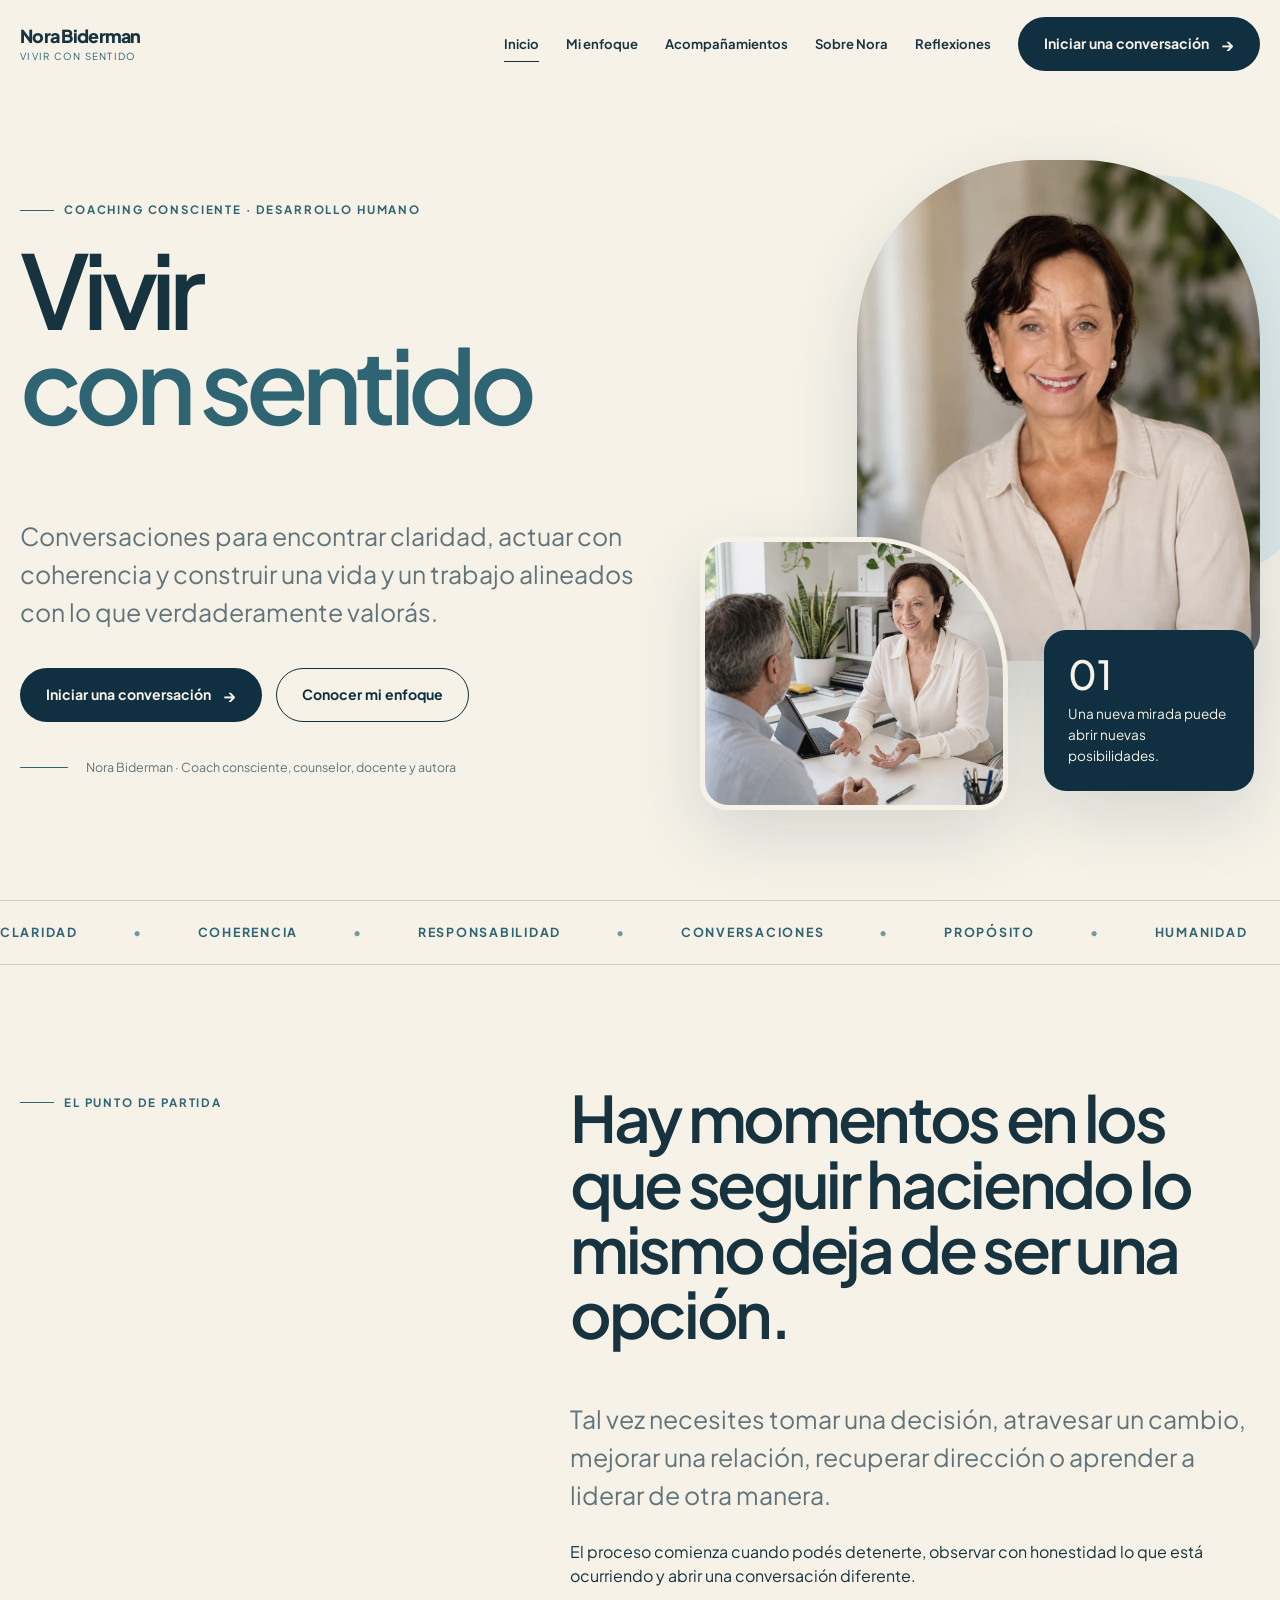
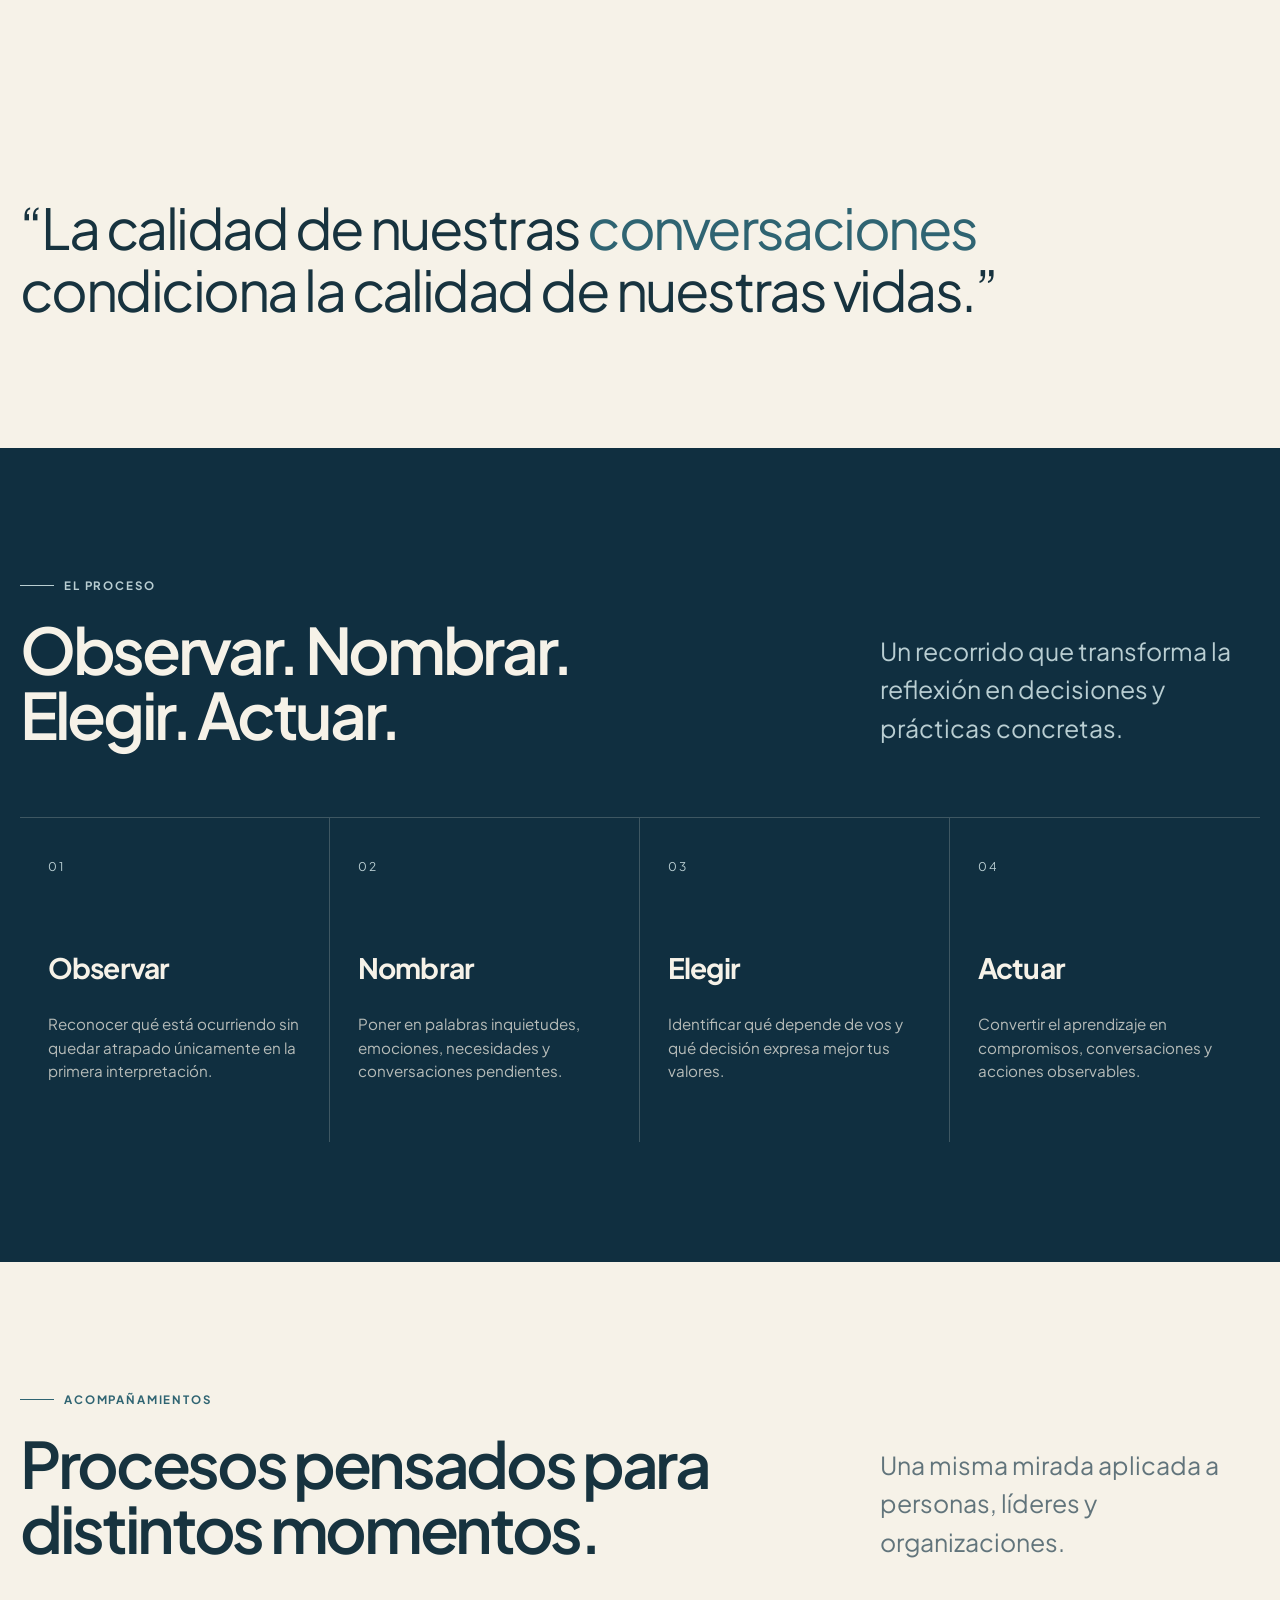
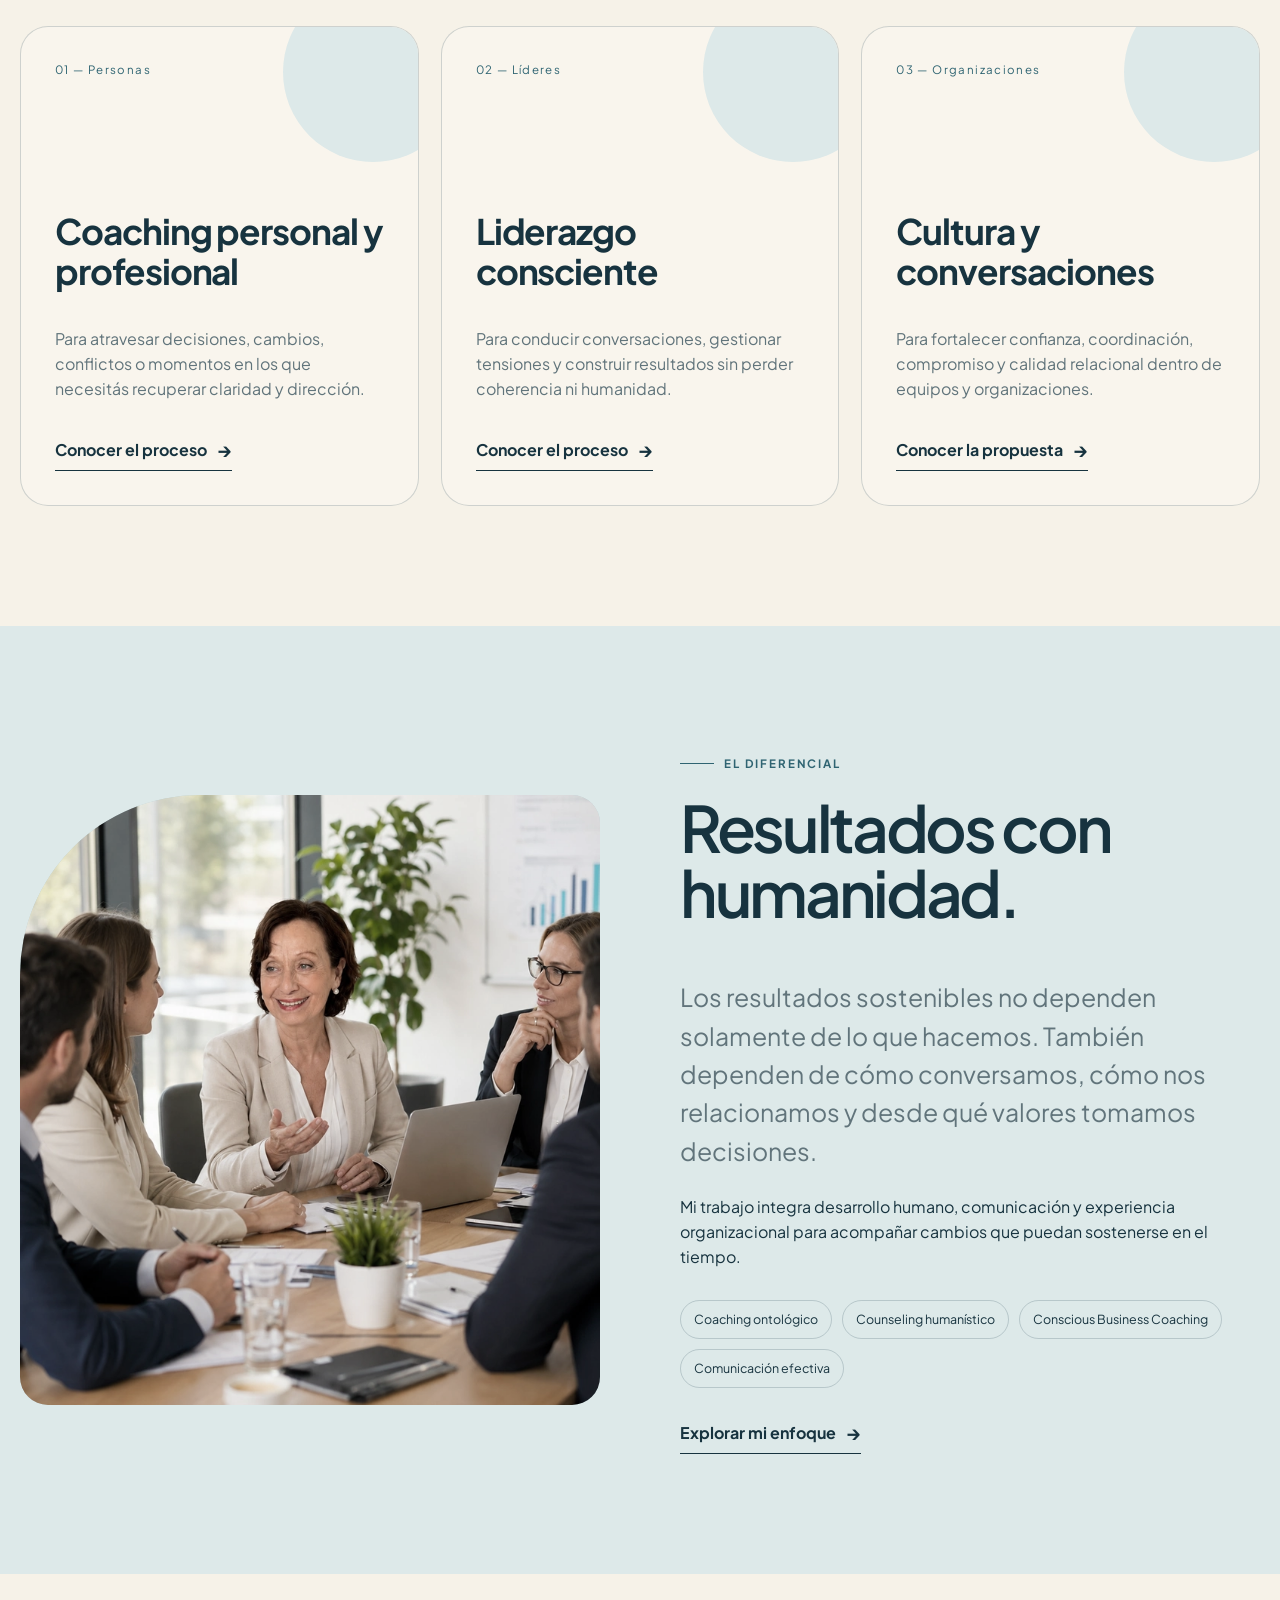
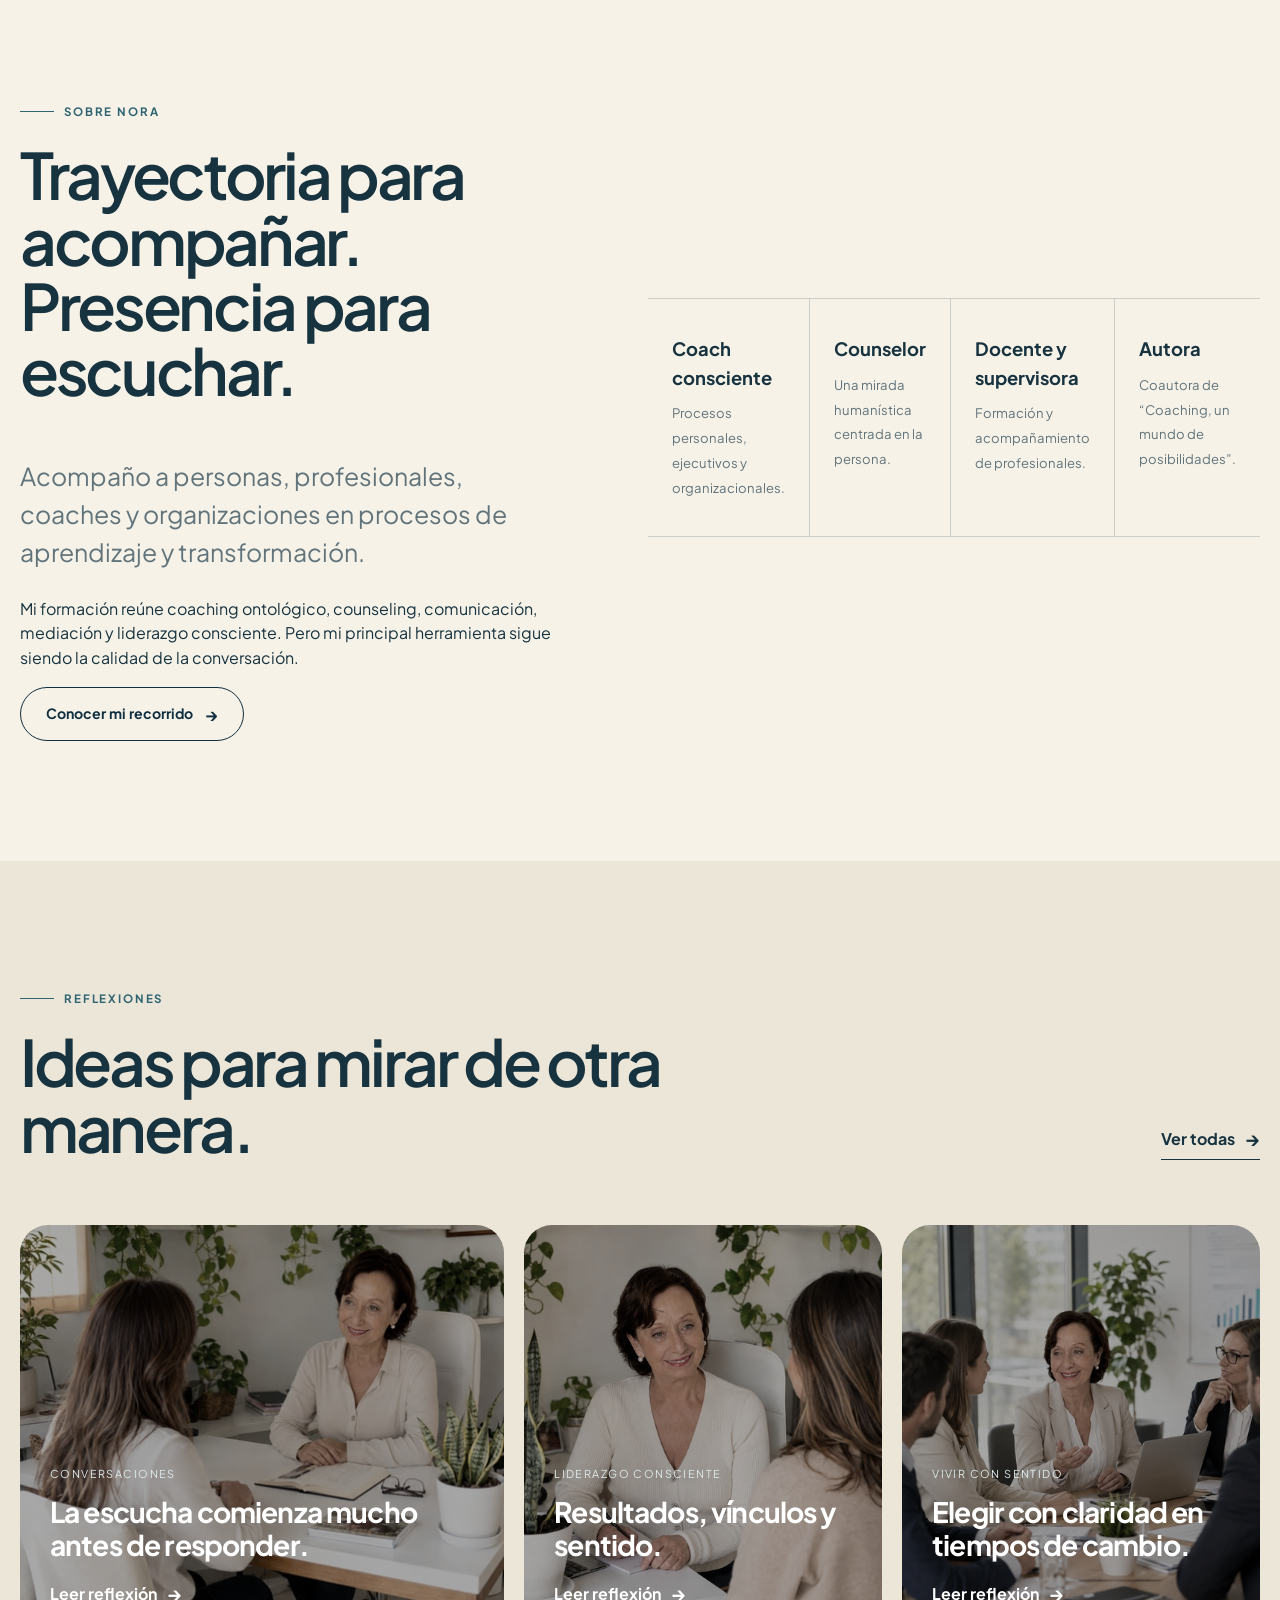
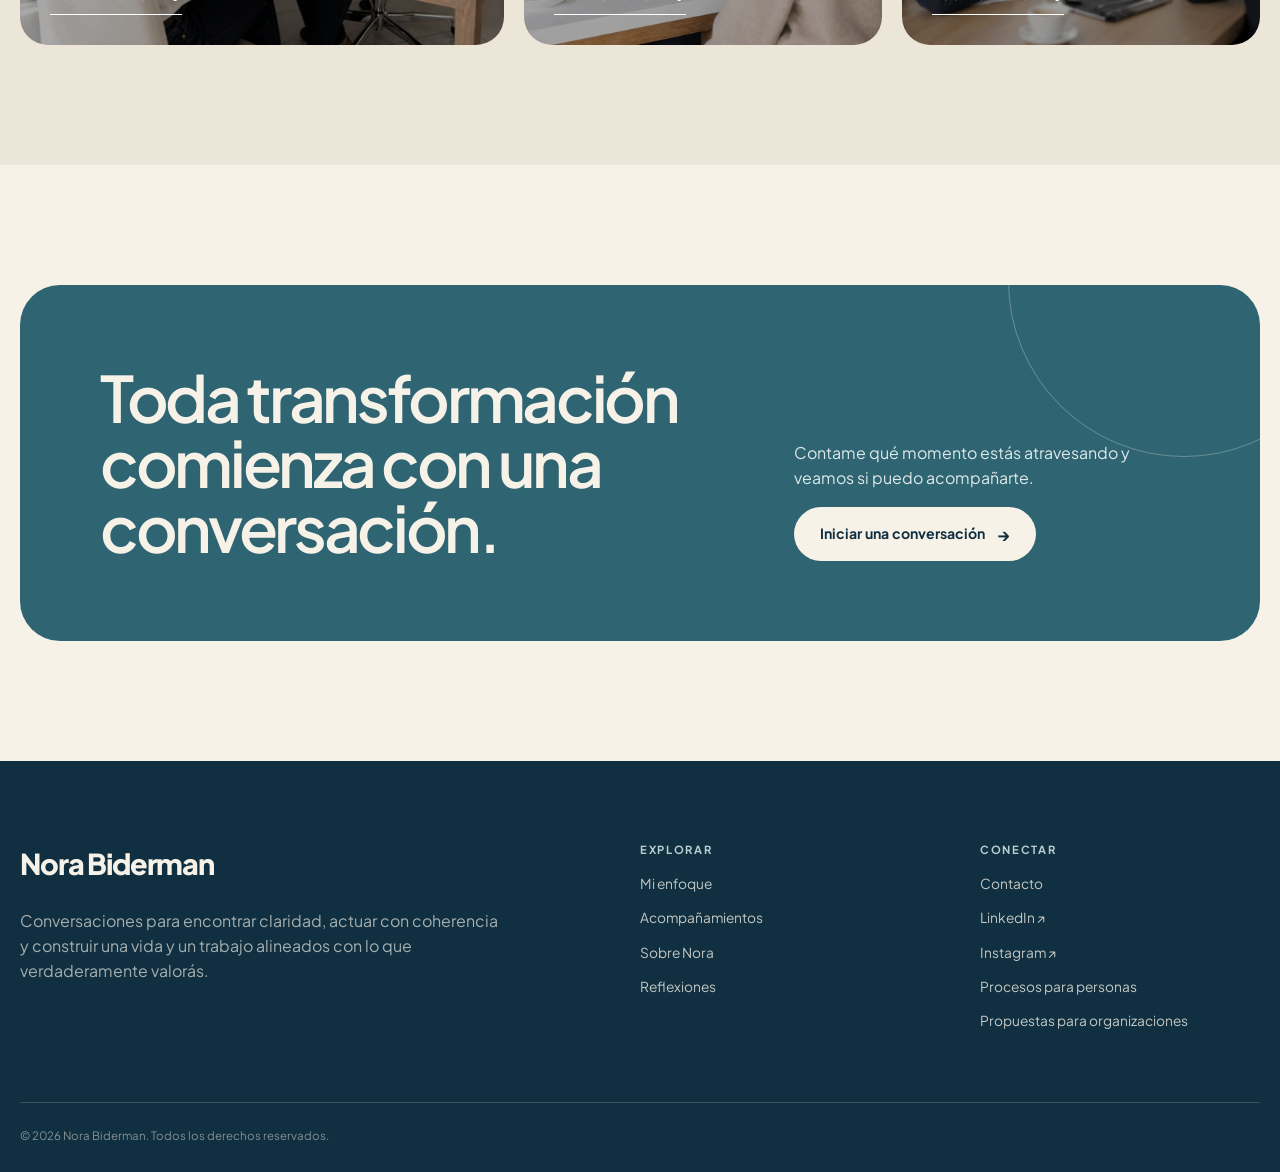
<file: index.html>
<!DOCTYPE html>

<html lang="es-AR">
<head>
<!-- Google tag (gtag.js) -->
<script async src="https://www.googletagmanager.com/gtag/js?id=G-JJ7DZNY920"></script>
<script>
  window.dataLayer = window.dataLayer || [];
  function gtag(){dataLayer.push(arguments);}
  gtag('js', new Date());

  gtag('config', 'G-JJ7DZNY920');
</script>

<meta charset="utf-8"/>
<meta content="width=device-width, initial-scale=1" name="viewport"/>
<title>Nora Biderman | Coaching consciente y desarrollo humano</title>
<meta content="Nora Biderman acompaña a personas, líderes y organizaciones con coaching consciente, desarrollo humano y conversaciones orientadas a la claridad y la acción." name="description"/>
<meta content="Nora Biderman" name="author"/>
<meta content="index,follow,max-image-preview:large,max-snippet:-1,max-video-preview:-1" name="robots"/>
<link href="https://norabiderman-coaching.com/" rel="canonical"/>
<meta content="es_AR" property="og:locale"/>
<meta content="website" property="og:type"/>
<meta content="Nora Biderman" property="og:site_name"/>
<meta content="Nora Biderman | Coaching consciente y desarrollo humano" property="og:title"/>
<meta content="Nora Biderman acompaña a personas, líderes y organizaciones con coaching consciente, desarrollo humano y conversaciones orientadas a la claridad y la acción." property="og:description"/>
<meta content="https://norabiderman-coaching.com/" property="og:url"/>
<meta content="https://norabiderman-coaching.com/assets/nora-biderman-home.webp" property="og:image"/>
<meta content="500" property="og:image:width"/>
<meta content="563" property="og:image:height"/>
<meta content="image/webp" property="og:image:type"/>
<meta content="Retrato de Nora Biderman" property="og:image:alt"/>
<meta content="summary_large_image" name="twitter:card"/>
<meta content="Nora Biderman | Coaching consciente y desarrollo humano" name="twitter:title"/>
<meta content="Nora Biderman acompaña a personas, líderes y organizaciones con coaching consciente, desarrollo humano y conversaciones orientadas a la claridad y la acción." name="twitter:description"/>
<meta content="https://norabiderman-coaching.com/assets/nora-biderman-home.webp" name="twitter:image"/>
<meta content="Retrato de Nora Biderman" name="twitter:image:alt"/>
<link as="image" fetchpriority="high" href="assets/nora-biderman-home.webp" rel="preload" type="image/webp"/>
<meta content="#102f40" name="theme-color"/>
<link href="favicon.svg" rel="icon" type="image/svg+xml"/>
<link href="https://fonts.googleapis.com" rel="preconnect"/>
<link crossorigin="" href="https://fonts.gstatic.com" rel="preconnect"/>
<link href="https://fonts.googleapis.com/css2?family=Plus+Jakarta+Sans:ital,wght@0,300;0,400;0,500;0,600;0,700;0,800;1,400&amp;display=swap" rel="stylesheet"/>
<link href="styles.css" rel="stylesheet"/>
<script type="application/ld+json">
{
  "@context": "https://schema.org",
  "@graph": [
    {
      "@type": "Person",
      "@id": "https://norabiderman-coaching.com/#nora-biderman",
      "name": "Nora Biderman",
      "url": "https://norabiderman-coaching.com/sobre-nora.html",
      "image": "https://norabiderman-coaching.com/assets/nora-biderman-portrait.webp",
      "jobTitle": [
        "Coach consciente",
        "Counselor",
        "Docente",
        "Supervisora",
        "Autora"
      ],
      "description": "Coach consciente, counselor, docente, supervisora y autora. Su práctica integra desarrollo humano, comunicación, liderazgo y experiencia organizacional.",
      "knowsAbout": [
        "Coaching consciente",
        "Coaching ontológico",
        "Counseling",
        "Liderazgo consciente",
        "Desarrollo humano",
        "Comunicación efectiva",
        "Cultura organizacional"
      ],
      "sameAs": [
        "https://ar.linkedin.com/in/nora-biderman-a055889"
      ]
    },
    {
      "@type": "WebSite",
      "@id": "https://norabiderman-coaching.com/#website",
      "url": "https://norabiderman-coaching.com/",
      "name": "Nora Biderman",
      "description": "Coaching consciente y desarrollo humano para personas, líderes y organizaciones.",
      "inLanguage": "es-AR",
      "publisher": {
        "@id": "https://norabiderman-coaching.com/#nora-biderman"
      },
      "alternateName": [
        "Nora Biderman Coaching",
        "Nora Biderman — Vivir con sentido"
      ]
    },
    {
      "@type": "WebPage",
      "@id": "https://norabiderman-coaching.com/#webpage",
      "url": "https://norabiderman-coaching.com/",
      "name": "Nora Biderman | Coaching consciente y desarrollo humano",
      "description": "Nora Biderman acompaña a personas, líderes y organizaciones con coaching consciente, desarrollo humano y conversaciones orientadas a la claridad y la acción.",
      "isPartOf": {
        "@id": "https://norabiderman-coaching.com/#website"
      },
      "about": {
        "@id": "https://norabiderman-coaching.com/#nora-biderman"
      },
      "inLanguage": "es-AR",
      "primaryImageOfPage": {
        "@type": "ImageObject",
        "@id": "https://norabiderman-coaching.com/#primaryimage",
        "url": "https://norabiderman-coaching.com/assets/nora-biderman-home.webp",
        "contentUrl": "https://norabiderman-coaching.com/assets/nora-biderman-home.webp",
        "caption": "Retrato de Nora Biderman",
        "width": 500,
        "height": 563
      },
      "dateModified": "2026-08-15"
    }
  ]
}
  </script>
</head>
<body>
<a class="skip-link" href="#contenido">Saltar al contenido</a>
<header class="site-header">
<div class="container navbar">
<a aria-label="Nora Biderman, inicio" class="brand" href="index.html">
<span class="brand-name">Nora Biderman</span>
<span class="brand-tag">Vivir con sentido</span>
</a>
<nav aria-label="Navegación principal" class="nav-links">
<a class="active" href="index.html">Inicio</a><a class="" href="enfoque.html">Mi enfoque</a><a class="" href="acompanamientos.html">Acompañamientos</a><a class="" href="sobre-nora.html">Sobre Nora</a><a class="" href="reflexiones.html">Reflexiones</a>
<a class="btn btn-primary" href="contacto.html">Iniciar una conversación <span class="arrow">→</span></a>
</nav>
<button aria-expanded="false" aria-label="Abrir menú" class="menu-toggle">☰</button>
</div>
</header>
<main id="contenido">
<section class="hero">
<div class="container hero-grid">
<div class="hero-copy reveal">
<span class="eyebrow">Coaching consciente · Desarrollo humano</span>
<h1>Vivir<br/><span class="display-line">con sentido</span></h1>
<p class="lead">Conversaciones para encontrar claridad, actuar con coherencia y construir una vida y un trabajo alineados con lo que verdaderamente valorás.</p>
<div class="hero-actions">
<a class="btn btn-primary" href="contacto.html">Iniciar una conversación <span class="arrow">→</span></a>
<a class="btn btn-secondary" href="enfoque.html">Conocer mi enfoque</a>
</div>
<div class="hero-signature">Nora Biderman · Coach consciente, counselor, docente y autora</div>
</div>
<div class="hero-visual reveal">
<div class="hero-image-main"><img alt="Retrato de Nora Biderman" decoding="async" fetchpriority="high" height="563" loading="eager" src="assets/nora-biderman-home.webp" width="500"/></div>
<div class="hero-image-small"><img alt="Dos personas en una conversación profesional" decoding="async" height="1402" loading="lazy" sizes="(max-width: 640px) 62vw, (max-width: 980px) 55vw, 340px" src="assets/coaching-two-women.webp" srcset="assets/coaching-two-women-480.webp 480w, assets/coaching-two-women-768.webp 768w, assets/coaching-two-women.webp 1122w" width="1122"/></div>
<div class="hero-note"><strong>01</strong>Una nueva mirada puede abrir nuevas posibilidades.</div>
</div>
</div>
</section>
<div aria-hidden="true" class="marquee"><div class="marquee-track">
<span>Claridad</span><span>Coherencia</span><span>Responsabilidad</span><span>Conversaciones</span><span>Propósito</span><span>Humanidad</span>
<span>Claridad</span><span>Coherencia</span><span>Responsabilidad</span><span>Conversaciones</span><span>Propósito</span><span>Humanidad</span>
</div></div>
<section class="section">
<div class="container intro-grid">
<div class="reveal"><span class="eyebrow">El punto de partida</span></div>
<div class="intro-copy reveal">
<h2>Hay momentos en los que seguir haciendo lo mismo deja de ser una opción.</h2>
<p class="lead">Tal vez necesites tomar una decisión, atravesar un cambio, mejorar una relación, recuperar dirección o aprender a liderar de otra manera.</p>
<p>El proceso comienza cuando podés detenerte, observar con honestidad lo que está ocurriendo y abrir una conversación diferente.</p>
</div>
</div>
</section>
<section class="section-sm">
<div class="container reveal">
<p class="quote-block">“La calidad de nuestras <em>conversaciones</em> condiciona la calidad de nuestras vidas.”</p>
</div>
</section>
<section class="section dark-section">
<div class="container">
<div class="section-head reveal">
<div><span class="eyebrow">El proceso</span><h2>Observar. Nombrar.<br/>Elegir. Actuar.</h2></div>
<p class="lead">Un recorrido que transforma la reflexión en decisiones y prácticas concretas.</p>
</div>
<div class="method-grid">
<article class="method-card reveal"><div class="method-number">01</div><h3>Observar</h3><p>Reconocer qué está ocurriendo sin quedar atrapado únicamente en la primera interpretación.</p></article>
<article class="method-card reveal"><div class="method-number">02</div><h3>Nombrar</h3><p>Poner en palabras inquietudes, emociones, necesidades y conversaciones pendientes.</p></article>
<article class="method-card reveal"><div class="method-number">03</div><h3>Elegir</h3><p>Identificar qué depende de vos y qué decisión expresa mejor tus valores.</p></article>
<article class="method-card reveal"><div class="method-number">04</div><h3>Actuar</h3><p>Convertir el aprendizaje en compromisos, conversaciones y acciones observables.</p></article>
</div>
</div>
</section>
<section class="section">
<div class="container">
<div class="section-head reveal">
<div><span class="eyebrow">Acompañamientos</span><h2>Procesos pensados para distintos momentos.</h2></div>
<p class="lead">Una misma mirada aplicada a personas, líderes y organizaciones.</p>
</div>
<div class="services-grid">
<article class="service-card reveal"><div class="service-orb"></div><span class="num">01 — Personas</span><h3>Coaching personal y profesional</h3><p>Para atravesar decisiones, cambios, conflictos o momentos en los que necesitás recuperar claridad y dirección.</p><a class="text-link" href="coaching-personal.html">Conocer el proceso <span class="arrow">→</span></a></article>
<article class="service-card reveal"><div class="service-orb"></div><span class="num">02 — Líderes</span><h3>Liderazgo consciente</h3><p>Para conducir conversaciones, gestionar tensiones y construir resultados sin perder coherencia ni humanidad.</p><a class="text-link" href="liderazgo-consciente.html">Conocer el proceso <span class="arrow">→</span></a></article>
<article class="service-card reveal"><div class="service-orb"></div><span class="num">03 — Organizaciones</span><h3>Cultura y conversaciones</h3><p>Para fortalecer confianza, coordinación, compromiso y calidad relacional dentro de equipos y organizaciones.</p><a class="text-link" href="coaching-para-empresas.html">Conocer la propuesta <span class="arrow">→</span></a></article>
</div>
</div>
</section>
<section class="section" style="background:var(--sky)">
<div class="container split">
<div class="image-frame reveal"><img alt="Personas conversando en un espacio de trabajo luminoso" decoding="async" height="1402" loading="lazy" sizes="(max-width: 640px) calc(100vw - 28px), (max-width: 980px) calc(100vw - 40px), 580px" src="assets/team-conversation.webp" srcset="assets/team-conversation-480.webp 480w, assets/team-conversation-768.webp 768w, assets/team-conversation.webp 1122w" width="1122"/></div>
<div class="reveal">
<span class="eyebrow">El diferencial</span>
<h2>Resultados con humanidad.</h2>
<p class="lead">Los resultados sostenibles no dependen solamente de lo que hacemos. También dependen de cómo conversamos, cómo nos relacionamos y desde qué valores tomamos decisiones.</p>
<p>Mi trabajo integra desarrollo humano, comunicación y experiencia organizacional para acompañar cambios que puedan sostenerse en el tiempo.</p>
<div class="pill-list"><span class="pill">Coaching ontológico</span><span class="pill">Counseling humanístico</span><span class="pill">Conscious Business Coaching</span><span class="pill">Comunicación efectiva</span></div>
<a class="text-link" href="enfoque.html">Explorar mi enfoque <span class="arrow">→</span></a>
</div>
</div>
</section>
<section class="section">
<div class="container split">
<div class="reveal">
<span class="eyebrow">Sobre Nora</span>
<h2>Trayectoria para acompañar. Presencia para escuchar.</h2>
<p class="lead">Acompaño a personas, profesionales, coaches y organizaciones en procesos de aprendizaje y transformación.</p>
<p>Mi formación reúne coaching ontológico, counseling, comunicación, mediación y liderazgo consciente. Pero mi principal herramienta sigue siendo la calidad de la conversación.</p>
<a class="btn btn-secondary" href="sobre-nora.html">Conocer mi recorrido <span class="arrow">→</span></a>
</div>
<div class="reveal">
<div class="credentials">
<div class="credential"><strong>Coach consciente</strong><span>Procesos personales, ejecutivos y organizacionales.</span></div>
<div class="credential"><strong>Counselor</strong><span>Una mirada humanística centrada en la persona.</span></div>
<div class="credential"><strong>Docente y supervisora</strong><span>Formación y acompañamiento de profesionales.</span></div>
<div class="credential"><strong>Autora</strong><span>Coautora de “Coaching, un mundo de posibilidades”.</span></div>
</div>
</div>
</div>
</section>
<section class="section" style="background:var(--ivory-deep)">
<div class="container">
<div class="section-head reveal"><div><span class="eyebrow">Reflexiones</span><h2>Ideas para mirar de otra manera.</h2></div><a class="text-link" href="reflexiones.html">Ver todas <span class="arrow">→</span></a></div>
<div class="reflection-grid">
<a class="article-card reveal" href="reflexiones.html"><img alt="Conversación entre profesionales" decoding="async" height="1402" loading="lazy" sizes="(max-width: 640px) calc(100vw - 28px), (max-width: 980px) calc(50vw - 30px), 390px" src="assets/executive-conversation.webp" srcset="assets/executive-conversation-480.webp 480w, assets/executive-conversation-768.webp 768w, assets/executive-conversation.webp 1122w" width="1122"/><div class="article-body"><span class="article-tag">Conversaciones</span><h3>La escucha comienza mucho antes de responder.</h3><span class="text-link">Leer reflexión <span class="arrow">→</span></span></div></a>
<a class="article-card reveal" href="reflexiones.html"><img alt="Dos profesionales en una conversación de escucha" decoding="async" height="1402" loading="lazy" sizes="(max-width: 640px) calc(100vw - 28px), (max-width: 980px) calc(50vw - 30px), 390px" src="assets/coaching-dialogue.webp" srcset="assets/coaching-dialogue-480.webp 480w, assets/coaching-dialogue-768.webp 768w, assets/coaching-dialogue.webp 1122w" width="1122"/><div class="article-body"><span class="article-tag">Liderazgo consciente</span><h3>Resultados, vínculos y sentido.</h3><span class="text-link">Leer reflexión <span class="arrow">→</span></span></div></a>
<a class="article-card reveal" href="reflexiones.html"><img alt="Personas colaborando" decoding="async" height="1402" loading="lazy" sizes="(max-width: 640px) calc(100vw - 28px), (max-width: 980px) calc(50vw - 30px), 390px" src="assets/team-conversation.webp" srcset="assets/team-conversation-480.webp 480w, assets/team-conversation-768.webp 768w, assets/team-conversation.webp 1122w" width="1122"/><div class="article-body"><span class="article-tag">Vivir con sentido</span><h3>Elegir con claridad en tiempos de cambio.</h3><span class="text-link">Leer reflexión <span class="arrow">→</span></span></div></a>
</div>
</div>
</section>
<section class="section">
<div class="container cta-panel reveal">
<h2>Toda transformación comienza con una conversación.</h2>
<div><p>Contame qué momento estás atravesando y veamos si puedo acompañarte.</p><a class="btn btn-light" href="contacto.html">Iniciar una conversación <span class="arrow">→</span></a></div>
</div>
</section>
</main>
<footer class="site-footer">
<div class="container">
<div class="footer-grid">
<div class="footer-brand">
<div class="brand-name">Nora Biderman</div>
<p>Conversaciones para encontrar claridad, actuar con coherencia y construir una vida y un trabajo alineados con lo que verdaderamente valorás.</p>
</div>
<div class="footer-col">
<h4>Explorar</h4>
<a href="enfoque.html">Mi enfoque</a>
<a href="acompanamientos.html">Acompañamientos</a>
<a href="sobre-nora.html">Sobre Nora</a>
<a href="reflexiones.html">Reflexiones</a>
</div>
<div class="footer-col">
<h4>Conectar</h4>
<a href="contacto.html">Contacto</a>
<a href="https://ar.linkedin.com/in/nora-biderman-a055889" rel="noreferrer" target="_blank">LinkedIn ↗</a>
            <a href="https://www.instagram.com/norabiderman.coaching/" target="_blank" rel="noopener noreferrer">Instagram ↗</a>
<a href="contacto.html">Procesos para personas</a>
<a href="contacto.html">Propuestas para organizaciones</a>
</div>
</div>
<div class="footer-bottom">
<span>© 2026 Nora Biderman. Todos los derechos reservados.</span>
</div>
</div>
</footer>
<script src="script.js"></script>
</body>
</html>
</file>
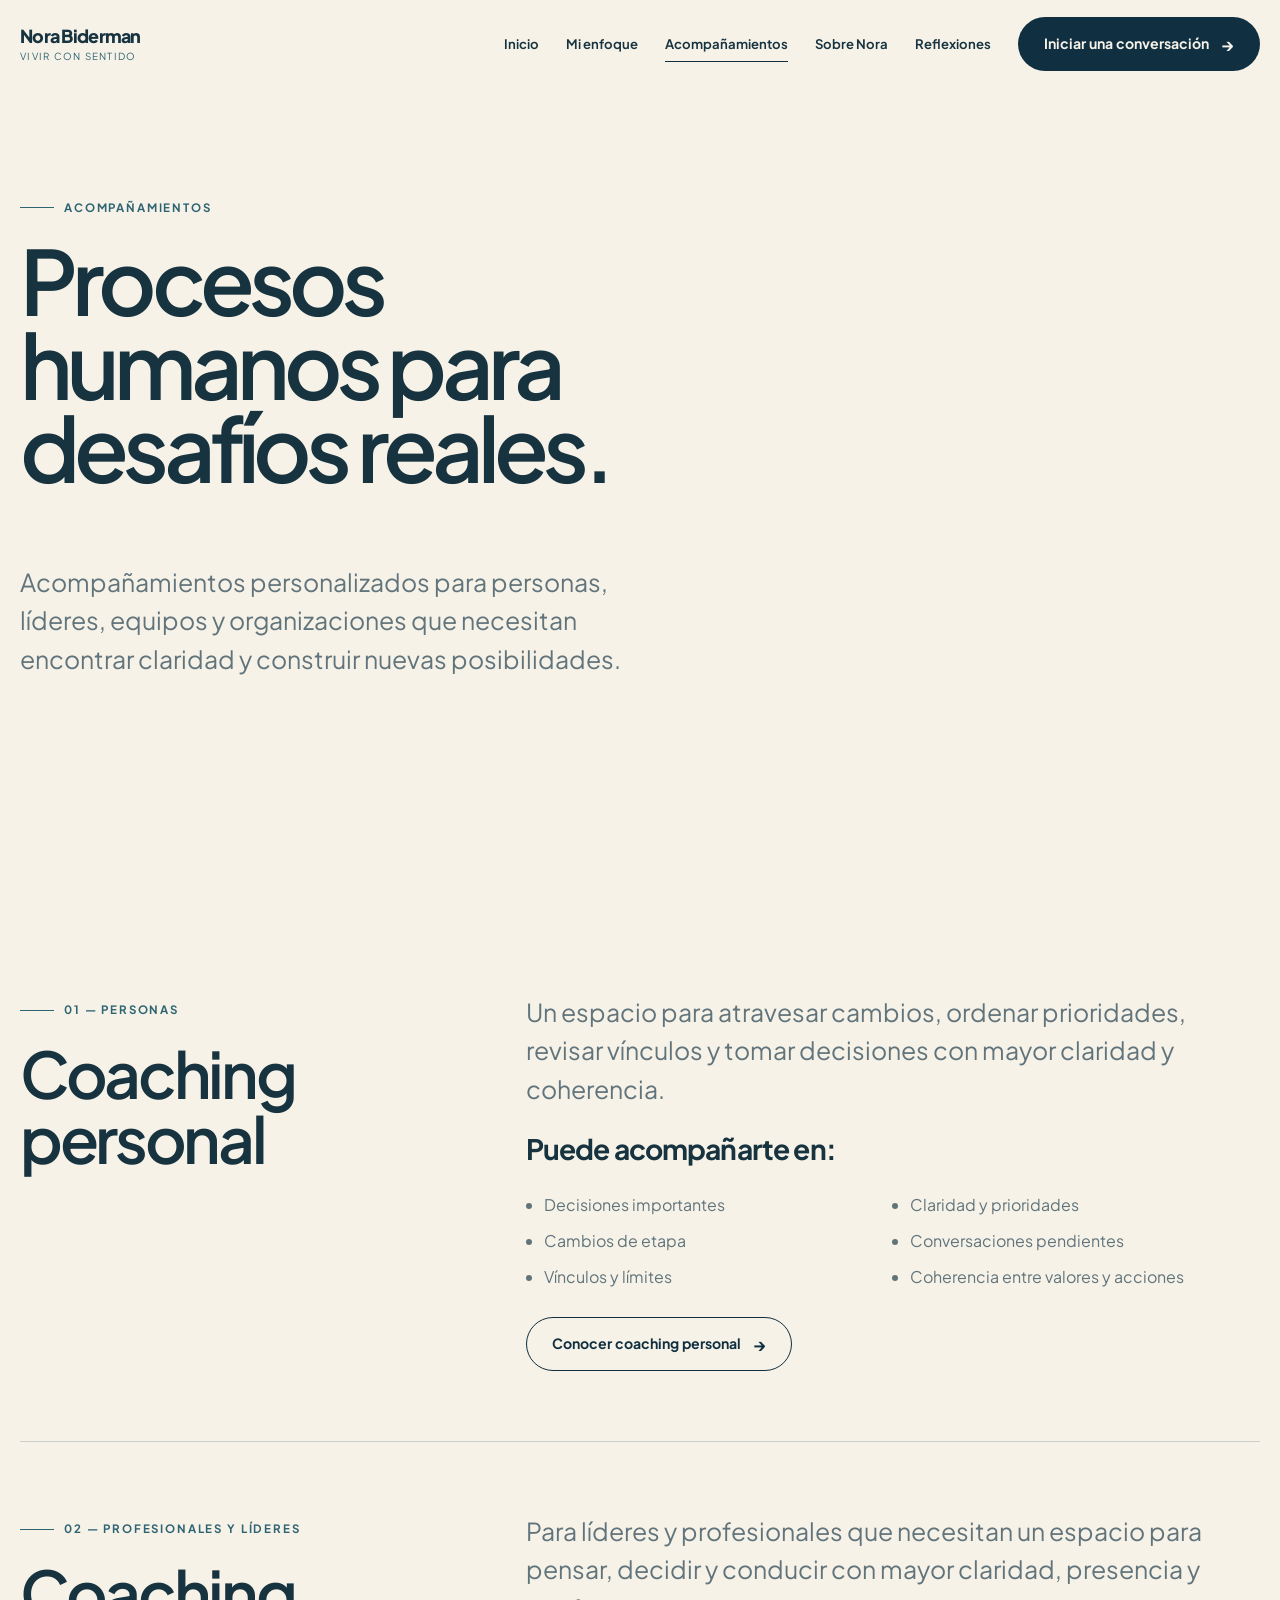
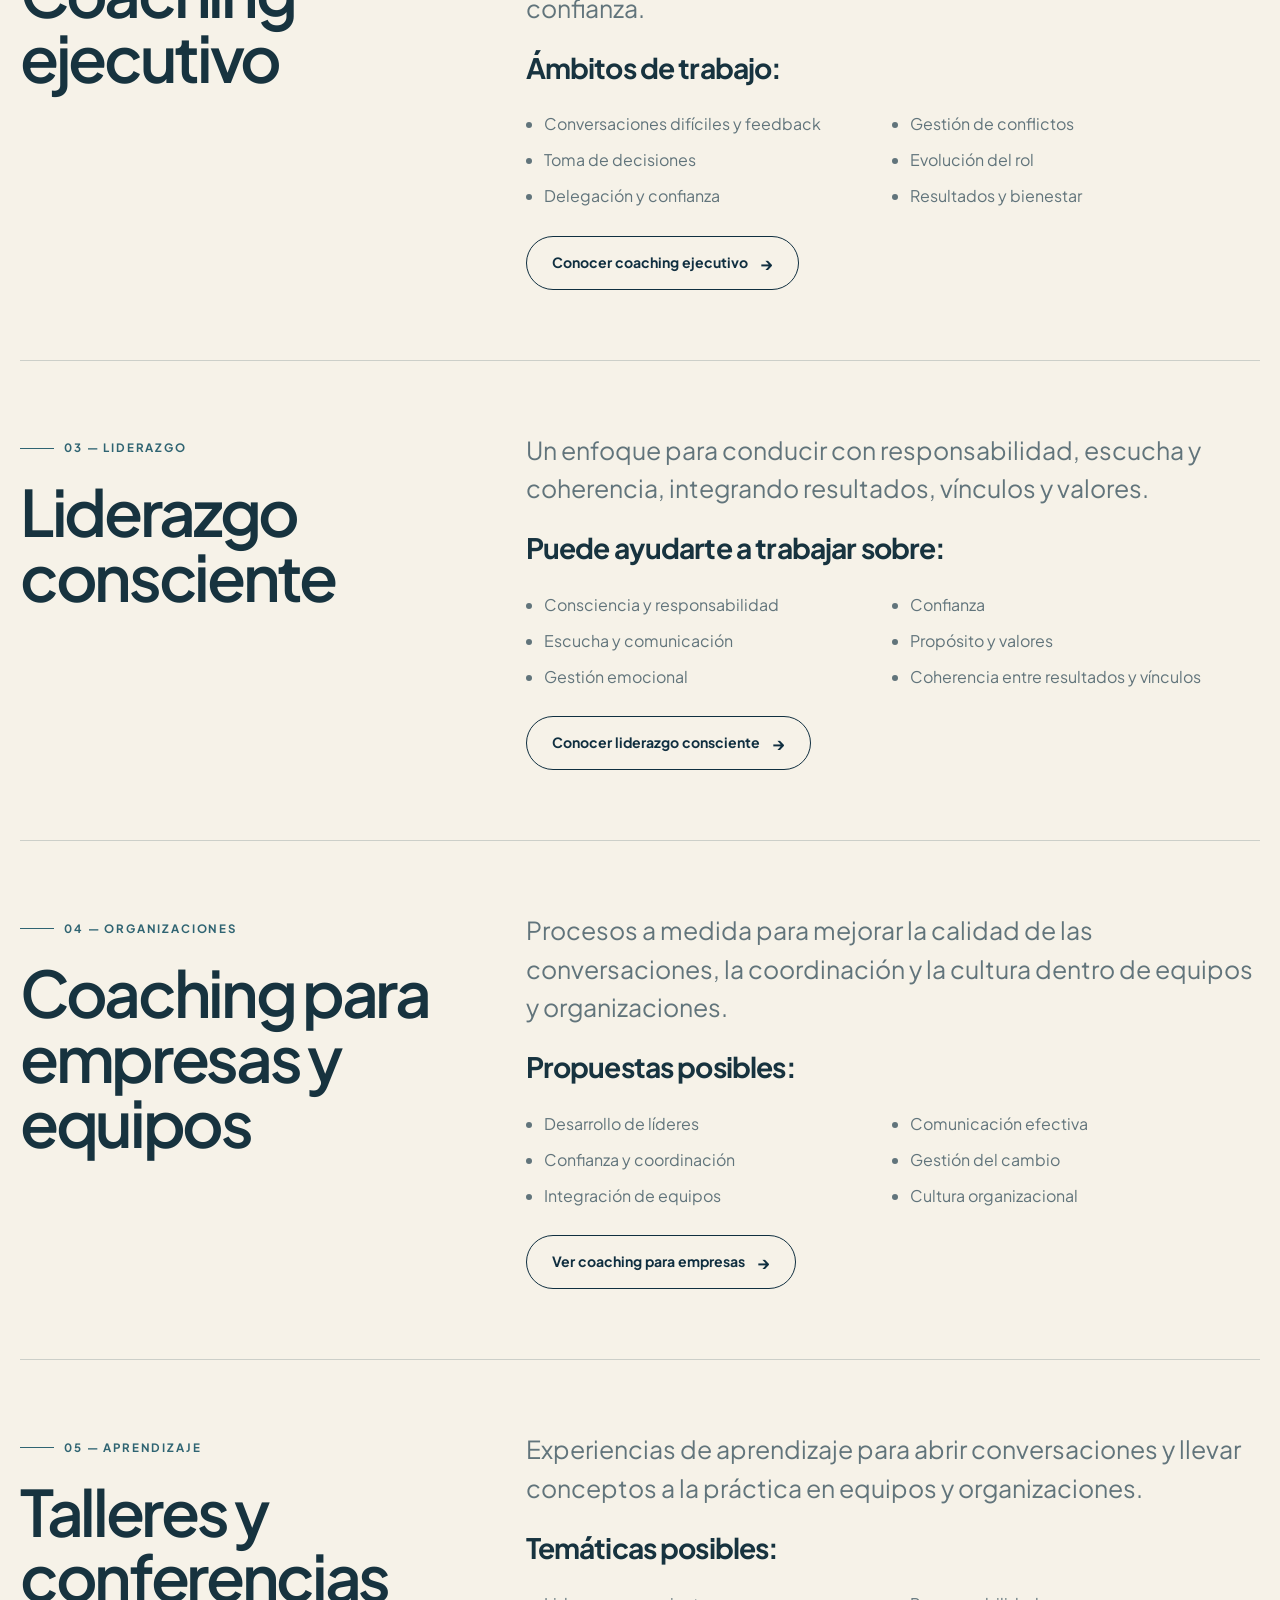
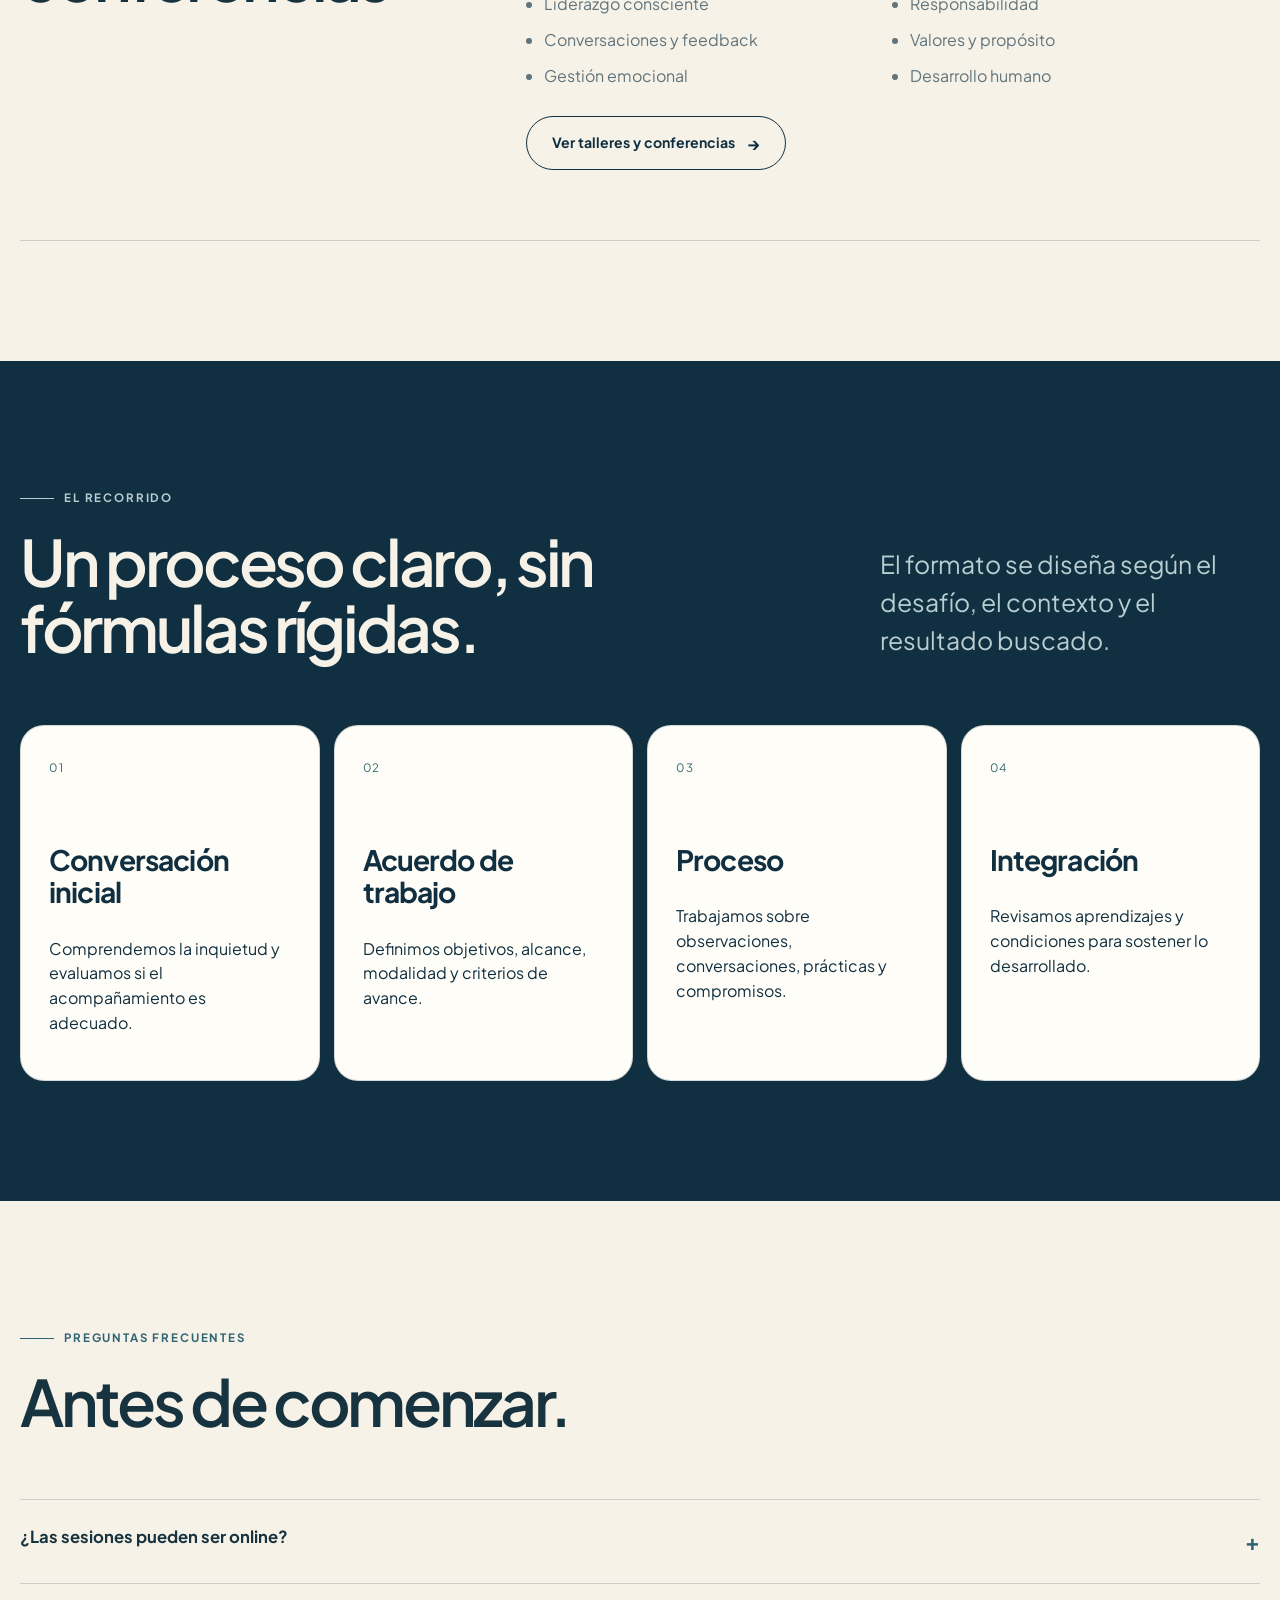
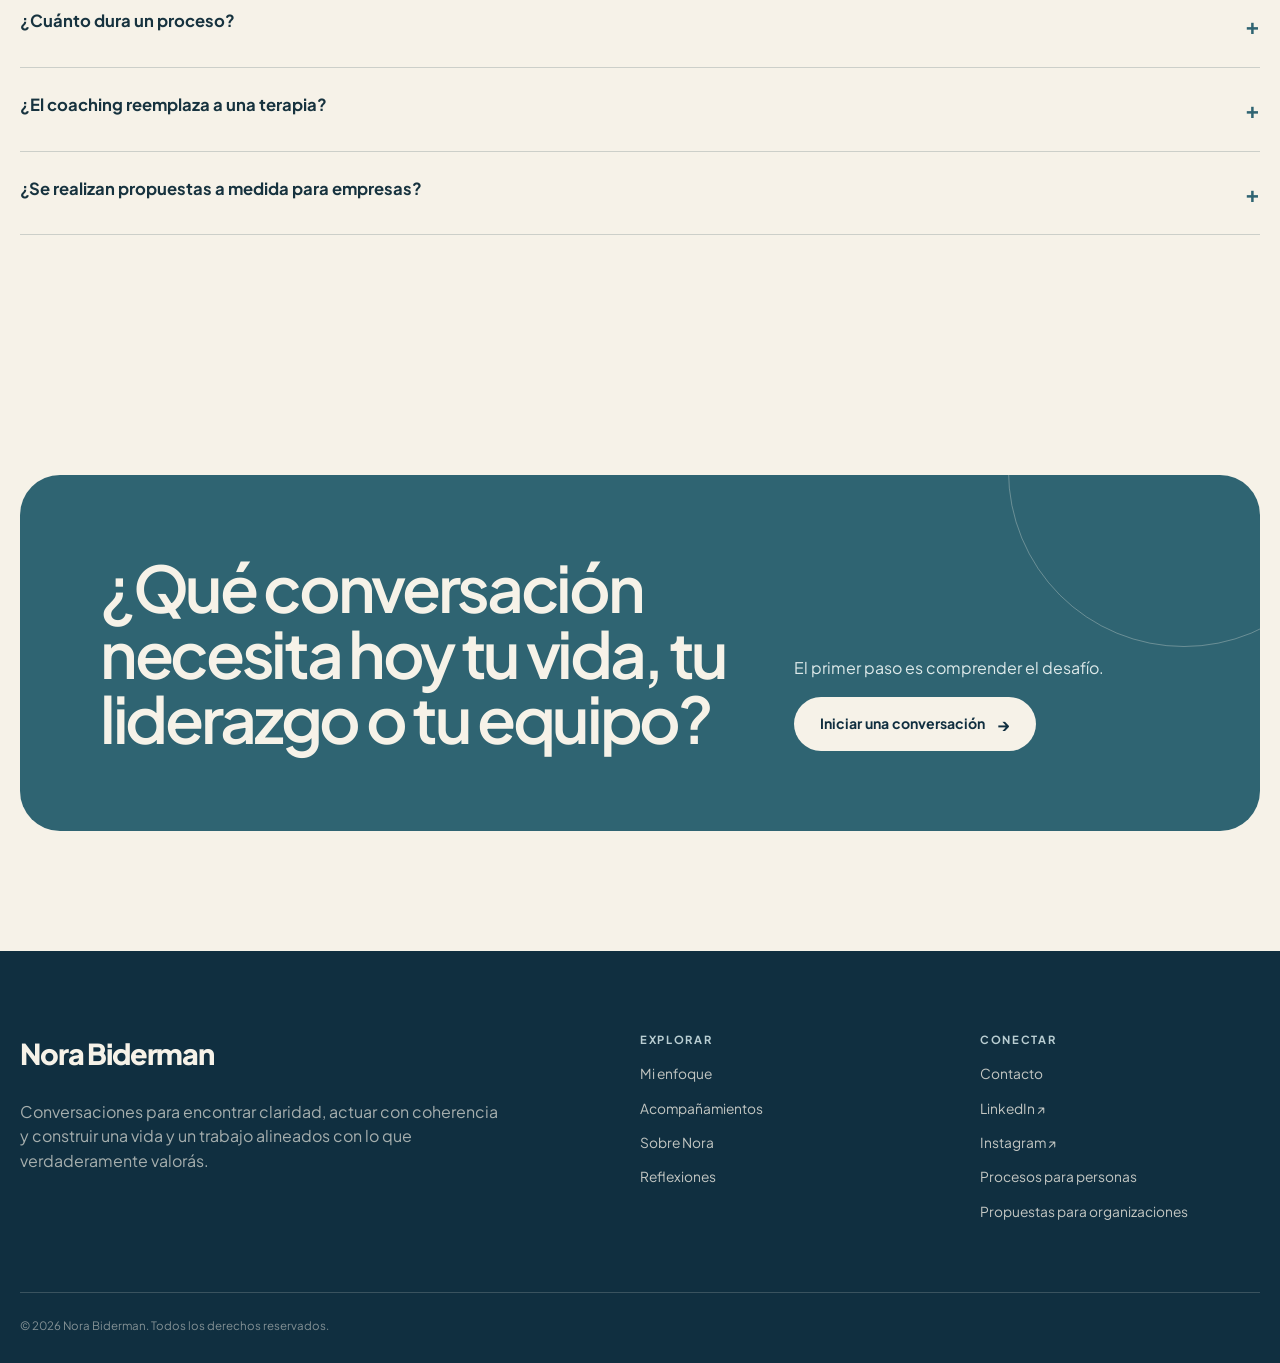
<file: acompanamientos.html>
<!DOCTYPE html>

<html lang="es-AR">
<head>
<!-- Google tag (gtag.js) -->
<script async src="https://www.googletagmanager.com/gtag/js?id=G-JJ7DZNY920"></script>
<script>
  window.dataLayer = window.dataLayer || [];
  function gtag(){dataLayer.push(arguments);}
  gtag('js', new Date());

  gtag('config', 'G-JJ7DZNY920');
</script>

<meta charset="utf-8"/>
<meta content="width=device-width, initial-scale=1" name="viewport"/>
<title>Coaching personal, ejecutivo y para empresas | Nora Biderman</title>
<meta content="Conocé los acompañamientos de Nora Biderman: coaching personal, coaching ejecutivo, liderazgo consciente, procesos para empresas, talleres y conferencias." name="description"/>
<meta content="Nora Biderman" name="author"/>
<meta content="index,follow,max-image-preview:large,max-snippet:-1,max-video-preview:-1" name="robots"/>
<link href="https://norabiderman-coaching.com/acompanamientos.html" rel="canonical"/>
<meta content="es_AR" property="og:locale"/>
<meta content="website" property="og:type"/>
<meta content="Nora Biderman" property="og:site_name"/>
<meta content="Coaching personal, ejecutivo y para empresas | Nora Biderman" property="og:title"/>
<meta content="Conocé los acompañamientos de Nora Biderman: coaching personal, coaching ejecutivo, liderazgo consciente, procesos para empresas, talleres y conferencias." property="og:description"/>
<meta content="https://norabiderman-coaching.com/acompanamientos.html" property="og:url"/>
<meta content="https://norabiderman-coaching.com/assets/team-conversation.webp" property="og:image"/>
<meta content="1122" property="og:image:width"/>
<meta content="1402" property="og:image:height"/>
<meta content="image/webp" property="og:image:type"/>
<meta content="Personas conversando en un entorno profesional" property="og:image:alt"/>
<meta content="summary_large_image" name="twitter:card"/>
<meta content="Coaching personal, ejecutivo y para empresas | Nora Biderman" name="twitter:title"/>
<meta content="Conocé los acompañamientos de Nora Biderman: coaching personal, coaching ejecutivo, liderazgo consciente, procesos para empresas, talleres y conferencias." name="twitter:description"/>
<meta content="https://norabiderman-coaching.com/assets/team-conversation.webp" name="twitter:image"/>
<meta content="Personas conversando en un entorno profesional" name="twitter:image:alt"/>
<link as="image" fetchpriority="high" href="assets/team-conversation.webp" imagesizes="(max-width: 640px) calc(100vw - 28px), (max-width: 980px) calc(100vw - 40px), 560px" imagesrcset="assets/team-conversation-480.webp 480w, assets/team-conversation-768.webp 768w, assets/team-conversation.webp 1122w" rel="preload" type="image/webp"/>
<meta content="#102f40" name="theme-color"/>
<link href="favicon.svg" rel="icon" type="image/svg+xml"/>
<link href="https://fonts.googleapis.com" rel="preconnect"/>
<link crossorigin="" href="https://fonts.gstatic.com" rel="preconnect"/>
<link href="https://fonts.googleapis.com/css2?family=Plus+Jakarta+Sans:ital,wght@0,300;0,400;0,500;0,600;0,700;0,800;1,400&amp;display=swap" rel="stylesheet"/>
<link href="styles.css" rel="stylesheet"/>
<script type="application/ld+json">
{
  "@context": "https://schema.org",
  "@graph": [
    {
      "@type": "Person",
      "@id": "https://norabiderman-coaching.com/#nora-biderman",
      "name": "Nora Biderman",
      "url": "https://norabiderman-coaching.com/sobre-nora.html",
      "image": "https://norabiderman-coaching.com/assets/nora-biderman-portrait.webp",
      "jobTitle": [
        "Coach consciente",
        "Counselor",
        "Docente",
        "Supervisora",
        "Autora"
      ],
      "description": "Coach consciente, counselor, docente, supervisora y autora. Su práctica integra desarrollo humano, comunicación, liderazgo y experiencia organizacional.",
      "knowsAbout": [
        "Coaching consciente",
        "Coaching ontológico",
        "Counseling",
        "Liderazgo consciente",
        "Desarrollo humano",
        "Comunicación efectiva",
        "Cultura organizacional"
      ],
      "sameAs": [
        "https://ar.linkedin.com/in/nora-biderman-a055889"
      ]
    },
    {
      "@type": "WebSite",
      "@id": "https://norabiderman-coaching.com/#website",
      "url": "https://norabiderman-coaching.com/",
      "name": "Nora Biderman",
      "description": "Coaching consciente y desarrollo humano para personas, líderes y organizaciones.",
      "inLanguage": "es-AR",
      "publisher": {
        "@id": "https://norabiderman-coaching.com/#nora-biderman"
      },
      "alternateName": [
        "Nora Biderman Coaching",
        "Nora Biderman — Vivir con sentido"
      ]
    },
    {
      "@type": "BreadcrumbList",
      "@id": "https://norabiderman-coaching.com/acompanamientos.html#breadcrumb",
      "itemListElement": [
        {
          "@type": "ListItem",
          "position": 1,
          "name": "Inicio",
          "item": "https://norabiderman-coaching.com/"
        },
        {
          "@type": "ListItem",
          "position": 2,
          "name": "Acompañamientos",
          "item": "https://norabiderman-coaching.com/acompanamientos.html"
        }
      ]
    },
    {
      "@type": "WebPage",
      "@id": "https://norabiderman-coaching.com/acompanamientos.html#webpage",
      "url": "https://norabiderman-coaching.com/acompanamientos.html",
      "name": "Coaching personal, ejecutivo y para empresas | Nora Biderman",
      "description": "Conocé los acompañamientos de Nora Biderman: coaching personal, coaching ejecutivo, liderazgo consciente, procesos para empresas, talleres y conferencias.",
      "isPartOf": {
        "@id": "https://norabiderman-coaching.com/#website"
      },
      "about": {
        "@id": "https://norabiderman-coaching.com/#nora-biderman"
      },
      "inLanguage": "es-AR",
      "primaryImageOfPage": {
        "@type": "ImageObject",
        "@id": "https://norabiderman-coaching.com/acompanamientos.html#primaryimage",
        "url": "https://norabiderman-coaching.com/assets/team-conversation.webp",
        "contentUrl": "https://norabiderman-coaching.com/assets/team-conversation.webp",
        "caption": "Personas conversando en un entorno profesional",
        "width": 1122,
        "height": 1402
      },
      "breadcrumb": {
        "@id": "https://norabiderman-coaching.com/acompanamientos.html#breadcrumb"
      },
      "dateModified": "2026-08-15",
      "mainEntity": {
        "@id": "https://norabiderman-coaching.com/acompanamientos.html#service"
      }
    },
    {
      "@type": "Service",
      "@id": "https://norabiderman-coaching.com/acompanamientos.html#service",
      "url": "https://norabiderman-coaching.com/acompanamientos.html",
      "name": "Acompañamientos de Nora Biderman",
      "provider": {
        "@id": "https://norabiderman-coaching.com/#nora-biderman"
      },
      "serviceType": [
        "Coaching personal",
        "Coaching ejecutivo",
        "Liderazgo consciente",
        "Coaching para empresas y equipos",
        "Talleres y conferencias"
      ],
      "description": "Conocé los acompañamientos de Nora Biderman: coaching personal, coaching ejecutivo, liderazgo consciente, procesos para empresas, talleres y conferencias."
    }
  ]
}
</script>
</head>
<body>
<a class="skip-link" href="#contenido">Saltar al contenido</a>
<header class="site-header">
<div class="container navbar">
<a aria-label="Nora Biderman, inicio" class="brand" href="index.html">
<span class="brand-name">Nora Biderman</span>
<span class="brand-tag">Vivir con sentido</span>
</a>
<nav aria-label="Navegación principal" class="nav-links">
<a class="" href="index.html">Inicio</a><a class="" href="enfoque.html">Mi enfoque</a><a class="active" href="acompanamientos.html">Acompañamientos</a><a class="" href="sobre-nora.html">Sobre Nora</a><a class="" href="reflexiones.html">Reflexiones</a>
<a class="btn btn-primary" href="contacto.html">Iniciar una conversación <span class="arrow">→</span></a>
</nav>
<button aria-expanded="false" aria-label="Abrir menú" class="menu-toggle">☰</button>
</div>
</header>
<main id="contenido">
<section class="inner-hero"><div class="container inner-hero-grid">
<div class="reveal"><span class="eyebrow">Acompañamientos</span><h1>Procesos humanos para desafíos reales.</h1><p class="lead">Acompañamientos personalizados para personas, líderes, equipos y organizaciones que necesitan encontrar claridad y construir nuevas posibilidades.</p></div>
<div class="inner-visual reveal"><img alt="Personas conversando en un entorno profesional" decoding="async" fetchpriority="high" height="1402" loading="eager" sizes="(max-width: 640px) calc(100vw - 28px), (max-width: 980px) calc(100vw - 40px), 560px" src="assets/team-conversation.webp" srcset="assets/team-conversation-480.webp 480w, assets/team-conversation-768.webp 768w, assets/team-conversation.webp 1122w" width="1122"/></div>
</div></section>
<section class="section"><div class="container">



<article class="detail-card reveal" id="personal"><div><span class="eyebrow">01 — Personas</span><h2>Coaching personal</h2></div><div><p class="lead">Un espacio para atravesar cambios, ordenar prioridades, revisar vínculos y tomar decisiones con mayor claridad y coherencia.</p><h3>Puede acompañarte en:</h3><ul><li>Decisiones importantes</li><li>Cambios de etapa</li><li>Vínculos y límites</li><li>Claridad y prioridades</li><li>Conversaciones pendientes</li><li>Coherencia entre valores y acciones</li></ul><a class="btn btn-secondary" href="coaching-personal.html">Conocer coaching personal <span class="arrow">→</span></a></div></article><article class="detail-card reveal" id="ejecutivo"><div><span class="eyebrow">02 — Profesionales y líderes</span><h2>Coaching ejecutivo</h2></div><div><p class="lead">Para líderes y profesionales que necesitan un espacio para pensar, decidir y conducir con mayor claridad, presencia y confianza.</p><h3>Ámbitos de trabajo:</h3><ul><li>Conversaciones difíciles y feedback</li><li>Toma de decisiones</li><li>Delegación y confianza</li><li>Gestión de conflictos</li><li>Evolución del rol</li><li>Resultados y bienestar</li></ul><a class="btn btn-secondary" href="coaching-ejecutivo.html">Conocer coaching ejecutivo <span class="arrow">→</span></a></div></article><article class="detail-card reveal" id="liderazgo"><div><span class="eyebrow">03 — Liderazgo</span><h2>Liderazgo consciente</h2></div><div><p class="lead">Un enfoque para conducir con responsabilidad, escucha y coherencia, integrando resultados, vínculos y valores.</p><h3>Puede ayudarte a trabajar sobre:</h3><ul><li>Consciencia y responsabilidad</li><li>Escucha y comunicación</li><li>Gestión emocional</li><li>Confianza</li><li>Propósito y valores</li><li>Coherencia entre resultados y vínculos</li></ul><a class="btn btn-secondary" href="liderazgo-consciente.html">Conocer liderazgo consciente <span class="arrow">→</span></a></div></article><article class="detail-card reveal" id="organizaciones"><div><span class="eyebrow">04 — Organizaciones</span><h2>Coaching para empresas y equipos</h2></div><div><p class="lead">Procesos a medida para mejorar la calidad de las conversaciones, la coordinación y la cultura dentro de equipos y organizaciones.</p><h3>Propuestas posibles:</h3><ul><li>Desarrollo de líderes</li><li>Confianza y coordinación</li><li>Integración de equipos</li><li>Comunicación efectiva</li><li>Gestión del cambio</li><li>Cultura organizacional</li></ul><a class="btn btn-secondary" href="coaching-para-empresas.html">Ver coaching para empresas <span class="arrow">→</span></a></div></article><article class="detail-card reveal" id="talleres"><div><span class="eyebrow">05 — Aprendizaje</span><h2>Talleres y conferencias</h2></div><div><p class="lead">Experiencias de aprendizaje para abrir conversaciones y llevar conceptos a la práctica en equipos y organizaciones.</p><h3>Temáticas posibles:</h3><ul><li>Liderazgo consciente</li><li>Conversaciones y feedback</li><li>Gestión emocional</li><li>Responsabilidad</li><li>Valores y propósito</li><li>Desarrollo humano</li></ul><a class="btn btn-secondary" href="talleres-y-conferencias.html">Ver talleres y conferencias <span class="arrow">→</span></a></div></article></div></section>
<section class="section dark-section"><div class="container"><div class="section-head reveal"><div><span class="eyebrow">El recorrido</span><h2>Un proceso claro, sin fórmulas rígidas.</h2></div><p class="lead">El formato se diseña según el desafío, el contexto y el resultado buscado.</p></div><div class="process-steps"><article class="process-step reveal"><span class="num">01</span><h3>Conversación inicial</h3><p>Comprendemos la inquietud y evaluamos si el acompañamiento es adecuado.</p></article><article class="process-step reveal"><span class="num">02</span><h3>Acuerdo de trabajo</h3><p>Definimos objetivos, alcance, modalidad y criterios de avance.</p></article><article class="process-step reveal"><span class="num">03</span><h3>Proceso</h3><p>Trabajamos sobre observaciones, conversaciones, prácticas y compromisos.</p></article><article class="process-step reveal"><span class="num">04</span><h3>Integración</h3><p>Revisamos aprendizajes y condiciones para sostener lo desarrollado.</p></article></div></div></section>
<section class="section"><div class="container"><div class="section-head reveal"><div><span class="eyebrow">Preguntas frecuentes</span><h2>Antes de comenzar.</h2></div></div><div class="faq reveal"><details><summary>¿Las sesiones pueden ser online?</summary><p>La modalidad puede definirse en la conversación inicial según la ubicación, el tipo de proceso y la disponibilidad.</p></details><details><summary>¿Cuánto dura un proceso?</summary><p>No se propone una duración universal. Se acuerda un marco inicial y se revisa según los objetivos y avances del proceso.</p></details><details><summary>¿El coaching reemplaza a una terapia?</summary><p>No. El coaching trabaja sobre aprendizaje, conversaciones, decisiones y acciones. Cuando una necesidad corresponde al campo clínico, debe ser abordada por un profesional de salud habilitado.</p></details><details><summary>¿Se realizan propuestas a medida para empresas?</summary><p>Sí. Las intervenciones organizacionales se diseñan a partir del contexto, la población involucrada y el cambio buscado.</p></details></div></div></section>
<section class="section"><div class="container cta-panel reveal"><h2>¿Qué conversación necesita hoy tu vida, tu liderazgo o tu equipo?</h2><div><p>El primer paso es comprender el desafío.</p><a class="btn btn-light" href="contacto.html">Iniciar una conversación <span class="arrow">→</span></a></div></div></section>
</main>
<footer class="site-footer">
<div class="container">
<div class="footer-grid">
<div class="footer-brand">
<div class="brand-name">Nora Biderman</div>
<p>Conversaciones para encontrar claridad, actuar con coherencia y construir una vida y un trabajo alineados con lo que verdaderamente valorás.</p>
</div>
<div class="footer-col">
<h4>Explorar</h4>
<a href="enfoque.html">Mi enfoque</a>
<a href="acompanamientos.html">Acompañamientos</a>
<a href="sobre-nora.html">Sobre Nora</a>
<a href="reflexiones.html">Reflexiones</a>
</div>
<div class="footer-col">
<h4>Conectar</h4>
<a href="contacto.html">Contacto</a>
<a href="https://ar.linkedin.com/in/nora-biderman-a055889" rel="noreferrer" target="_blank">LinkedIn ↗</a>
            <a href="https://www.instagram.com/norabiderman.coaching/" target="_blank" rel="noopener noreferrer">Instagram ↗</a>
<a href="coaching-personal.html">Procesos para personas</a>
<a href="coaching-para-empresas.html">Propuestas para organizaciones</a>
</div>
</div>
<div class="footer-bottom">
<span>© 2026 Nora Biderman. Todos los derechos reservados.</span>
</div>
</div>
</footer>
<script src="script.js"></script>
</body>
</html>
</file>
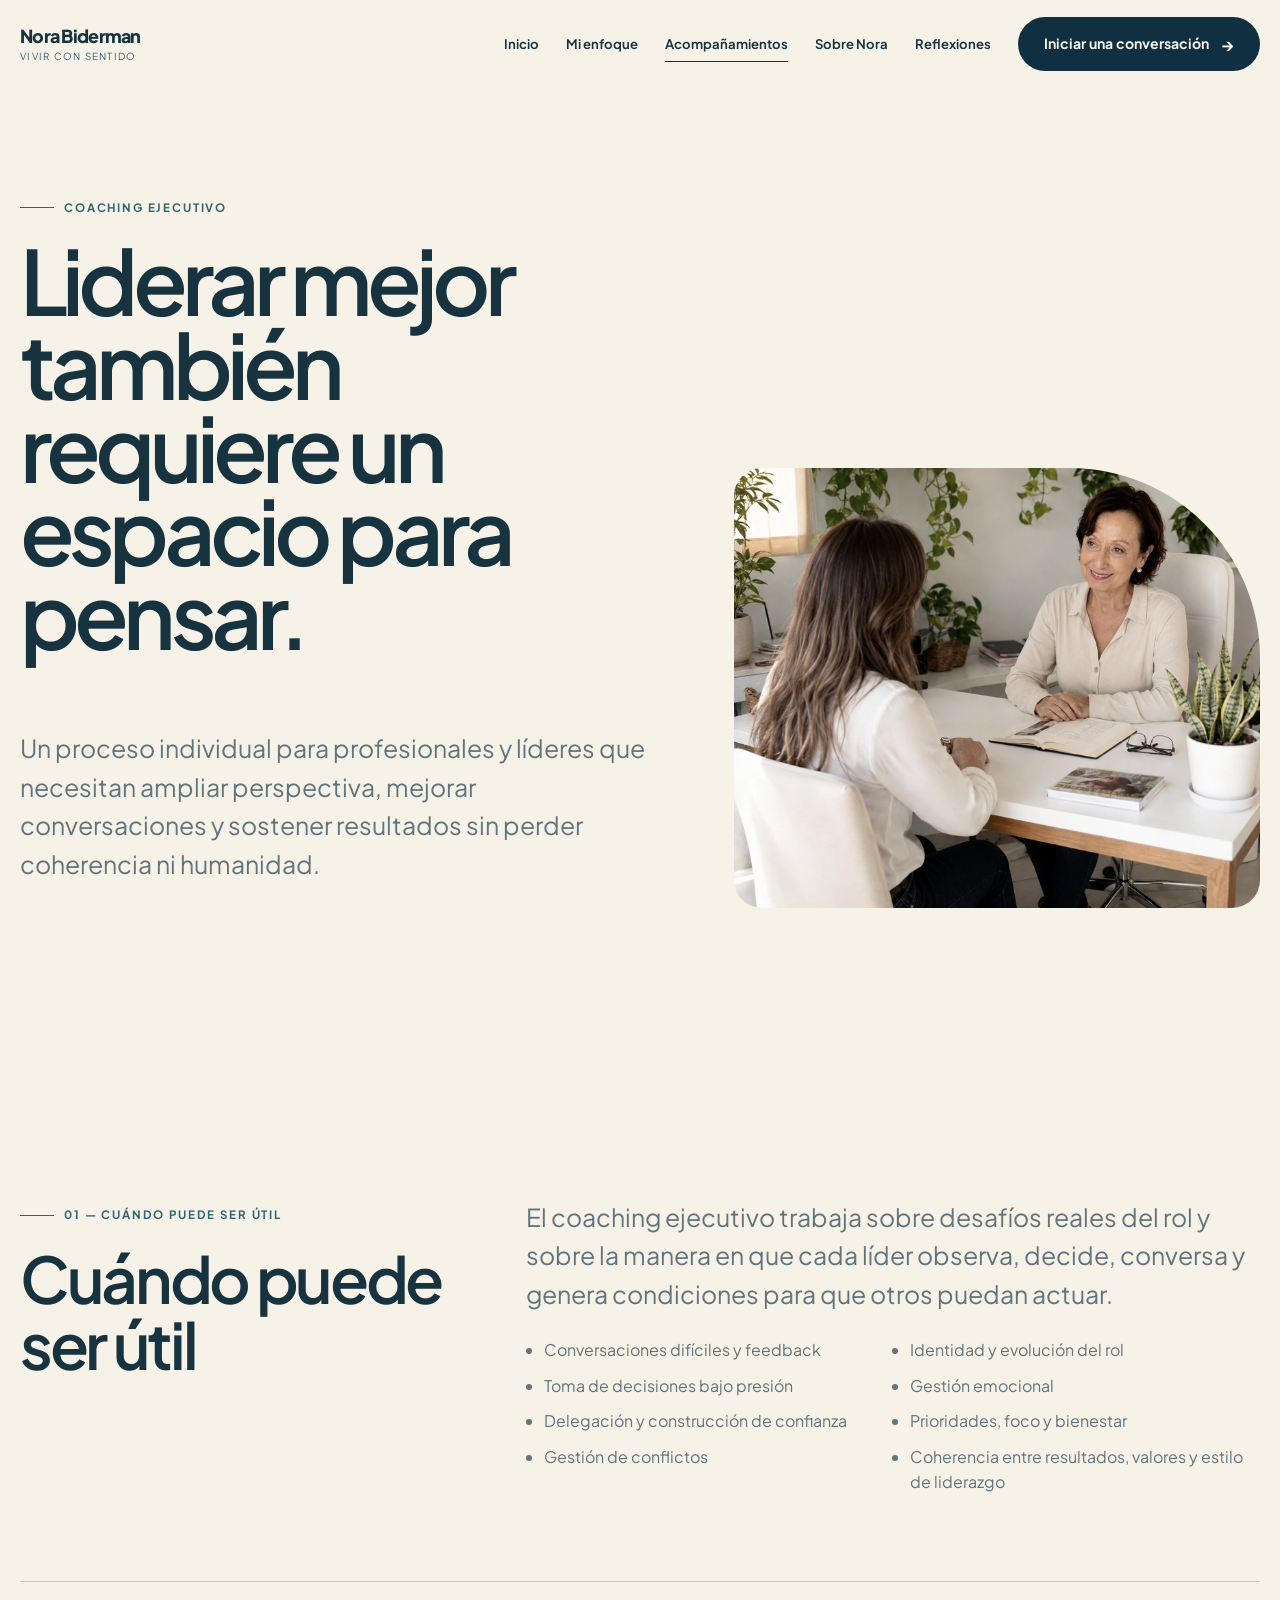
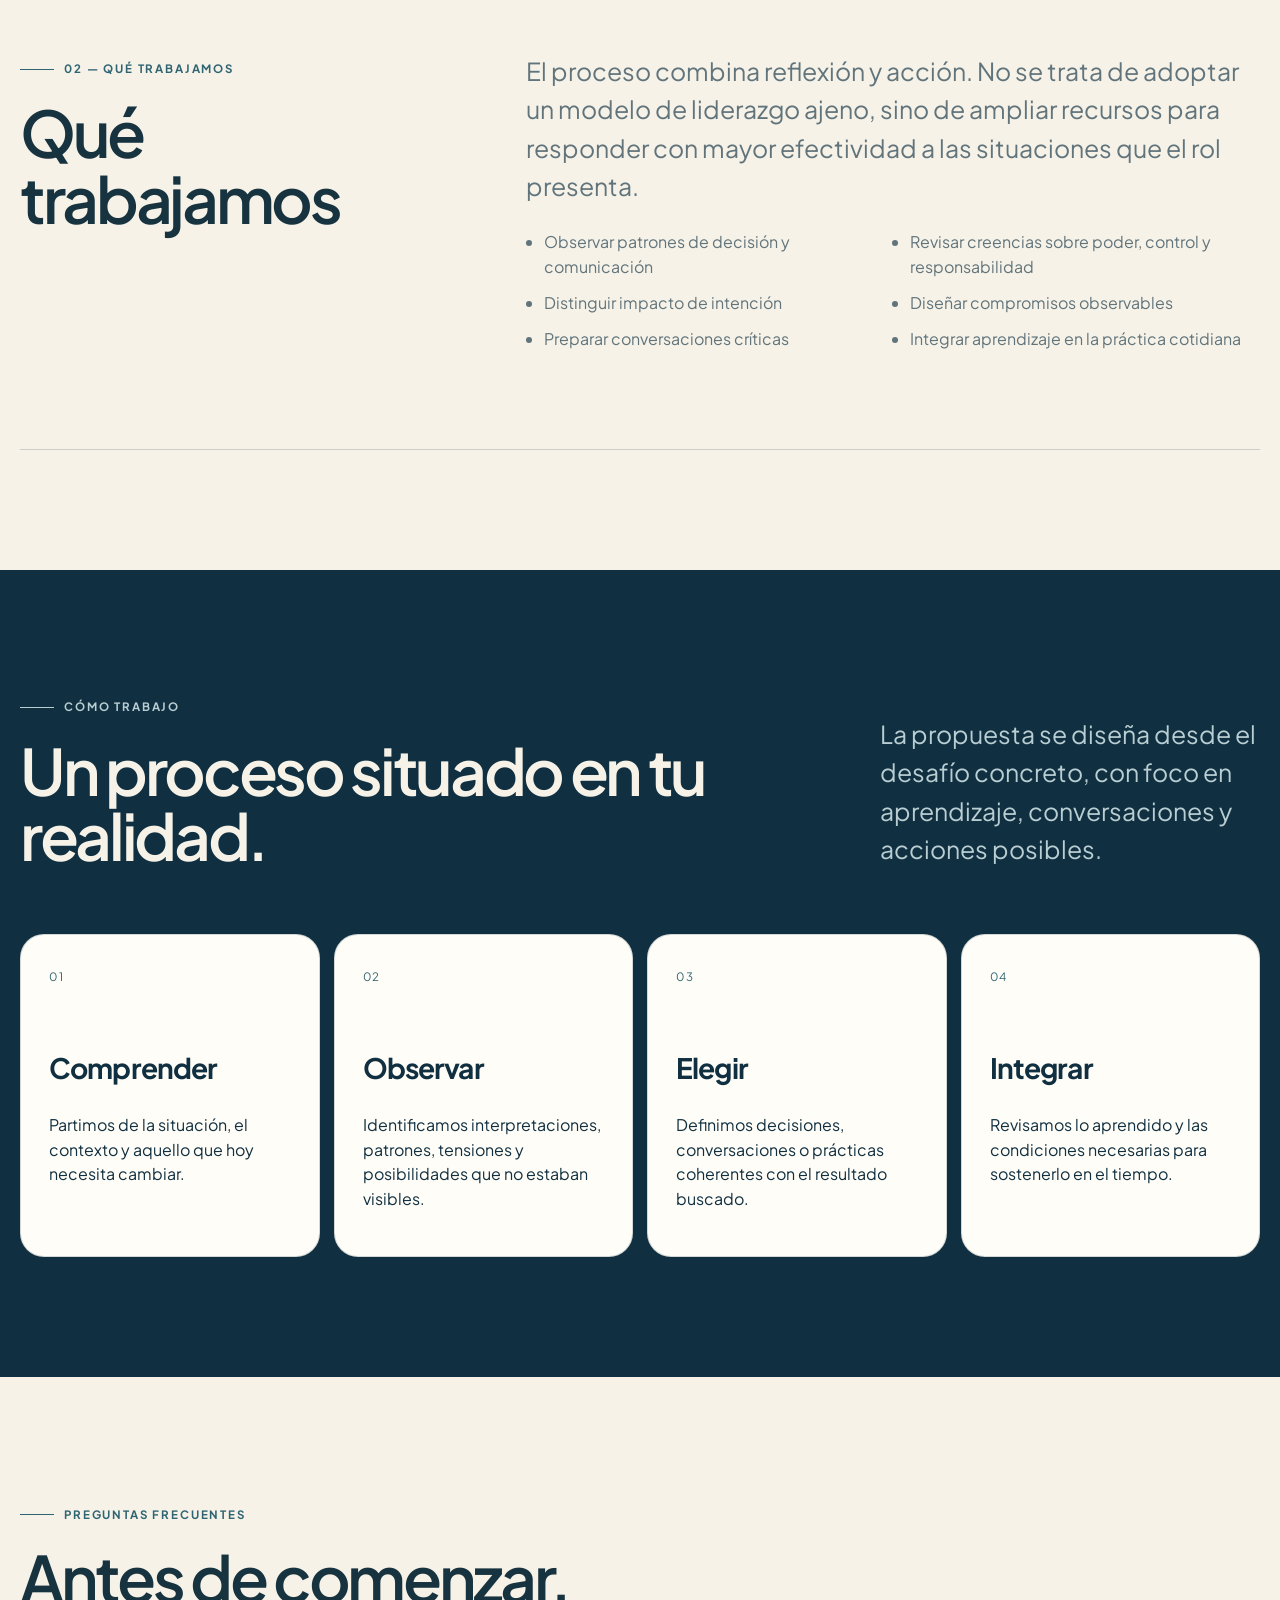
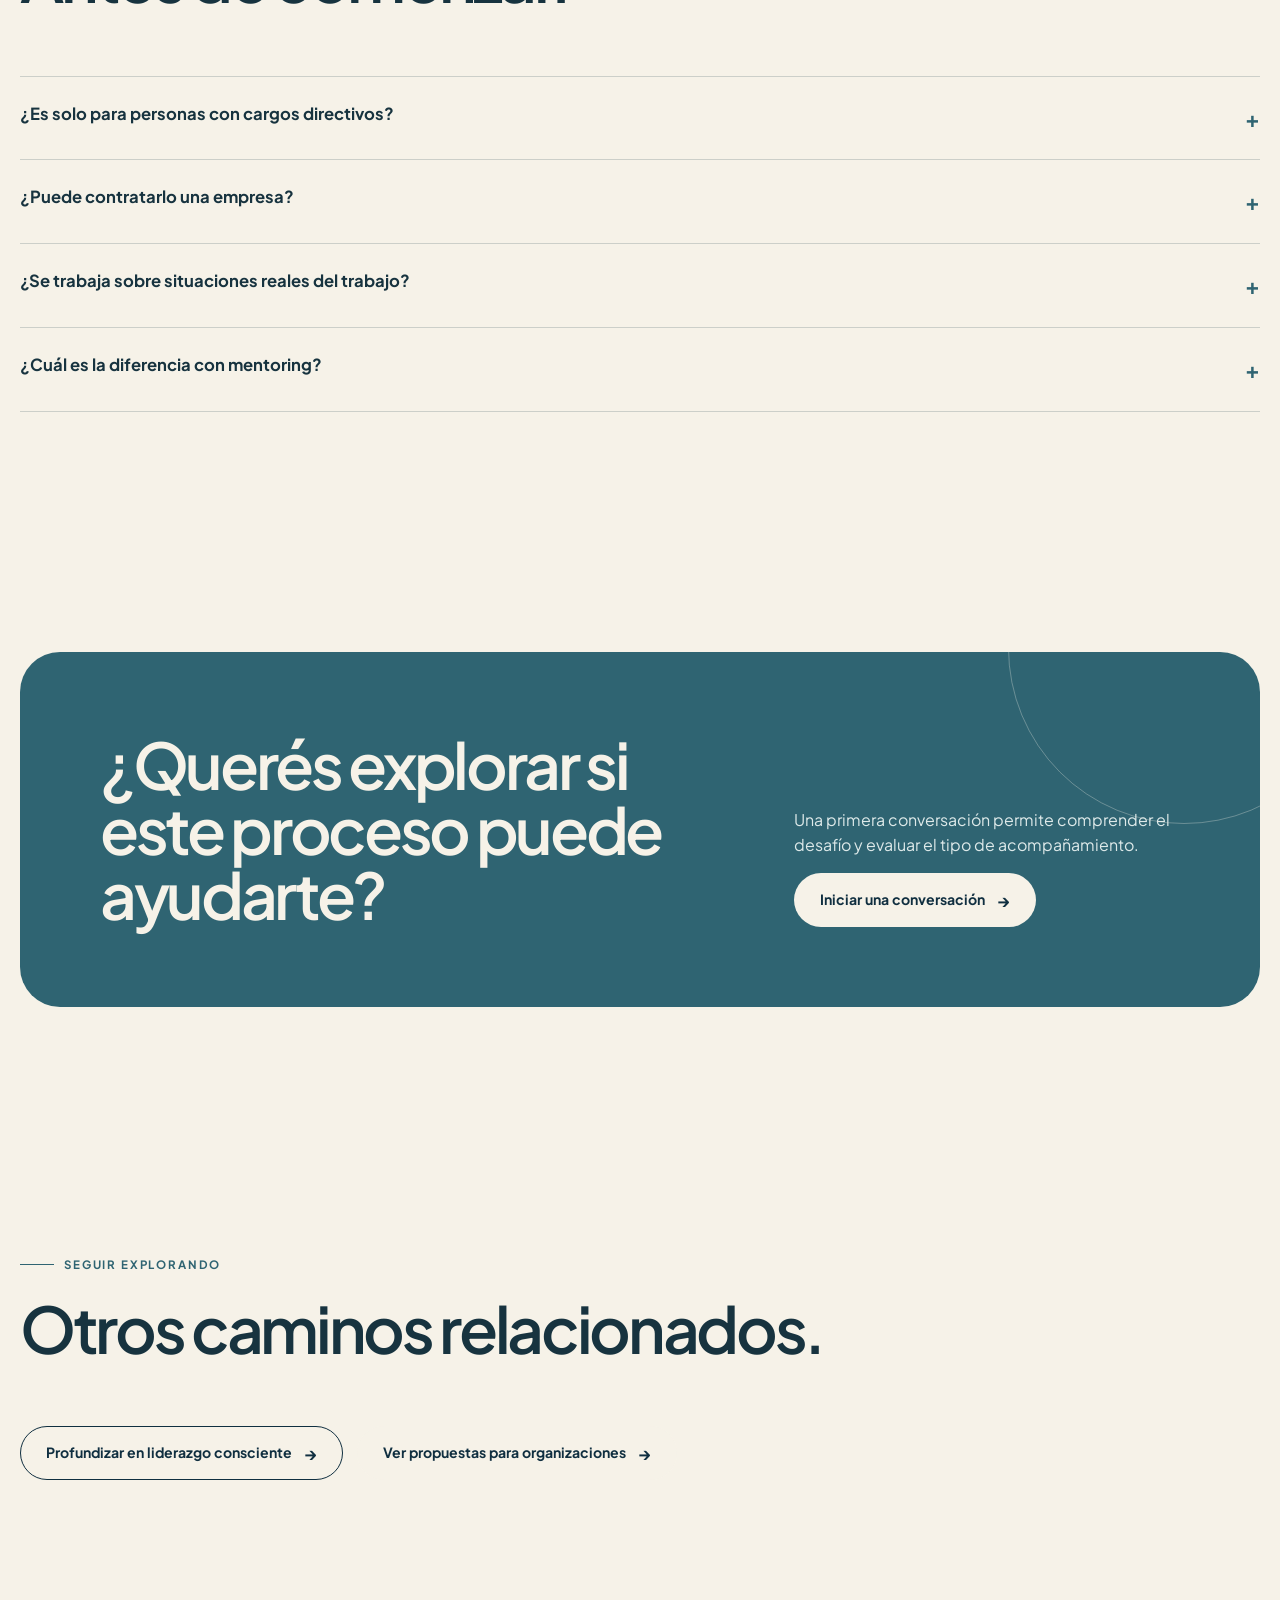
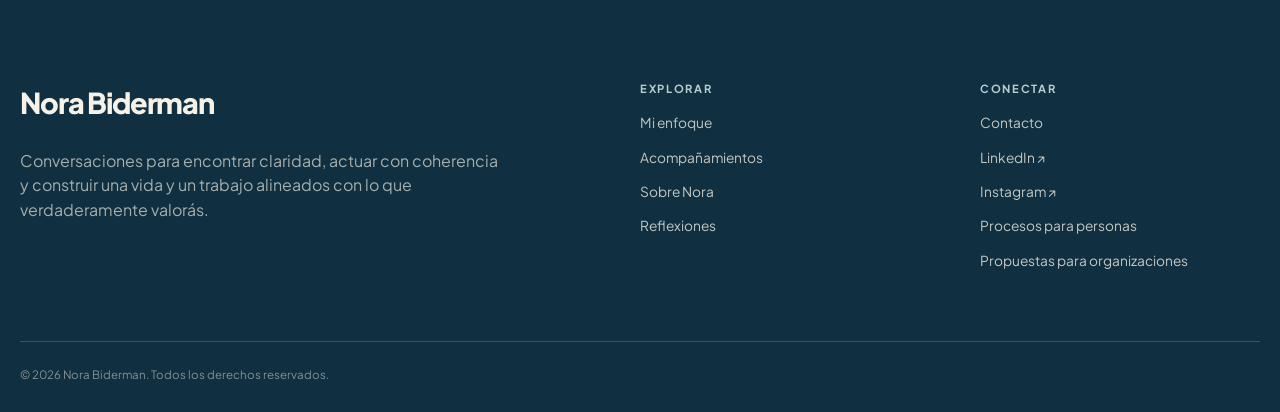
<file: coaching-ejecutivo.html>
<!DOCTYPE html>
<html lang="es-AR"><head>
<!-- Google tag (gtag.js) -->
<script async src="https://www.googletagmanager.com/gtag/js?id=G-JJ7DZNY920"></script>
<script>
  window.dataLayer = window.dataLayer || [];
  function gtag(){dataLayer.push(arguments);}
  gtag('js', new Date());

  gtag('config', 'G-JJ7DZNY920');
</script>

<meta charset="utf-8"/><meta content="width=device-width, initial-scale=1" name="viewport"/>
<title>Coaching ejecutivo para líderes | Nora Biderman</title><meta content="Coaching ejecutivo con Nora Biderman para líderes y profesionales que buscan decidir, conversar y conducir con mayor claridad, confianza y consciencia." name="description"/><meta content="Nora Biderman" name="author"/><meta content="index,follow,max-image-preview:large,max-snippet:-1,max-video-preview:-1" name="robots"/>
<link href="https://norabiderman-coaching.com/coaching-ejecutivo.html" rel="canonical"/><meta content="es_AR" property="og:locale"/><meta content="website" property="og:type"/><meta content="Nora Biderman" property="og:site_name"/><meta content="Coaching ejecutivo para líderes | Nora Biderman" property="og:title"/><meta content="Coaching ejecutivo con Nora Biderman para líderes y profesionales que buscan decidir, conversar y conducir con mayor claridad, confianza y consciencia." property="og:description"/><meta content="https://norabiderman-coaching.com/coaching-ejecutivo.html" property="og:url"/><meta content="https://norabiderman-coaching.com/assets/executive-conversation.webp" property="og:image"/><meta content="image/webp" property="og:image:type"/><meta content="Conversación de coaching ejecutivo entre profesionales" property="og:image:alt"/>
<meta content="summary_large_image" name="twitter:card"/><meta content="Coaching ejecutivo para líderes | Nora Biderman" name="twitter:title"/><meta content="Coaching ejecutivo con Nora Biderman para líderes y profesionales que buscan decidir, conversar y conducir con mayor claridad, confianza y consciencia." name="twitter:description"/><meta content="https://norabiderman-coaching.com/assets/executive-conversation.webp" name="twitter:image"/><meta content="Conversación de coaching ejecutivo entre profesionales" name="twitter:image:alt"/>
<link as="image" fetchpriority="high" href="assets/executive-conversation.webp" rel="preload" type="image/webp" imagesizes="(max-width: 640px) calc(100vw - 28px), (max-width: 980px) calc(100vw - 40px), 560px" imagesrcset="assets/executive-conversation-480.webp 480w, assets/executive-conversation-768.webp 768w, assets/executive-conversation.webp 1122w"/><meta content="#102f40" name="theme-color"/><link href="favicon.svg" rel="icon" type="image/svg+xml"/><link href="https://fonts.googleapis.com" rel="preconnect"/><link crossorigin="" href="https://fonts.gstatic.com" rel="preconnect"/><link href="https://fonts.googleapis.com/css2?family=Plus+Jakarta+Sans:ital,wght@0,300;0,400;0,500;0,600;0,700;0,800;1,400&amp;display=swap" rel="stylesheet"/><link href="styles.css" rel="stylesheet"/>
<script type="application/ld+json">{
  "@context": "https://schema.org",
  "@graph": [
    {
      "@type": "Person",
      "@id": "https://norabiderman-coaching.com/#nora-biderman",
      "name": "Nora Biderman",
      "url": "https://norabiderman-coaching.com/sobre-nora.html",
      "image": "https://norabiderman-coaching.com/assets/nora-biderman-portrait.webp",
      "jobTitle": [
        "Coach consciente",
        "Counselor",
        "Docente",
        "Supervisora",
        "Autora"
      ],
      "description": "Coach consciente, counselor, docente, supervisora y autora. Su práctica integra desarrollo humano, comunicación, liderazgo y experiencia organizacional.",
      "knowsAbout": [
        "Coaching consciente",
        "Coaching ontológico",
        "Counseling",
        "Liderazgo consciente",
        "Desarrollo humano",
        "Comunicación efectiva",
        "Cultura organizacional"
      ],
      "sameAs": [
        "https://ar.linkedin.com/in/nora-biderman-a055889"
      ]
    },
    {
      "@type": "WebSite",
      "@id": "https://norabiderman-coaching.com/#website",
      "url": "https://norabiderman-coaching.com/",
      "name": "Nora Biderman",
      "description": "Coaching consciente y desarrollo humano para personas, líderes y organizaciones.",
      "inLanguage": "es-AR",
      "publisher": {
        "@id": "https://norabiderman-coaching.com/#nora-biderman"
      },
      "alternateName": [
        "Nora Biderman Coaching",
        "Nora Biderman — Vivir con sentido"
      ]
    },
    {
      "@type": "BreadcrumbList",
      "@id": "https://norabiderman-coaching.com/coaching-ejecutivo.html#breadcrumb",
      "itemListElement": [
        {
          "@type": "ListItem",
          "position": 1,
          "name": "Inicio",
          "item": "https://norabiderman-coaching.com/"
        },
        {
          "@type": "ListItem",
          "position": 2,
          "name": "Acompañamientos",
          "item": "https://norabiderman-coaching.com/acompanamientos.html"
        },
        {
          "@type": "ListItem",
          "position": 3,
          "name": "Coaching ejecutivo",
          "item": "https://norabiderman-coaching.com/coaching-ejecutivo.html"
        }
      ]
    },
    {
      "@type": "WebPage",
      "@id": "https://norabiderman-coaching.com/coaching-ejecutivo.html#webpage",
      "url": "https://norabiderman-coaching.com/coaching-ejecutivo.html",
      "name": "Coaching ejecutivo para líderes | Nora Biderman",
      "description": "Coaching ejecutivo con Nora Biderman para líderes y profesionales que buscan decidir, conversar y conducir con mayor claridad, confianza y consciencia.",
      "isPartOf": {
        "@id": "https://norabiderman-coaching.com/#website"
      },
      "about": {
        "@id": "https://norabiderman-coaching.com/coaching-ejecutivo.html#service"
      },
      "inLanguage": "es-AR",
      "breadcrumb": {
        "@id": "https://norabiderman-coaching.com/coaching-ejecutivo.html#breadcrumb"
      },
      "dateModified": "2026-08-16",
      "mainEntity": {
        "@id": "https://norabiderman-coaching.com/coaching-ejecutivo.html#service"
      },
      "primaryImageOfPage": {
        "@type": "ImageObject",
        "@id": "https://norabiderman-coaching.com/coaching-ejecutivo.html#primaryimage",
        "url": "https://norabiderman-coaching.com/assets/executive-conversation.webp",
        "contentUrl": "https://norabiderman-coaching.com/assets/executive-conversation.webp",
        "caption": "Conversación de coaching ejecutivo entre profesionales"
      }
    },
    {
      "@type": "Service",
      "@id": "https://norabiderman-coaching.com/coaching-ejecutivo.html#service",
      "url": "https://norabiderman-coaching.com/coaching-ejecutivo.html",
      "name": "Coaching ejecutivo con Nora Biderman",
      "provider": {
        "@id": "https://norabiderman-coaching.com/#nora-biderman"
      },
      "serviceType": "Coaching ejecutivo",
      "description": "Coaching ejecutivo con Nora Biderman para líderes y profesionales que buscan decidir, conversar y conducir con mayor claridad, confianza y consciencia.",
      "areaServed": {
        "@type": "Country",
        "name": "Argentina"
      },
      "availableChannel": {
        "@type": "ServiceChannel",
        "serviceUrl": "https://norabiderman-coaching.com/coaching-ejecutivo.html"
      }
    }
  ]
}</script></head><body>
<a class="skip-link" href="#contenido">Saltar al contenido</a>
<header class="site-header">
<div class="container navbar">
<a aria-label="Nora Biderman, inicio" class="brand" href="index.html">
<span class="brand-name">Nora Biderman</span><span class="brand-tag">Vivir con sentido</span></a>
<nav aria-label="Navegación principal" class="nav-links"><a class="" href="index.html">Inicio</a><a class="" href="enfoque.html">Mi enfoque</a><a class="active" href="acompanamientos.html">Acompañamientos</a><a class="" href="sobre-nora.html">Sobre Nora</a><a class="" href="reflexiones.html">Reflexiones</a><a class="btn btn-primary" href="contacto.html">Iniciar una conversación <span class="arrow">→</span></a></nav>
<button aria-expanded="false" aria-label="Abrir menú" class="menu-toggle">☰</button>
</div></header>
<main id="contenido">
<section class="inner-hero"><div class="container inner-hero-grid"><div class="reveal"><span class="eyebrow">Coaching ejecutivo</span><h1>Liderar mejor también requiere un espacio para pensar.</h1><p class="lead">Un proceso individual para profesionales y líderes que necesitan ampliar perspectiva, mejorar conversaciones y sostener resultados sin perder coherencia ni humanidad.</p></div><div class="inner-visual reveal"><img alt="Conversación de coaching ejecutivo entre profesionales" decoding="async" fetchpriority="high" loading="eager" src="assets/executive-conversation.webp" srcset="assets/executive-conversation-480.webp 480w, assets/executive-conversation-768.webp 768w, assets/executive-conversation.webp 1122w" sizes="(max-width: 640px) calc(100vw - 28px), (max-width: 980px) calc(100vw - 40px), 560px" width="1122" height="1402"/></div></div></section>
<section class="section"><div class="container"><article class="detail-card reveal"><div><span class="eyebrow">01 — Cuándo puede ser útil</span><h2>Cuándo puede ser útil</h2></div><div><p class="lead">El coaching ejecutivo trabaja sobre desafíos reales del rol y sobre la manera en que cada líder observa, decide, conversa y genera condiciones para que otros puedan actuar.</p><ul><li>Conversaciones difíciles y feedback</li><li>Toma de decisiones bajo presión</li><li>Delegación y construcción de confianza</li><li>Gestión de conflictos</li><li>Identidad y evolución del rol</li><li>Gestión emocional</li><li>Prioridades, foco y bienestar</li><li>Coherencia entre resultados, valores y estilo de liderazgo</li></ul></div></article><article class="detail-card reveal"><div><span class="eyebrow">02 — Qué trabajamos</span><h2>Qué trabajamos</h2></div><div><p class="lead">El proceso combina reflexión y acción. No se trata de adoptar un modelo de liderazgo ajeno, sino de ampliar recursos para responder con mayor efectividad a las situaciones que el rol presenta.</p><ul><li>Observar patrones de decisión y comunicación</li><li>Distinguir impacto de intención</li><li>Preparar conversaciones críticas</li><li>Revisar creencias sobre poder, control y responsabilidad</li><li>Diseñar compromisos observables</li><li>Integrar aprendizaje en la práctica cotidiana</li></ul></div></article></div></section>
<section class="section dark-section"><div class="container"><div class="section-head reveal"><div><span class="eyebrow">Cómo trabajo</span><h2>Un proceso situado en tu realidad.</h2></div><p class="lead">La propuesta se diseña desde el desafío concreto, con foco en aprendizaje, conversaciones y acciones posibles.</p></div><div class="process-steps"><article class="process-step reveal"><span class="num">01</span><h3>Comprender</h3><p>Partimos de la situación, el contexto y aquello que hoy necesita cambiar.</p></article><article class="process-step reveal"><span class="num">02</span><h3>Observar</h3><p>Identificamos interpretaciones, patrones, tensiones y posibilidades que no estaban visibles.</p></article><article class="process-step reveal"><span class="num">03</span><h3>Elegir</h3><p>Definimos decisiones, conversaciones o prácticas coherentes con el resultado buscado.</p></article><article class="process-step reveal"><span class="num">04</span><h3>Integrar</h3><p>Revisamos lo aprendido y las condiciones necesarias para sostenerlo en el tiempo.</p></article></div></div></section>
<section class="section"><div class="container"><div class="section-head reveal"><div><span class="eyebrow">Preguntas frecuentes</span><h2>Antes de comenzar.</h2></div></div><div class="faq reveal"><details><summary>¿Es solo para personas con cargos directivos?</summary><p>No. Puede ser útil para cualquier profesional que tenga responsabilidades de conducción, influencia, coordinación o toma de decisiones.</p></details><details><summary>¿Puede contratarlo una empresa?</summary><p>Sí. El proceso puede ser individual o formar parte de una iniciativa de desarrollo de liderazgo, con acuerdos claros de confidencialidad y objetivos.</p></details><details><summary>¿Se trabaja sobre situaciones reales del trabajo?</summary><p>Sí. La práctica parte de desafíos concretos y busca transformar aprendizaje en acciones observables dentro del rol.</p></details><details><summary>¿Cuál es la diferencia con mentoring?</summary><p>El mentoring suele apoyarse en la experiencia del mentor para sugerir caminos. El coaching trabaja principalmente a través de preguntas, observación y diseño de acciones para ampliar la capacidad del propio líder.</p></details></div></div></section>
<section class="section"><div class="container cta-panel reveal"><h2>¿Querés explorar si este proceso puede ayudarte?</h2><div><p>Una primera conversación permite comprender el desafío y evaluar el tipo de acompañamiento.</p><a class="btn btn-light" href="contacto.html">Iniciar una conversación <span class="arrow">→</span></a></div></div></section>
<section class="section"><div class="container"><div class="section-head reveal"><div><span class="eyebrow">Seguir explorando</span><h2>Otros caminos relacionados.</h2></div></div><div class="hero-actions reveal"><a class="btn btn-secondary" href="liderazgo-consciente.html">Profundizar en liderazgo consciente <span class="arrow">→</span></a><a class="btn btn-light" href="coaching-para-empresas.html">Ver propuestas para organizaciones <span class="arrow">→</span></a></div></div></section>
</main><footer class="site-footer"><div class="container"><div class="footer-grid">
<div class="footer-brand"><div class="brand-name">Nora Biderman</div><p>Conversaciones para encontrar claridad, actuar con coherencia y construir una vida y un trabajo alineados con lo que verdaderamente valorás.</p></div>
<div class="footer-col"><h4>Explorar</h4><a href="enfoque.html">Mi enfoque</a><a href="acompanamientos.html">Acompañamientos</a><a href="sobre-nora.html">Sobre Nora</a><a href="reflexiones.html">Reflexiones</a></div>
<div class="footer-col"><h4>Conectar</h4><a href="contacto.html">Contacto</a><a href="https://ar.linkedin.com/in/nora-biderman-a055889" rel="noreferrer" target="_blank">LinkedIn ↗</a>
            <a href="https://www.instagram.com/norabiderman.coaching/" target="_blank" rel="noopener noreferrer">Instagram ↗</a><a href="contacto.html">Procesos para personas</a><a href="contacto.html">Propuestas para organizaciones</a></div>
</div><div class="footer-bottom"><span>© 2026 Nora Biderman. Todos los derechos reservados.</span></div></div></footer><script src="script.js"></script></body></html>
</file>
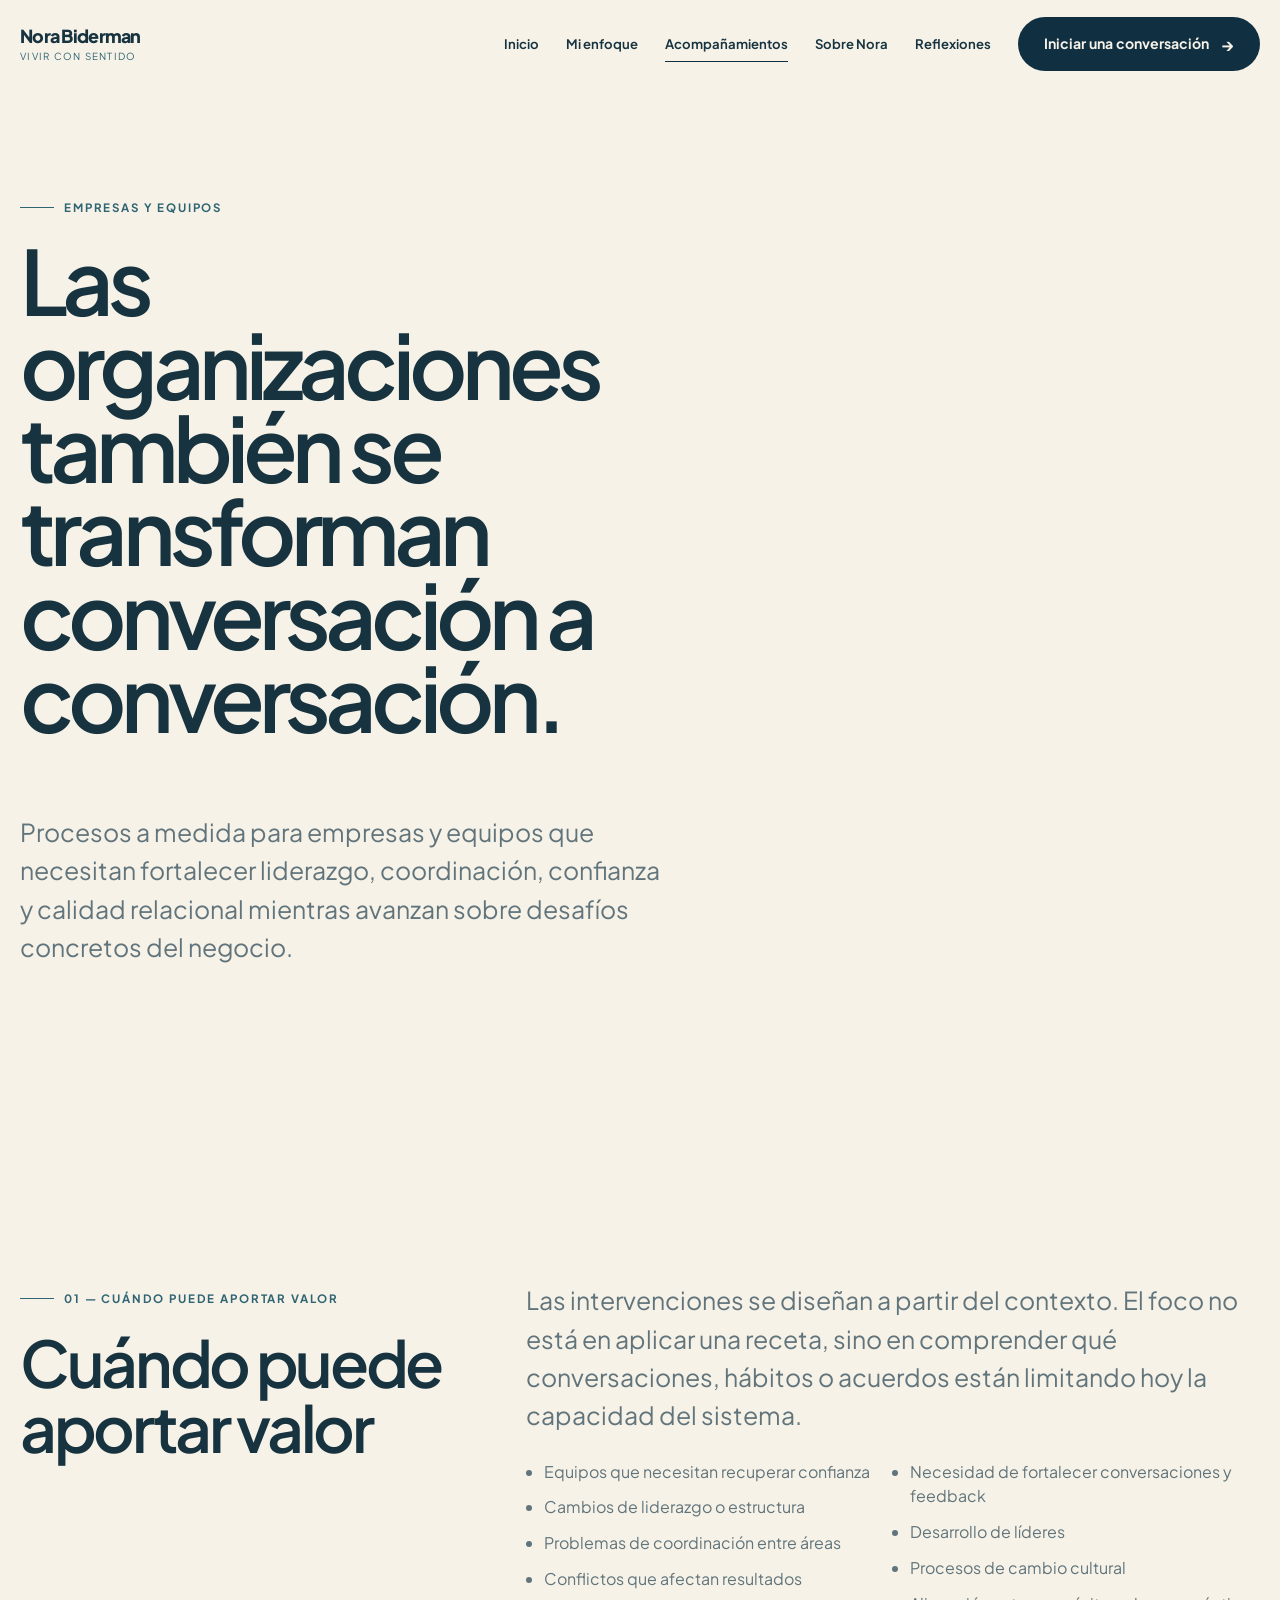
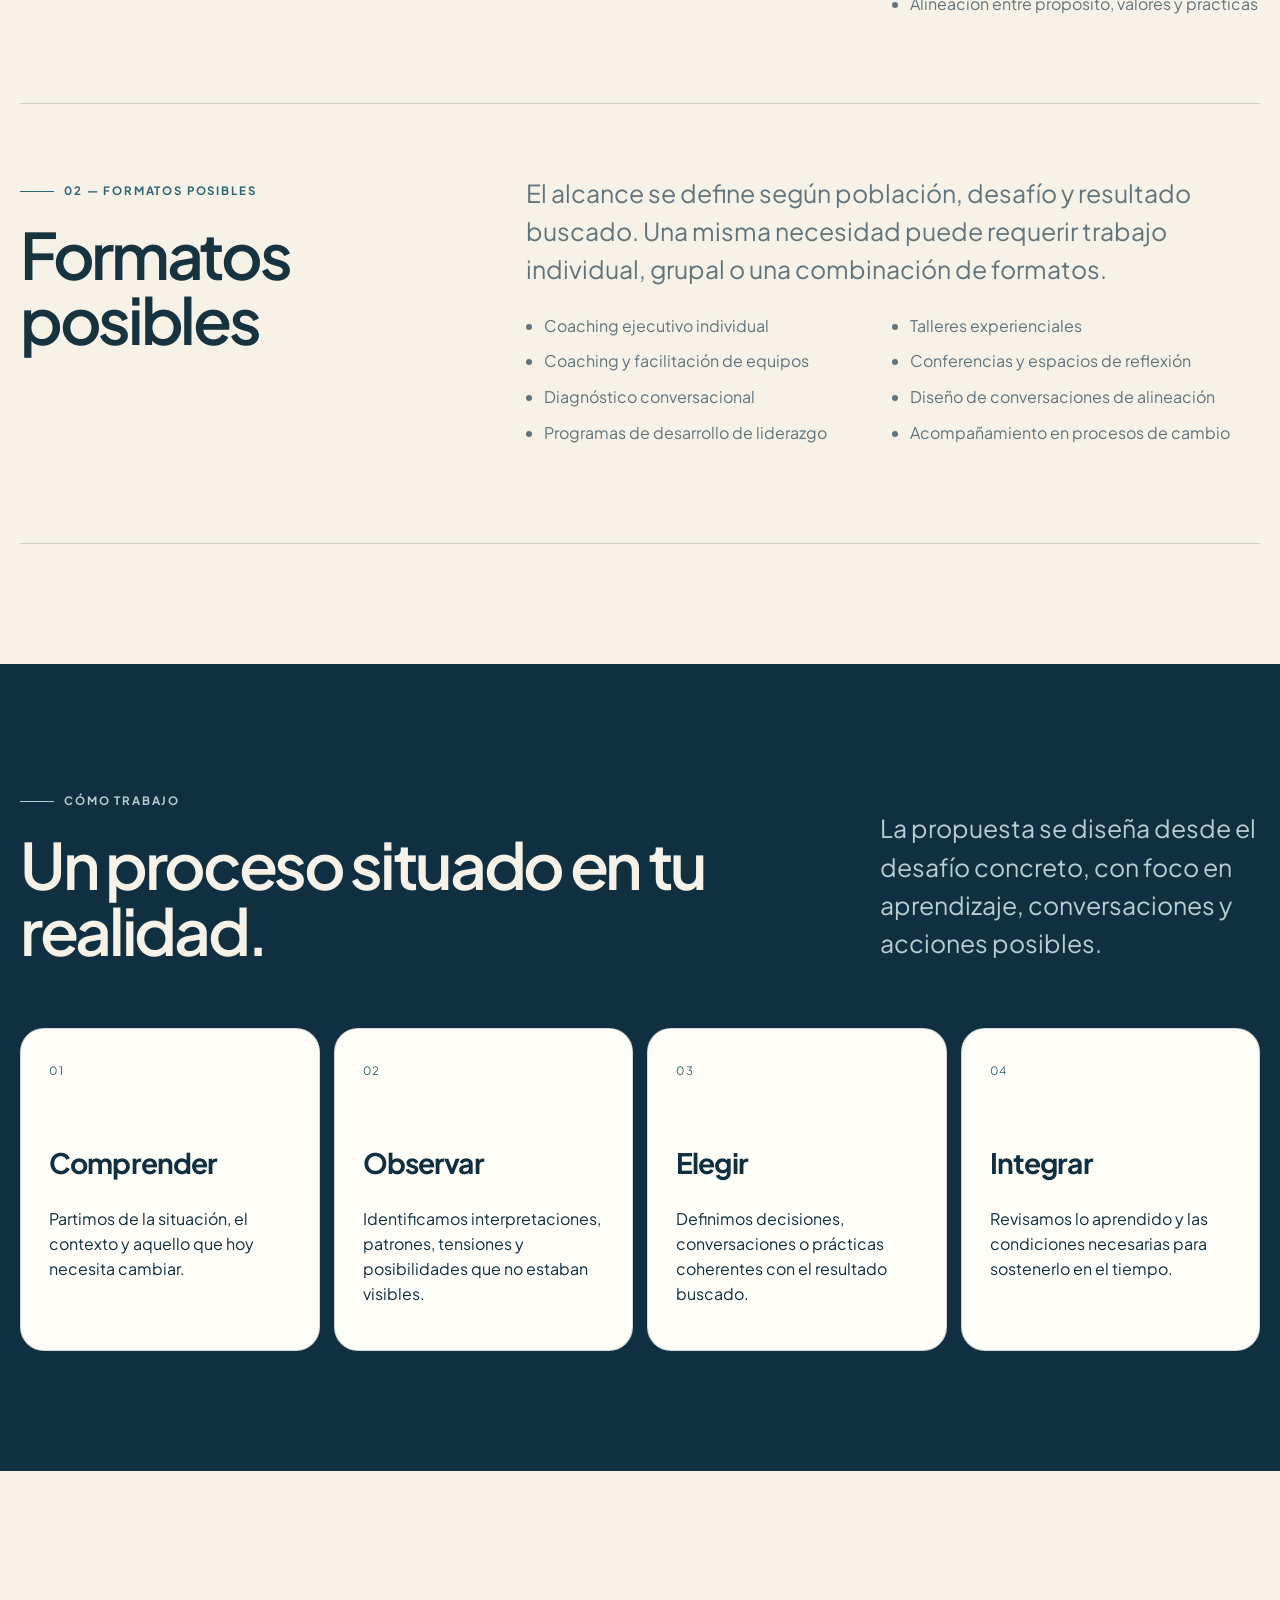
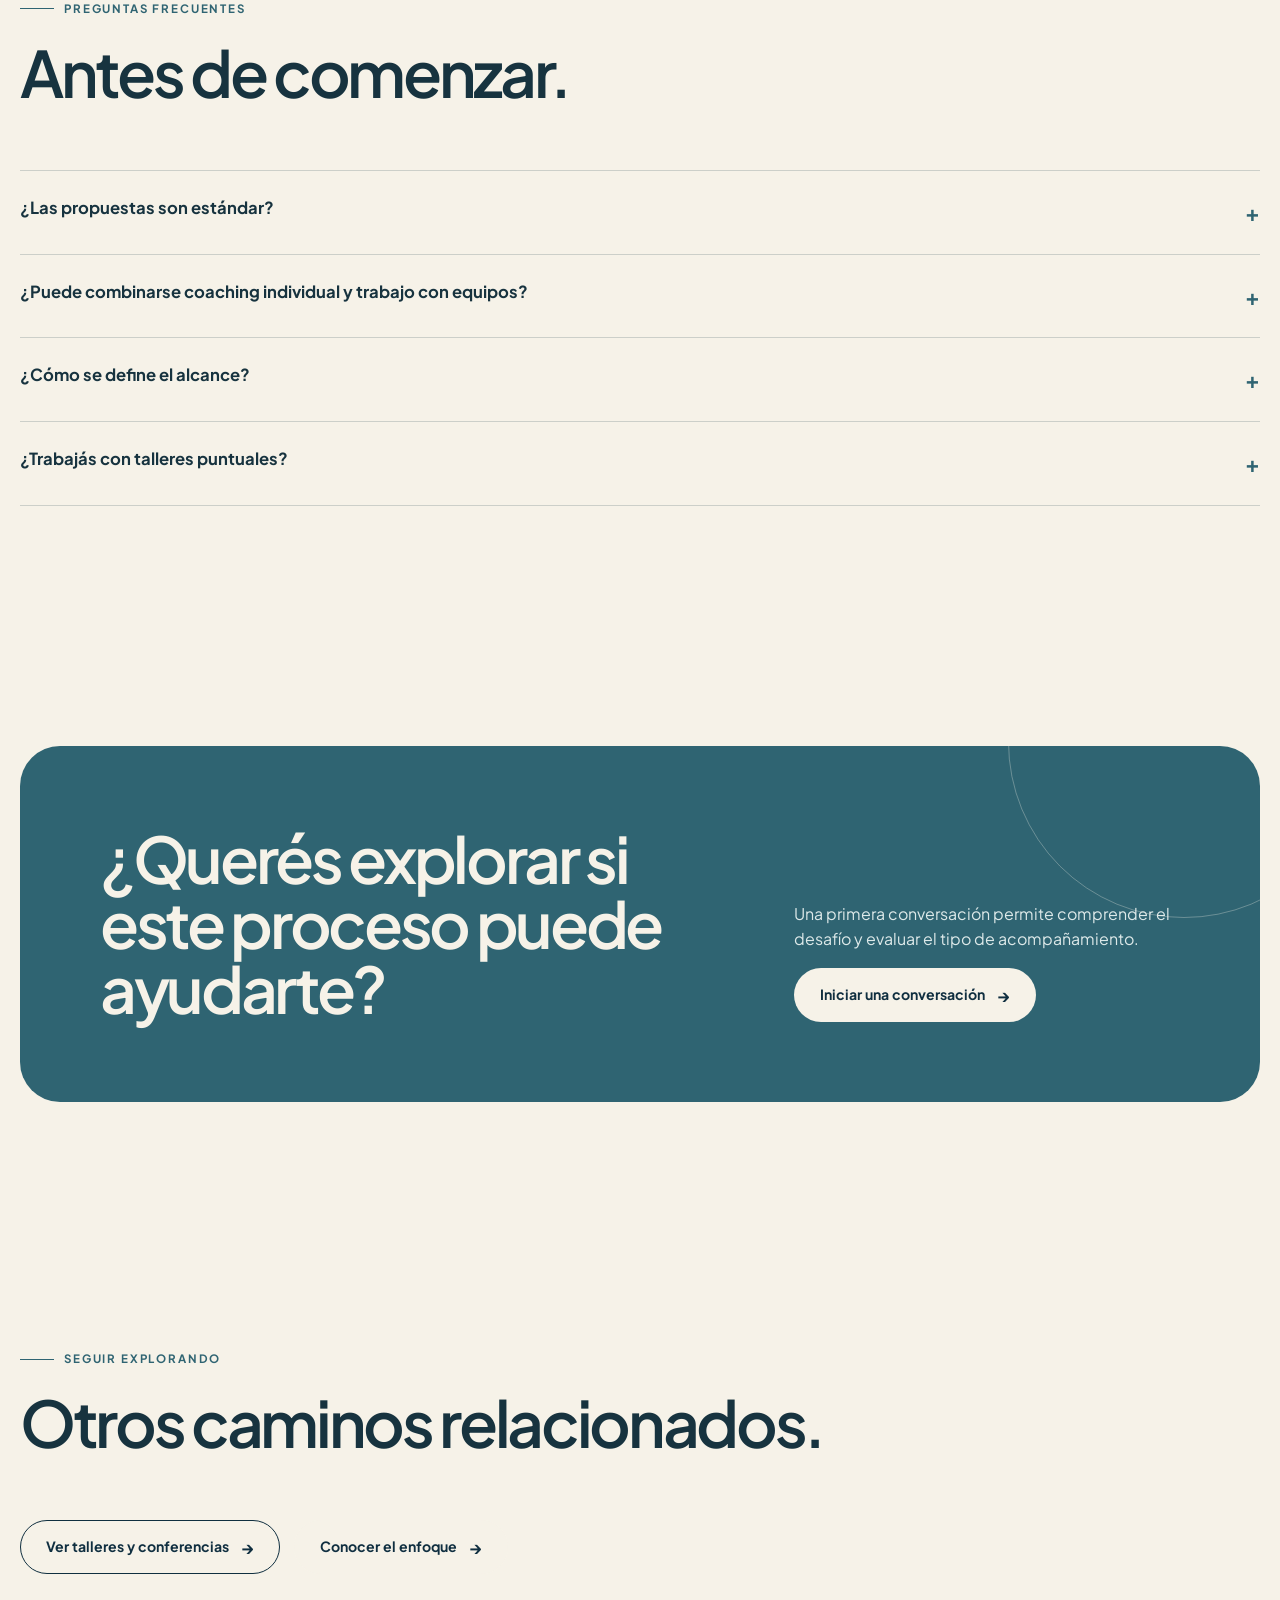
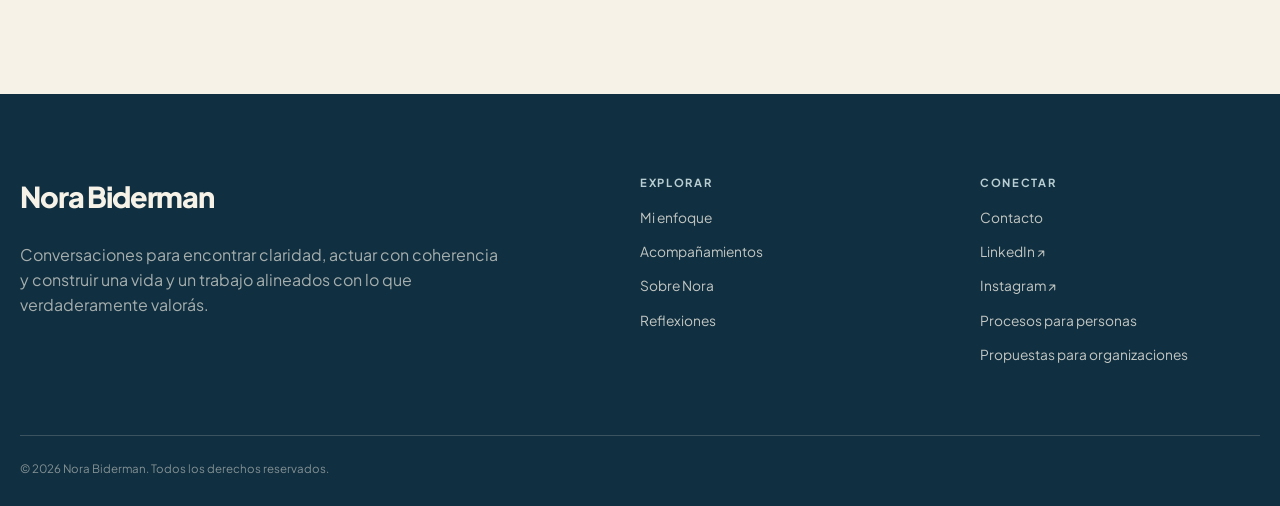
<file: coaching-para-empresas.html>
<!DOCTYPE html>
<html lang="es-AR"><head>
<!-- Google tag (gtag.js) -->
<script async src="https://www.googletagmanager.com/gtag/js?id=G-JJ7DZNY920"></script>
<script>
  window.dataLayer = window.dataLayer || [];
  function gtag(){dataLayer.push(arguments);}
  gtag('js', new Date());

  gtag('config', 'G-JJ7DZNY920');
</script>

<meta charset="utf-8"/><meta content="width=device-width, initial-scale=1" name="viewport"/>
<title>Coaching para empresas y equipos | Nora Biderman</title><meta content="Coaching para empresas, líderes y equipos con Nora Biderman: procesos a medida para fortalecer conversaciones, confianza, coordinación y cultura organizacional." name="description"/><meta content="Nora Biderman" name="author"/><meta content="index,follow,max-image-preview:large,max-snippet:-1,max-video-preview:-1" name="robots"/>
<link href="https://norabiderman-coaching.com/coaching-para-empresas.html" rel="canonical"/><meta content="es_AR" property="og:locale"/><meta content="website" property="og:type"/><meta content="Nora Biderman" property="og:site_name"/><meta content="Coaching para empresas y equipos | Nora Biderman" property="og:title"/><meta content="Coaching para empresas, líderes y equipos con Nora Biderman: procesos a medida para fortalecer conversaciones, confianza, coordinación y cultura organizacional." property="og:description"/><meta content="https://norabiderman-coaching.com/coaching-para-empresas.html" property="og:url"/><meta content="https://norabiderman-coaching.com/assets/team-conversation.webp" property="og:image"/><meta content="image/webp" property="og:image:type"/><meta content="Equipo profesional participando de una conversación de desarrollo" property="og:image:alt"/>
<meta content="summary_large_image" name="twitter:card"/><meta content="Coaching para empresas y equipos | Nora Biderman" name="twitter:title"/><meta content="Coaching para empresas, líderes y equipos con Nora Biderman: procesos a medida para fortalecer conversaciones, confianza, coordinación y cultura organizacional." name="twitter:description"/><meta content="https://norabiderman-coaching.com/assets/team-conversation.webp" name="twitter:image"/><meta content="Equipo profesional participando de una conversación de desarrollo" name="twitter:image:alt"/>
<link as="image" fetchpriority="high" href="assets/team-conversation.webp" rel="preload" type="image/webp" imagesizes="(max-width: 640px) calc(100vw - 28px), (max-width: 980px) calc(100vw - 40px), 560px" imagesrcset="assets/team-conversation-480.webp 480w, assets/team-conversation-768.webp 768w, assets/team-conversation.webp 1122w"/><meta content="#102f40" name="theme-color"/><link href="favicon.svg" rel="icon" type="image/svg+xml"/><link href="https://fonts.googleapis.com" rel="preconnect"/><link crossorigin="" href="https://fonts.gstatic.com" rel="preconnect"/><link href="https://fonts.googleapis.com/css2?family=Plus+Jakarta+Sans:ital,wght@0,300;0,400;0,500;0,600;0,700;0,800;1,400&amp;display=swap" rel="stylesheet"/><link href="styles.css" rel="stylesheet"/>
<script type="application/ld+json">{
  "@context": "https://schema.org",
  "@graph": [
    {
      "@type": "Person",
      "@id": "https://norabiderman-coaching.com/#nora-biderman",
      "name": "Nora Biderman",
      "url": "https://norabiderman-coaching.com/sobre-nora.html",
      "image": "https://norabiderman-coaching.com/assets/nora-biderman-portrait.webp",
      "jobTitle": [
        "Coach consciente",
        "Counselor",
        "Docente",
        "Supervisora",
        "Autora"
      ],
      "description": "Coach consciente, counselor, docente, supervisora y autora. Su práctica integra desarrollo humano, comunicación, liderazgo y experiencia organizacional.",
      "knowsAbout": [
        "Coaching consciente",
        "Coaching ontológico",
        "Counseling",
        "Liderazgo consciente",
        "Desarrollo humano",
        "Comunicación efectiva",
        "Cultura organizacional"
      ],
      "sameAs": [
        "https://ar.linkedin.com/in/nora-biderman-a055889"
      ]
    },
    {
      "@type": "WebSite",
      "@id": "https://norabiderman-coaching.com/#website",
      "url": "https://norabiderman-coaching.com/",
      "name": "Nora Biderman",
      "description": "Coaching consciente y desarrollo humano para personas, líderes y organizaciones.",
      "inLanguage": "es-AR",
      "publisher": {
        "@id": "https://norabiderman-coaching.com/#nora-biderman"
      },
      "alternateName": [
        "Nora Biderman Coaching",
        "Nora Biderman — Vivir con sentido"
      ]
    },
    {
      "@type": "BreadcrumbList",
      "@id": "https://norabiderman-coaching.com/coaching-para-empresas.html#breadcrumb",
      "itemListElement": [
        {
          "@type": "ListItem",
          "position": 1,
          "name": "Inicio",
          "item": "https://norabiderman-coaching.com/"
        },
        {
          "@type": "ListItem",
          "position": 2,
          "name": "Acompañamientos",
          "item": "https://norabiderman-coaching.com/acompanamientos.html"
        },
        {
          "@type": "ListItem",
          "position": 3,
          "name": "Coaching para empresas",
          "item": "https://norabiderman-coaching.com/coaching-para-empresas.html"
        }
      ]
    },
    {
      "@type": "WebPage",
      "@id": "https://norabiderman-coaching.com/coaching-para-empresas.html#webpage",
      "url": "https://norabiderman-coaching.com/coaching-para-empresas.html",
      "name": "Coaching para empresas y equipos | Nora Biderman",
      "description": "Coaching para empresas, líderes y equipos con Nora Biderman: procesos a medida para fortalecer conversaciones, confianza, coordinación y cultura organizacional.",
      "isPartOf": {
        "@id": "https://norabiderman-coaching.com/#website"
      },
      "about": {
        "@id": "https://norabiderman-coaching.com/coaching-para-empresas.html#service"
      },
      "inLanguage": "es-AR",
      "breadcrumb": {
        "@id": "https://norabiderman-coaching.com/coaching-para-empresas.html#breadcrumb"
      },
      "dateModified": "2026-08-16",
      "mainEntity": {
        "@id": "https://norabiderman-coaching.com/coaching-para-empresas.html#service"
      },
      "primaryImageOfPage": {
        "@type": "ImageObject",
        "@id": "https://norabiderman-coaching.com/coaching-para-empresas.html#primaryimage",
        "url": "https://norabiderman-coaching.com/assets/team-conversation.webp",
        "contentUrl": "https://norabiderman-coaching.com/assets/team-conversation.webp",
        "caption": "Equipo profesional participando de una conversación de desarrollo"
      }
    },
    {
      "@type": "Service",
      "@id": "https://norabiderman-coaching.com/coaching-para-empresas.html#service",
      "url": "https://norabiderman-coaching.com/coaching-para-empresas.html",
      "name": "Coaching para empresas con Nora Biderman",
      "provider": {
        "@id": "https://norabiderman-coaching.com/#nora-biderman"
      },
      "serviceType": "Coaching para empresas y equipos",
      "description": "Coaching para empresas, líderes y equipos con Nora Biderman: procesos a medida para fortalecer conversaciones, confianza, coordinación y cultura organizacional.",
      "areaServed": {
        "@type": "Country",
        "name": "Argentina"
      },
      "availableChannel": {
        "@type": "ServiceChannel",
        "serviceUrl": "https://norabiderman-coaching.com/coaching-para-empresas.html"
      }
    }
  ]
}</script></head><body>
<a class="skip-link" href="#contenido">Saltar al contenido</a>
<header class="site-header">
<div class="container navbar">
<a aria-label="Nora Biderman, inicio" class="brand" href="index.html">
<span class="brand-name">Nora Biderman</span><span class="brand-tag">Vivir con sentido</span></a>
<nav aria-label="Navegación principal" class="nav-links"><a class="" href="index.html">Inicio</a><a class="" href="enfoque.html">Mi enfoque</a><a class="active" href="acompanamientos.html">Acompañamientos</a><a class="" href="sobre-nora.html">Sobre Nora</a><a class="" href="reflexiones.html">Reflexiones</a><a class="btn btn-primary" href="contacto.html">Iniciar una conversación <span class="arrow">→</span></a></nav>
<button aria-expanded="false" aria-label="Abrir menú" class="menu-toggle">☰</button>
</div></header>
<main id="contenido">
<section class="inner-hero"><div class="container inner-hero-grid"><div class="reveal"><span class="eyebrow">Empresas y equipos</span><h1>Las organizaciones también se transforman conversación a conversación.</h1><p class="lead">Procesos a medida para empresas y equipos que necesitan fortalecer liderazgo, coordinación, confianza y calidad relacional mientras avanzan sobre desafíos concretos del negocio.</p></div><div class="inner-visual reveal"><img alt="Equipo profesional participando de una conversación de desarrollo" decoding="async" fetchpriority="high" loading="eager" src="assets/team-conversation.webp" srcset="assets/team-conversation-480.webp 480w, assets/team-conversation-768.webp 768w, assets/team-conversation.webp 1122w" sizes="(max-width: 640px) calc(100vw - 28px), (max-width: 980px) calc(100vw - 40px), 560px" width="1122" height="1402"/></div></div></section>
<section class="section"><div class="container"><article class="detail-card reveal"><div><span class="eyebrow">01 — Cuándo puede aportar valor</span><h2>Cuándo puede aportar valor</h2></div><div><p class="lead">Las intervenciones se diseñan a partir del contexto. El foco no está en aplicar una receta, sino en comprender qué conversaciones, hábitos o acuerdos están limitando hoy la capacidad del sistema.</p><ul><li>Equipos que necesitan recuperar confianza</li><li>Cambios de liderazgo o estructura</li><li>Problemas de coordinación entre áreas</li><li>Conflictos que afectan resultados</li><li>Necesidad de fortalecer conversaciones y feedback</li><li>Desarrollo de líderes</li><li>Procesos de cambio cultural</li><li>Alineación entre propósito, valores y prácticas</li></ul></div></article><article class="detail-card reveal"><div><span class="eyebrow">02 — Formatos posibles</span><h2>Formatos posibles</h2></div><div><p class="lead">El alcance se define según población, desafío y resultado buscado. Una misma necesidad puede requerir trabajo individual, grupal o una combinación de formatos.</p><ul><li>Coaching ejecutivo individual</li><li>Coaching y facilitación de equipos</li><li>Diagnóstico conversacional</li><li>Programas de desarrollo de liderazgo</li><li>Talleres experienciales</li><li>Conferencias y espacios de reflexión</li><li>Diseño de conversaciones de alineación</li><li>Acompañamiento en procesos de cambio</li></ul></div></article></div></section>
<section class="section dark-section"><div class="container"><div class="section-head reveal"><div><span class="eyebrow">Cómo trabajo</span><h2>Un proceso situado en tu realidad.</h2></div><p class="lead">La propuesta se diseña desde el desafío concreto, con foco en aprendizaje, conversaciones y acciones posibles.</p></div><div class="process-steps"><article class="process-step reveal"><span class="num">01</span><h3>Comprender</h3><p>Partimos de la situación, el contexto y aquello que hoy necesita cambiar.</p></article><article class="process-step reveal"><span class="num">02</span><h3>Observar</h3><p>Identificamos interpretaciones, patrones, tensiones y posibilidades que no estaban visibles.</p></article><article class="process-step reveal"><span class="num">03</span><h3>Elegir</h3><p>Definimos decisiones, conversaciones o prácticas coherentes con el resultado buscado.</p></article><article class="process-step reveal"><span class="num">04</span><h3>Integrar</h3><p>Revisamos lo aprendido y las condiciones necesarias para sostenerlo en el tiempo.</p></article></div></div></section>
<section class="section"><div class="container"><div class="section-head reveal"><div><span class="eyebrow">Preguntas frecuentes</span><h2>Antes de comenzar.</h2></div></div><div class="faq reveal"><details><summary>¿Las propuestas son estándar?</summary><p>No. Se construyen a partir del contexto, la población involucrada y el cambio buscado.</p></details><details><summary>¿Puede combinarse coaching individual y trabajo con equipos?</summary><p>Sí. En algunos procesos conviene articular desarrollo individual de líderes con espacios colectivos de coordinación y aprendizaje.</p></details><details><summary>¿Cómo se define el alcance?</summary><p>A partir de una conversación inicial de diagnóstico en la que se identifican actores, tensiones, objetivos y condiciones de éxito.</p></details><details><summary>¿Trabajás con talleres puntuales?</summary><p>Sí. Los talleres y conferencias pueden funcionar como intervenciones específicas o como parte de un proceso de desarrollo más amplio.</p></details></div></div></section>
<section class="section"><div class="container cta-panel reveal"><h2>¿Querés explorar si este proceso puede ayudarte?</h2><div><p>Una primera conversación permite comprender el desafío y evaluar el tipo de acompañamiento.</p><a class="btn btn-light" href="contacto.html">Iniciar una conversación <span class="arrow">→</span></a></div></div></section>
<section class="section"><div class="container"><div class="section-head reveal"><div><span class="eyebrow">Seguir explorando</span><h2>Otros caminos relacionados.</h2></div></div><div class="hero-actions reveal"><a class="btn btn-secondary" href="talleres-y-conferencias.html">Ver talleres y conferencias <span class="arrow">→</span></a><a class="btn btn-light" href="enfoque.html">Conocer el enfoque <span class="arrow">→</span></a></div></div></section>
</main><footer class="site-footer"><div class="container"><div class="footer-grid">
<div class="footer-brand"><div class="brand-name">Nora Biderman</div><p>Conversaciones para encontrar claridad, actuar con coherencia y construir una vida y un trabajo alineados con lo que verdaderamente valorás.</p></div>
<div class="footer-col"><h4>Explorar</h4><a href="enfoque.html">Mi enfoque</a><a href="acompanamientos.html">Acompañamientos</a><a href="sobre-nora.html">Sobre Nora</a><a href="reflexiones.html">Reflexiones</a></div>
<div class="footer-col"><h4>Conectar</h4><a href="contacto.html">Contacto</a><a href="https://ar.linkedin.com/in/nora-biderman-a055889" rel="noreferrer" target="_blank">LinkedIn ↗</a>
            <a href="https://www.instagram.com/norabiderman.coaching/" target="_blank" rel="noopener noreferrer">Instagram ↗</a><a href="contacto.html">Procesos para personas</a><a href="contacto.html">Propuestas para organizaciones</a></div>
</div><div class="footer-bottom"><span>© 2026 Nora Biderman. Todos los derechos reservados.</span></div></div></footer><script src="script.js"></script></body></html>
</file>
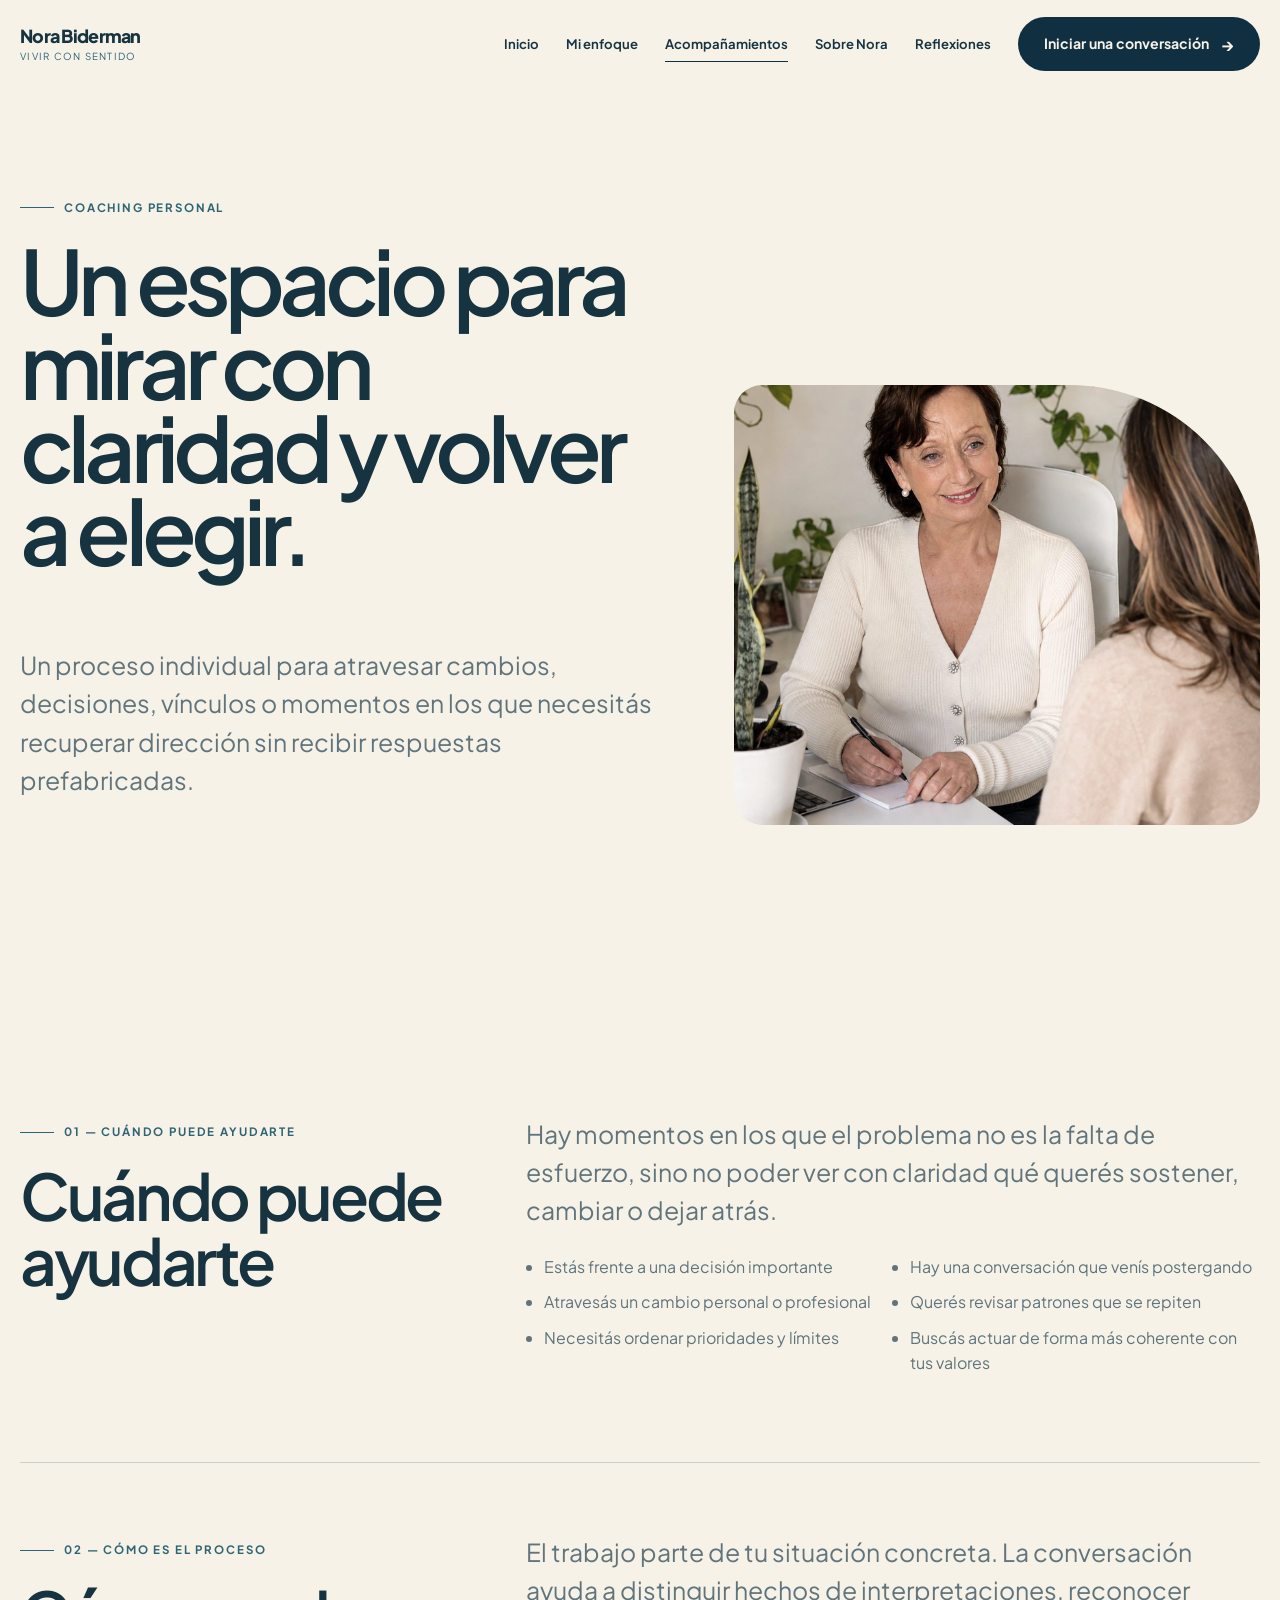
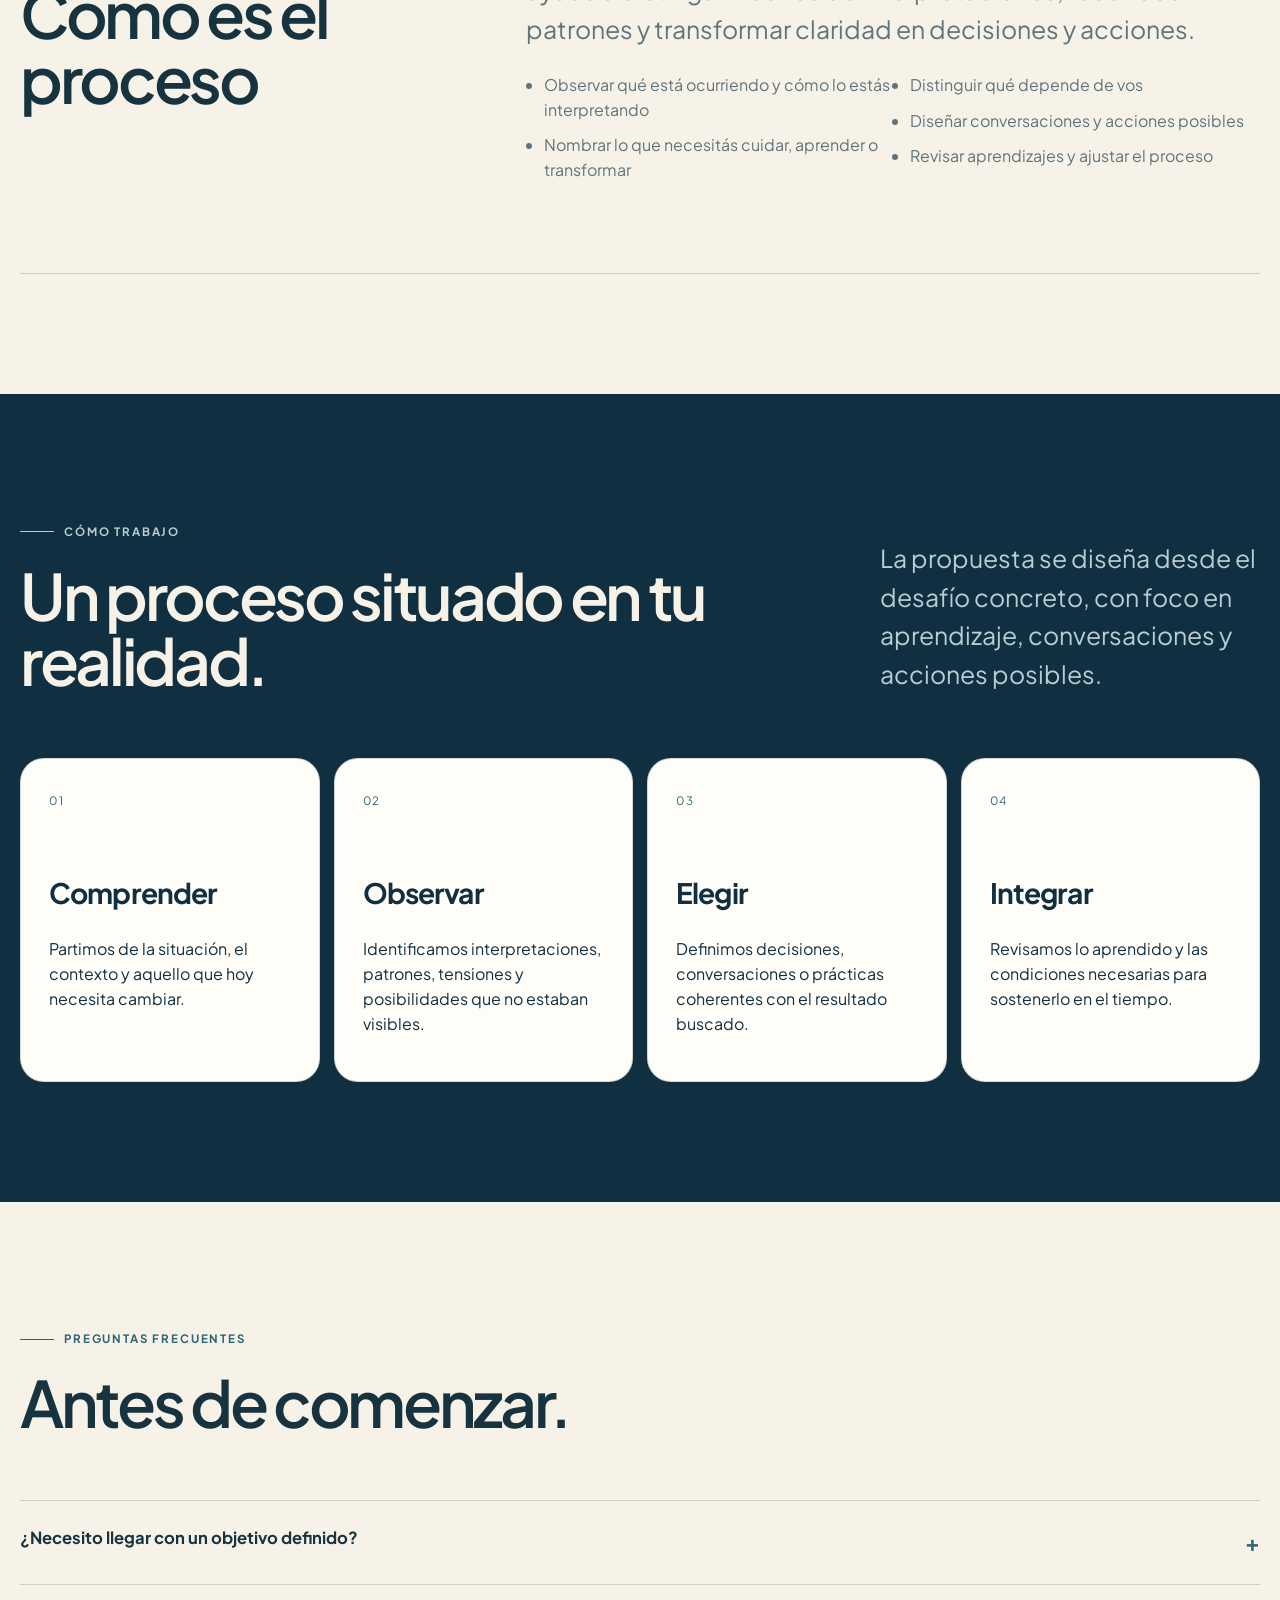
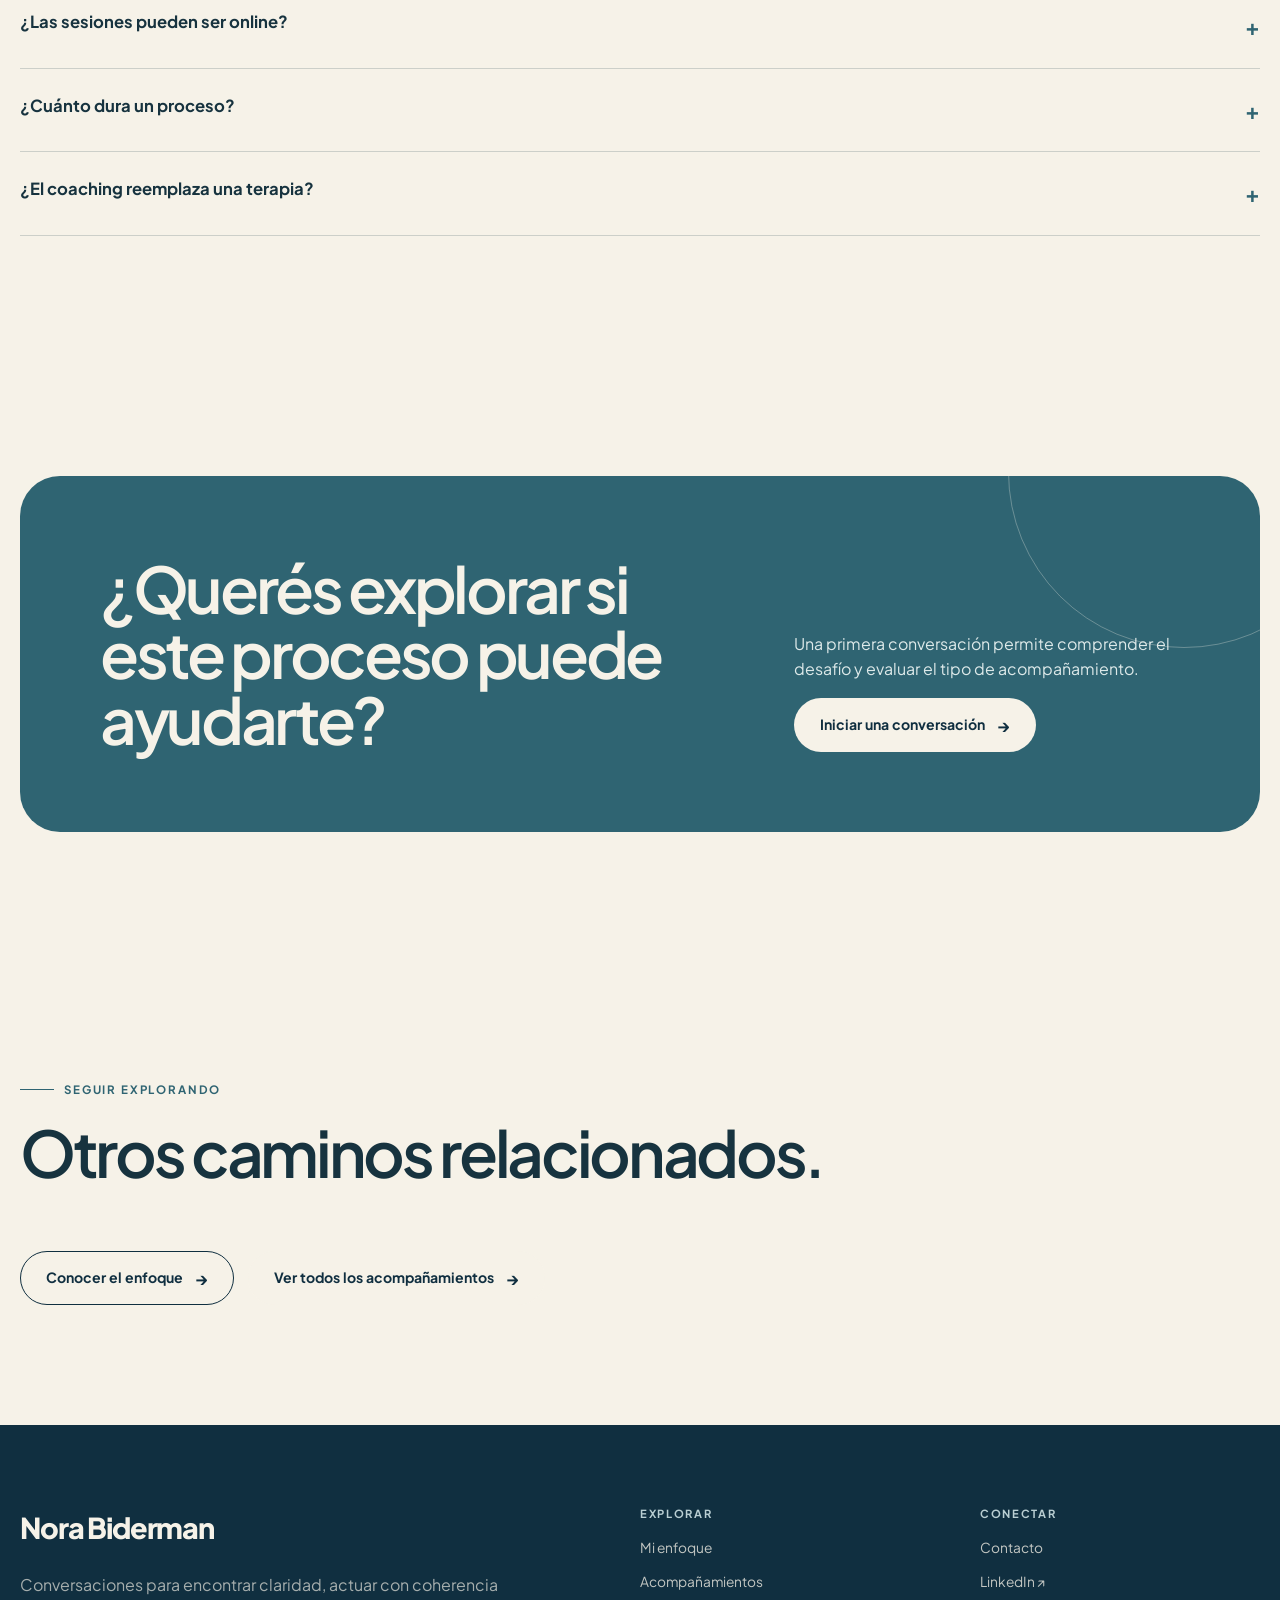
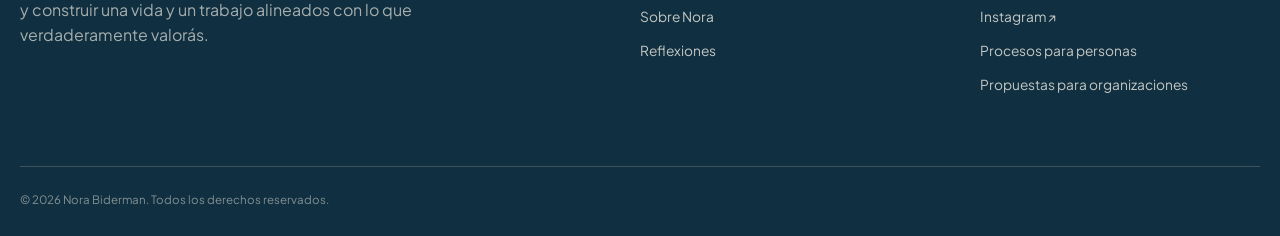
<file: coaching-personal.html>
<!DOCTYPE html>
<html lang="es-AR"><head>
<!-- Google tag (gtag.js) -->
<script async src="https://www.googletagmanager.com/gtag/js?id=G-JJ7DZNY920"></script>
<script>
  window.dataLayer = window.dataLayer || [];
  function gtag(){dataLayer.push(arguments);}
  gtag('js', new Date());

  gtag('config', 'G-JJ7DZNY920');
</script>

<meta charset="utf-8"/><meta content="width=device-width, initial-scale=1" name="viewport"/>
<title>Coaching personal | Nora Biderman</title><meta content="Coaching personal con Nora Biderman para atravesar cambios, ordenar prioridades, revisar vínculos y tomar decisiones con mayor claridad y coherencia." name="description"/><meta content="Nora Biderman" name="author"/><meta content="index,follow,max-image-preview:large,max-snippet:-1,max-video-preview:-1" name="robots"/>
<link href="https://norabiderman-coaching.com/coaching-personal.html" rel="canonical"/><meta content="es_AR" property="og:locale"/><meta content="website" property="og:type"/><meta content="Nora Biderman" property="og:site_name"/><meta content="Coaching personal | Nora Biderman" property="og:title"/><meta content="Coaching personal con Nora Biderman para atravesar cambios, ordenar prioridades, revisar vínculos y tomar decisiones con mayor claridad y coherencia." property="og:description"/><meta content="https://norabiderman-coaching.com/coaching-personal.html" property="og:url"/><meta content="https://norabiderman-coaching.com/assets/coaching-dialogue.webp" property="og:image"/><meta content="image/webp" property="og:image:type"/><meta content="Conversación individual de coaching en un espacio luminoso" property="og:image:alt"/>
<meta content="summary_large_image" name="twitter:card"/><meta content="Coaching personal | Nora Biderman" name="twitter:title"/><meta content="Coaching personal con Nora Biderman para atravesar cambios, ordenar prioridades, revisar vínculos y tomar decisiones con mayor claridad y coherencia." name="twitter:description"/><meta content="https://norabiderman-coaching.com/assets/coaching-dialogue.webp" name="twitter:image"/><meta content="Conversación individual de coaching en un espacio luminoso" name="twitter:image:alt"/>
<link as="image" fetchpriority="high" href="assets/coaching-dialogue.webp" rel="preload" type="image/webp" imagesizes="(max-width: 640px) calc(100vw - 28px), (max-width: 980px) calc(100vw - 40px), 560px" imagesrcset="assets/coaching-dialogue-480.webp 480w, assets/coaching-dialogue-768.webp 768w, assets/coaching-dialogue.webp 1122w"/><meta content="#102f40" name="theme-color"/><link href="favicon.svg" rel="icon" type="image/svg+xml"/><link href="https://fonts.googleapis.com" rel="preconnect"/><link crossorigin="" href="https://fonts.gstatic.com" rel="preconnect"/><link href="https://fonts.googleapis.com/css2?family=Plus+Jakarta+Sans:ital,wght@0,300;0,400;0,500;0,600;0,700;0,800;1,400&amp;display=swap" rel="stylesheet"/><link href="styles.css" rel="stylesheet"/>
<script type="application/ld+json">{
  "@context": "https://schema.org",
  "@graph": [
    {
      "@type": "Person",
      "@id": "https://norabiderman-coaching.com/#nora-biderman",
      "name": "Nora Biderman",
      "url": "https://norabiderman-coaching.com/sobre-nora.html",
      "image": "https://norabiderman-coaching.com/assets/nora-biderman-portrait.webp",
      "jobTitle": [
        "Coach consciente",
        "Counselor",
        "Docente",
        "Supervisora",
        "Autora"
      ],
      "description": "Coach consciente, counselor, docente, supervisora y autora. Su práctica integra desarrollo humano, comunicación, liderazgo y experiencia organizacional.",
      "knowsAbout": [
        "Coaching consciente",
        "Coaching ontológico",
        "Counseling",
        "Liderazgo consciente",
        "Desarrollo humano",
        "Comunicación efectiva",
        "Cultura organizacional"
      ],
      "sameAs": [
        "https://ar.linkedin.com/in/nora-biderman-a055889"
      ]
    },
    {
      "@type": "WebSite",
      "@id": "https://norabiderman-coaching.com/#website",
      "url": "https://norabiderman-coaching.com/",
      "name": "Nora Biderman",
      "description": "Coaching consciente y desarrollo humano para personas, líderes y organizaciones.",
      "inLanguage": "es-AR",
      "publisher": {
        "@id": "https://norabiderman-coaching.com/#nora-biderman"
      },
      "alternateName": [
        "Nora Biderman Coaching",
        "Nora Biderman — Vivir con sentido"
      ]
    },
    {
      "@type": "BreadcrumbList",
      "@id": "https://norabiderman-coaching.com/coaching-personal.html#breadcrumb",
      "itemListElement": [
        {
          "@type": "ListItem",
          "position": 1,
          "name": "Inicio",
          "item": "https://norabiderman-coaching.com/"
        },
        {
          "@type": "ListItem",
          "position": 2,
          "name": "Acompañamientos",
          "item": "https://norabiderman-coaching.com/acompanamientos.html"
        },
        {
          "@type": "ListItem",
          "position": 3,
          "name": "Coaching personal",
          "item": "https://norabiderman-coaching.com/coaching-personal.html"
        }
      ]
    },
    {
      "@type": "WebPage",
      "@id": "https://norabiderman-coaching.com/coaching-personal.html#webpage",
      "url": "https://norabiderman-coaching.com/coaching-personal.html",
      "name": "Coaching personal | Nora Biderman",
      "description": "Coaching personal con Nora Biderman para atravesar cambios, ordenar prioridades, revisar vínculos y tomar decisiones con mayor claridad y coherencia.",
      "isPartOf": {
        "@id": "https://norabiderman-coaching.com/#website"
      },
      "about": {
        "@id": "https://norabiderman-coaching.com/coaching-personal.html#service"
      },
      "inLanguage": "es-AR",
      "breadcrumb": {
        "@id": "https://norabiderman-coaching.com/coaching-personal.html#breadcrumb"
      },
      "dateModified": "2026-08-16",
      "mainEntity": {
        "@id": "https://norabiderman-coaching.com/coaching-personal.html#service"
      },
      "primaryImageOfPage": {
        "@type": "ImageObject",
        "@id": "https://norabiderman-coaching.com/coaching-personal.html#primaryimage",
        "url": "https://norabiderman-coaching.com/assets/coaching-dialogue.webp",
        "contentUrl": "https://norabiderman-coaching.com/assets/coaching-dialogue.webp",
        "caption": "Conversación individual de coaching en un espacio luminoso"
      }
    },
    {
      "@type": "Service",
      "@id": "https://norabiderman-coaching.com/coaching-personal.html#service",
      "url": "https://norabiderman-coaching.com/coaching-personal.html",
      "name": "Coaching personal con Nora Biderman",
      "provider": {
        "@id": "https://norabiderman-coaching.com/#nora-biderman"
      },
      "serviceType": "Coaching personal",
      "description": "Coaching personal con Nora Biderman para atravesar cambios, ordenar prioridades, revisar vínculos y tomar decisiones con mayor claridad y coherencia.",
      "areaServed": {
        "@type": "Country",
        "name": "Argentina"
      },
      "availableChannel": {
        "@type": "ServiceChannel",
        "serviceUrl": "https://norabiderman-coaching.com/coaching-personal.html"
      }
    }
  ]
}</script></head><body>
<a class="skip-link" href="#contenido">Saltar al contenido</a>
<header class="site-header">
<div class="container navbar">
<a aria-label="Nora Biderman, inicio" class="brand" href="index.html">
<span class="brand-name">Nora Biderman</span><span class="brand-tag">Vivir con sentido</span></a>
<nav aria-label="Navegación principal" class="nav-links"><a class="" href="index.html">Inicio</a><a class="" href="enfoque.html">Mi enfoque</a><a class="active" href="acompanamientos.html">Acompañamientos</a><a class="" href="sobre-nora.html">Sobre Nora</a><a class="" href="reflexiones.html">Reflexiones</a><a class="btn btn-primary" href="contacto.html">Iniciar una conversación <span class="arrow">→</span></a></nav>
<button aria-expanded="false" aria-label="Abrir menú" class="menu-toggle">☰</button>
</div></header>
<main id="contenido">
<section class="inner-hero"><div class="container inner-hero-grid"><div class="reveal"><span class="eyebrow">Coaching personal</span><h1>Un espacio para mirar con claridad y volver a elegir.</h1><p class="lead">Un proceso individual para atravesar cambios, decisiones, vínculos o momentos en los que necesitás recuperar dirección sin recibir respuestas prefabricadas.</p></div><div class="inner-visual reveal"><img alt="Conversación individual de coaching en un espacio luminoso" decoding="async" fetchpriority="high" loading="eager" src="assets/coaching-dialogue.webp" srcset="assets/coaching-dialogue-480.webp 480w, assets/coaching-dialogue-768.webp 768w, assets/coaching-dialogue.webp 1122w" sizes="(max-width: 640px) calc(100vw - 28px), (max-width: 980px) calc(100vw - 40px), 560px" width="1122" height="1402"/></div></div></section>
<section class="section"><div class="container"><article class="detail-card reveal"><div><span class="eyebrow">01 — Cuándo puede ayudarte</span><h2>Cuándo puede ayudarte</h2></div><div><p class="lead">Hay momentos en los que el problema no es la falta de esfuerzo, sino no poder ver con claridad qué querés sostener, cambiar o dejar atrás.</p><ul><li>Estás frente a una decisión importante</li><li>Atravesás un cambio personal o profesional</li><li>Necesitás ordenar prioridades y límites</li><li>Hay una conversación que venís postergando</li><li>Querés revisar patrones que se repiten</li><li>Buscás actuar de forma más coherente con tus valores</li></ul></div></article><article class="detail-card reveal"><div><span class="eyebrow">02 — Cómo es el proceso</span><h2>Cómo es el proceso</h2></div><div><p class="lead">El trabajo parte de tu situación concreta. La conversación ayuda a distinguir hechos de interpretaciones, reconocer patrones y transformar claridad en decisiones y acciones.</p><ul><li>Observar qué está ocurriendo y cómo lo estás interpretando</li><li>Nombrar lo que necesitás cuidar, aprender o transformar</li><li>Distinguir qué depende de vos</li><li>Diseñar conversaciones y acciones posibles</li><li>Revisar aprendizajes y ajustar el proceso</li></ul></div></article></div></section>
<section class="section dark-section"><div class="container"><div class="section-head reveal"><div><span class="eyebrow">Cómo trabajo</span><h2>Un proceso situado en tu realidad.</h2></div><p class="lead">La propuesta se diseña desde el desafío concreto, con foco en aprendizaje, conversaciones y acciones posibles.</p></div><div class="process-steps"><article class="process-step reveal"><span class="num">01</span><h3>Comprender</h3><p>Partimos de la situación, el contexto y aquello que hoy necesita cambiar.</p></article><article class="process-step reveal"><span class="num">02</span><h3>Observar</h3><p>Identificamos interpretaciones, patrones, tensiones y posibilidades que no estaban visibles.</p></article><article class="process-step reveal"><span class="num">03</span><h3>Elegir</h3><p>Definimos decisiones, conversaciones o prácticas coherentes con el resultado buscado.</p></article><article class="process-step reveal"><span class="num">04</span><h3>Integrar</h3><p>Revisamos lo aprendido y las condiciones necesarias para sostenerlo en el tiempo.</p></article></div></div></section>
<section class="section"><div class="container"><div class="section-head reveal"><div><span class="eyebrow">Preguntas frecuentes</span><h2>Antes de comenzar.</h2></div></div><div class="faq reveal"><details><summary>¿Necesito llegar con un objetivo definido?</summary><p>No. La falta de claridad puede ser justamente el punto de partida. El foco se construye en las primeras conversaciones.</p></details><details><summary>¿Las sesiones pueden ser online?</summary><p>Sí. La modalidad se acuerda según ubicación, disponibilidad y características del proceso.</p></details><details><summary>¿Cuánto dura un proceso?</summary><p>No hay una duración universal. Se acuerda un marco inicial y se revisa de acuerdo con los objetivos y avances.</p></details><details><summary>¿El coaching reemplaza una terapia?</summary><p>No. El coaching trabaja sobre aprendizaje, decisiones, conversaciones y acciones. Las necesidades clínicas deben ser abordadas por profesionales de salud habilitados.</p></details></div></div></section>
<section class="section"><div class="container cta-panel reveal"><h2>¿Querés explorar si este proceso puede ayudarte?</h2><div><p>Una primera conversación permite comprender el desafío y evaluar el tipo de acompañamiento.</p><a class="btn btn-light" href="contacto.html">Iniciar una conversación <span class="arrow">→</span></a></div></div></section>
<section class="section"><div class="container"><div class="section-head reveal"><div><span class="eyebrow">Seguir explorando</span><h2>Otros caminos relacionados.</h2></div></div><div class="hero-actions reveal"><a class="btn btn-secondary" href="enfoque.html">Conocer el enfoque <span class="arrow">→</span></a><a class="btn btn-light" href="acompanamientos.html">Ver todos los acompañamientos <span class="arrow">→</span></a></div></div></section>
</main><footer class="site-footer"><div class="container"><div class="footer-grid">
<div class="footer-brand"><div class="brand-name">Nora Biderman</div><p>Conversaciones para encontrar claridad, actuar con coherencia y construir una vida y un trabajo alineados con lo que verdaderamente valorás.</p></div>
<div class="footer-col"><h4>Explorar</h4><a href="enfoque.html">Mi enfoque</a><a href="acompanamientos.html">Acompañamientos</a><a href="sobre-nora.html">Sobre Nora</a><a href="reflexiones.html">Reflexiones</a></div>
<div class="footer-col"><h4>Conectar</h4><a href="contacto.html">Contacto</a><a href="https://ar.linkedin.com/in/nora-biderman-a055889" rel="noreferrer" target="_blank">LinkedIn ↗</a>
            <a href="https://www.instagram.com/norabiderman.coaching/" target="_blank" rel="noopener noreferrer">Instagram ↗</a><a href="contacto.html">Procesos para personas</a><a href="contacto.html">Propuestas para organizaciones</a></div>
</div><div class="footer-bottom"><span>© 2026 Nora Biderman. Todos los derechos reservados.</span></div></div></footer><script src="script.js"></script></body></html>
</file>
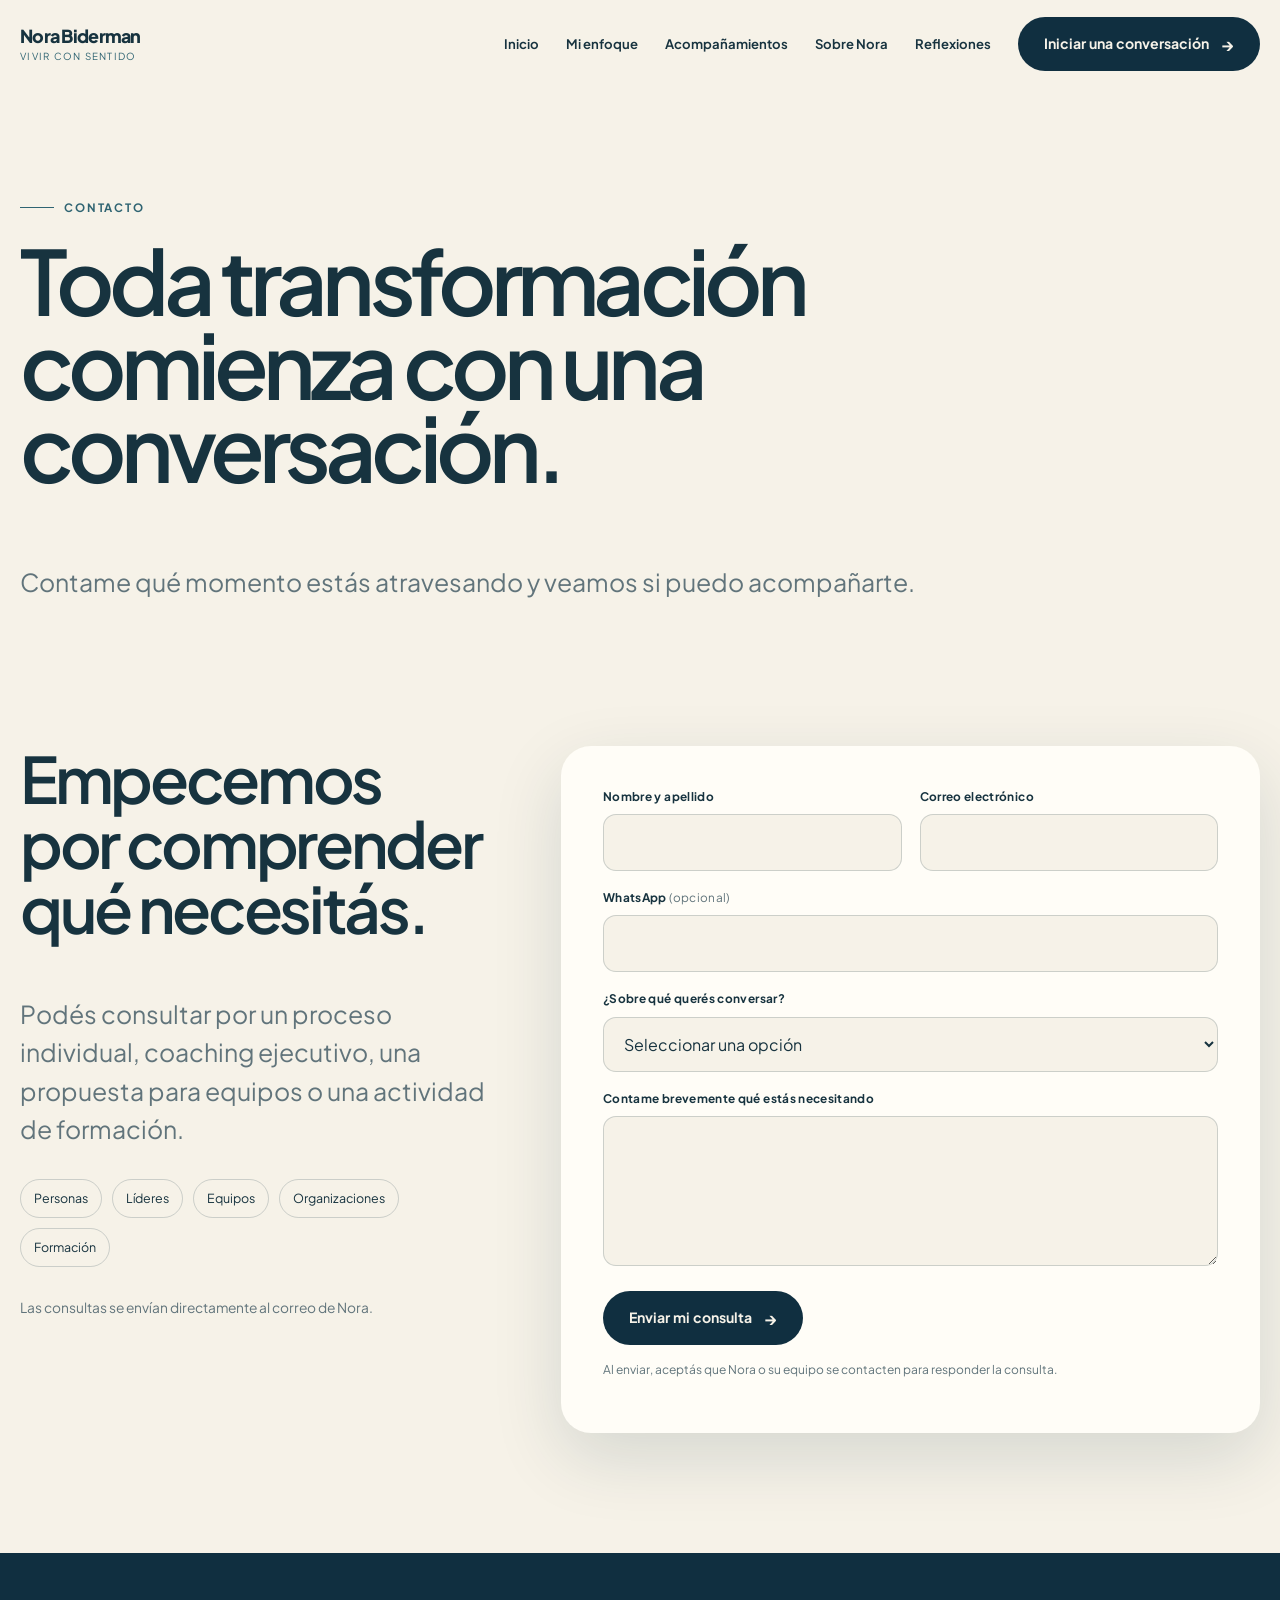
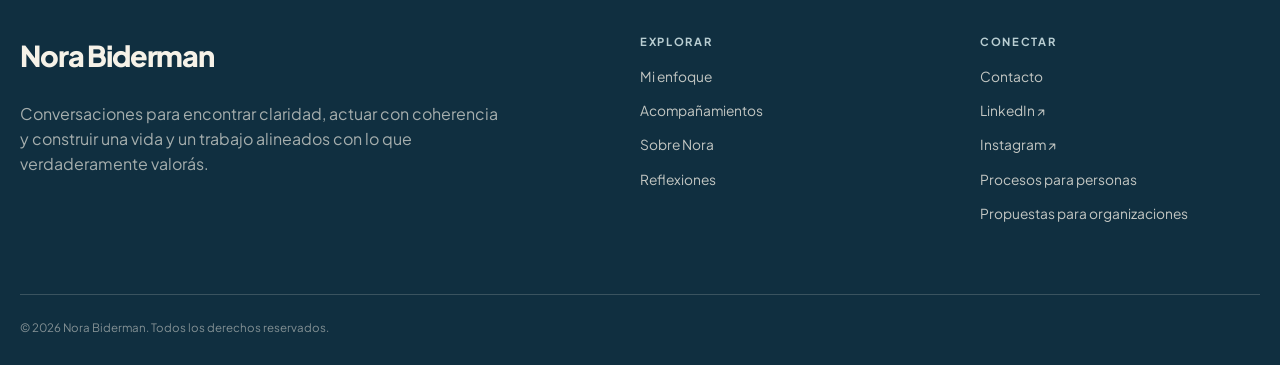
<file: contacto.html>
<!DOCTYPE html>

<html lang="es-AR">
<head>
<!-- Google tag (gtag.js) -->
<script async src="https://www.googletagmanager.com/gtag/js?id=G-JJ7DZNY920"></script>
<script>
  window.dataLayer = window.dataLayer || [];
  function gtag(){dataLayer.push(arguments);}
  gtag('js', new Date());

  gtag('config', 'G-JJ7DZNY920');
</script>

<meta charset="utf-8"/>
<meta content="width=device-width, initial-scale=1" name="viewport"/>
<title>Contacto | Coaching con Nora Biderman</title>
<meta content="Contactá a Nora Biderman para conversar sobre coaching personal, coaching ejecutivo, liderazgo, equipos, organizaciones o actividades de formación." name="description"/>
<meta content="Nora Biderman" name="author"/>
<meta content="index,follow,max-image-preview:large,max-snippet:-1,max-video-preview:-1" name="robots"/>
<link href="https://norabiderman-coaching.com/contacto.html" rel="canonical"/>
<meta content="es_AR" property="og:locale"/>
<meta content="website" property="og:type"/>
<meta content="Nora Biderman" property="og:site_name"/>
<meta content="Contacto | Coaching con Nora Biderman" property="og:title"/>
<meta content="Contactá a Nora Biderman para conversar sobre coaching personal, coaching ejecutivo, liderazgo, equipos, organizaciones o actividades de formación." property="og:description"/>
<meta content="https://norabiderman-coaching.com/contacto.html" property="og:url"/>
<meta content="https://norabiderman-coaching.com/assets/nora-biderman-home.webp" property="og:image"/>
<meta content="500" property="og:image:width"/>
<meta content="563" property="og:image:height"/>
<meta content="image/webp" property="og:image:type"/>
<meta content="Retrato de Nora Biderman" property="og:image:alt"/>
<meta content="summary_large_image" name="twitter:card"/>
<meta content="Contacto | Coaching con Nora Biderman" name="twitter:title"/>
<meta content="Contactá a Nora Biderman para conversar sobre coaching personal, coaching ejecutivo, liderazgo, equipos, organizaciones o actividades de formación." name="twitter:description"/>
<meta content="https://norabiderman-coaching.com/assets/nora-biderman-home.webp" name="twitter:image"/>
<meta content="Retrato de Nora Biderman" name="twitter:image:alt"/>
<meta content="#102f40" name="theme-color"/>
<link href="favicon.svg" rel="icon" type="image/svg+xml"/>
<link href="https://fonts.googleapis.com" rel="preconnect"/>
<link crossorigin="" href="https://fonts.gstatic.com" rel="preconnect"/>
<link href="https://fonts.googleapis.com/css2?family=Plus+Jakarta+Sans:ital,wght@0,300;0,400;0,500;0,600;0,700;0,800;1,400&amp;display=swap" rel="stylesheet"/>
<link href="styles.css" rel="stylesheet"/>
<script type="application/ld+json">
{
  "@context": "https://schema.org",
  "@graph": [
    {
      "@type": "Person",
      "@id": "https://norabiderman-coaching.com/#nora-biderman",
      "name": "Nora Biderman",
      "url": "https://norabiderman-coaching.com/sobre-nora.html",
      "image": "https://norabiderman-coaching.com/assets/nora-biderman-portrait.webp",
      "jobTitle": [
        "Coach consciente",
        "Counselor",
        "Docente",
        "Supervisora",
        "Autora"
      ],
      "description": "Coach consciente, counselor, docente, supervisora y autora. Su práctica integra desarrollo humano, comunicación, liderazgo y experiencia organizacional.",
      "knowsAbout": [
        "Coaching consciente",
        "Coaching ontológico",
        "Counseling",
        "Liderazgo consciente",
        "Desarrollo humano",
        "Comunicación efectiva",
        "Cultura organizacional"
      ],
      "sameAs": [
        "https://ar.linkedin.com/in/nora-biderman-a055889"
      ]
    },
    {
      "@type": "WebSite",
      "@id": "https://norabiderman-coaching.com/#website",
      "url": "https://norabiderman-coaching.com/",
      "name": "Nora Biderman",
      "description": "Coaching consciente y desarrollo humano para personas, líderes y organizaciones.",
      "inLanguage": "es-AR",
      "publisher": {
        "@id": "https://norabiderman-coaching.com/#nora-biderman"
      },
      "alternateName": [
        "Nora Biderman Coaching",
        "Nora Biderman — Vivir con sentido"
      ]
    },
    {
      "@type": "BreadcrumbList",
      "@id": "https://norabiderman-coaching.com/contacto.html#breadcrumb",
      "itemListElement": [
        {
          "@type": "ListItem",
          "position": 1,
          "name": "Inicio",
          "item": "https://norabiderman-coaching.com/"
        },
        {
          "@type": "ListItem",
          "position": 2,
          "name": "Contacto",
          "item": "https://norabiderman-coaching.com/contacto.html"
        }
      ]
    },
    {
      "@type": "ContactPage",
      "@id": "https://norabiderman-coaching.com/contacto.html#webpage",
      "url": "https://norabiderman-coaching.com/contacto.html",
      "name": "Contacto | Coaching con Nora Biderman",
      "description": "Contactá a Nora Biderman para conversar sobre coaching personal, coaching ejecutivo, liderazgo, equipos, organizaciones o actividades de formación.",
      "isPartOf": {
        "@id": "https://norabiderman-coaching.com/#website"
      },
      "about": {
        "@id": "https://norabiderman-coaching.com/#nora-biderman"
      },
      "inLanguage": "es-AR",
      "primaryImageOfPage": {
        "@type": "ImageObject",
        "@id": "https://norabiderman-coaching.com/contacto.html#primaryimage",
        "url": "https://norabiderman-coaching.com/assets/nora-biderman-home.webp",
        "contentUrl": "https://norabiderman-coaching.com/assets/nora-biderman-home.webp",
        "caption": "Retrato de Nora Biderman",
        "width": 500,
        "height": 563
      },
      "breadcrumb": {
        "@id": "https://norabiderman-coaching.com/contacto.html#breadcrumb"
      },
      "dateModified": "2026-08-15"
    }
  ]
}
  </script>
</head>
<body>
<a class="skip-link" href="#contenido">Saltar al contenido</a>
<header class="site-header">
<div class="container navbar">
<a aria-label="Nora Biderman, inicio" class="brand" href="index.html">
<span class="brand-name">Nora Biderman</span>
<span class="brand-tag">Vivir con sentido</span>
</a>
<nav aria-label="Navegación principal" class="nav-links">
<a class="" href="index.html">Inicio</a><a class="" href="enfoque.html">Mi enfoque</a><a class="" href="acompanamientos.html">Acompañamientos</a><a class="" href="sobre-nora.html">Sobre Nora</a><a class="" href="reflexiones.html">Reflexiones</a>
<a class="btn btn-primary" href="contacto.html">Iniciar una conversación <span class="arrow">→</span></a>
</nav>
<button aria-expanded="false" aria-label="Abrir menú" class="menu-toggle">☰</button>
</div>
</header>
<main id="contenido">
<section class="inner-hero" style="min-height:60vh"><div class="container"><div class="reveal" style="max-width:950px"><span class="eyebrow">Contacto</span><h1>Toda transformación comienza con una conversación.</h1><p class="lead">Contame qué momento estás atravesando y veamos si puedo acompañarte.</p></div></div></section>
<section class="section" style="padding-top:20px">
<div class="container contact-grid">
<div class="contact-panel reveal">
<h2>Empecemos por comprender qué necesitás.</h2>
<p class="lead">Podés consultar por un proceso individual, coaching ejecutivo, una propuesta para equipos o una actividad de formación.</p>
<div class="pill-list">
<span class="pill">Personas</span>
<span class="pill">Líderes</span>
<span class="pill">Equipos</span>
<span class="pill">Organizaciones</span>
<span class="pill">Formación</span>
</div>
<p style="color:var(--muted);font-size:.86rem">Las consultas se envían directamente al correo de Nora.</p>
</div>
<form action="https://formsubmit.co/norabiderman@gmail.com" class="contact-form reveal" data-contact-form="" data-email-endpoint="https://formsubmit.co/ajax/norabiderman@gmail.com" method="POST">
<input name="_subject" type="hidden" value="Nueva consulta desde el sitio web de Nora Biderman"/>
<input name="_template" type="hidden" value="table"/>
<div aria-hidden="true" class="form-honeypot">
<label for="website">No completar este campo</label>
<input autocomplete="off" id="website" name="_honey" tabindex="-1" type="text"/>
</div>
<div class="form-row">
<div class="field">
<label for="nombre">Nombre y apellido</label>
<input autocomplete="name" id="nombre" name="nombre" required="" type="text"/>
</div>
<div class="field">
<label for="email">Correo electrónico</label>
<input autocomplete="email" id="email" inputmode="email" name="email" required="" type="email"/>
</div>
</div>
<div class="field">
<label for="whatsapp">WhatsApp <span class="optional">(opcional)</span></label>
<input autocomplete="tel" id="whatsapp" inputmode="tel" name="whatsapp" type="tel"/>
</div>
<div class="field">
<label for="tipo">¿Sobre qué querés conversar?</label>
<select id="tipo" name="tipo" required="">
<option value="">Seleccionar una opción</option>
<option>Proceso personal o profesional</option>
<option>Coaching ejecutivo</option>
<option>Equipo u organización</option>
<option>Taller o conferencia</option>
<option>Formación o supervisión</option>
<option>Otra consulta</option>
</select>
</div>
<div class="field">
<label for="mensaje">Contame brevemente qué estás necesitando</label>
<textarea id="mensaje" name="mensaje" required=""></textarea>
</div>
<button class="btn btn-primary" data-submit-button="" type="submit">
<span data-submit-label="">Enviar mi consulta</span> <span class="arrow">→</span>
</button>
<p class="form-note">Al enviar, aceptás que Nora o su equipo se contacten para responder la consulta.</p>
<div aria-live="polite" class="form-status" data-form-status="" role="status"></div>
</form>
</div>
</section>
</main>
<footer class="site-footer">
<div class="container">
<div class="footer-grid">
<div class="footer-brand">
<div class="brand-name">Nora Biderman</div>
<p>Conversaciones para encontrar claridad, actuar con coherencia y construir una vida y un trabajo alineados con lo que verdaderamente valorás.</p>
</div>
<div class="footer-col">
<h4>Explorar</h4>
<a href="enfoque.html">Mi enfoque</a>
<a href="acompanamientos.html">Acompañamientos</a>
<a href="sobre-nora.html">Sobre Nora</a>
<a href="reflexiones.html">Reflexiones</a>
</div>
<div class="footer-col">
<h4>Conectar</h4>
<a href="contacto.html">Contacto</a>
<a href="https://ar.linkedin.com/in/nora-biderman-a055889" rel="noreferrer" target="_blank">LinkedIn ↗</a>
            <a href="https://www.instagram.com/norabiderman.coaching/" target="_blank" rel="noopener noreferrer">Instagram ↗</a>
<a href="contacto.html">Procesos para personas</a>
<a href="contacto.html">Propuestas para organizaciones</a>
</div>
</div>
<div class="footer-bottom">
<span>© 2026 Nora Biderman. Todos los derechos reservados.</span>
</div>
</div>
</footer>
<script src="script.js"></script>
</body>
</html>
</file>
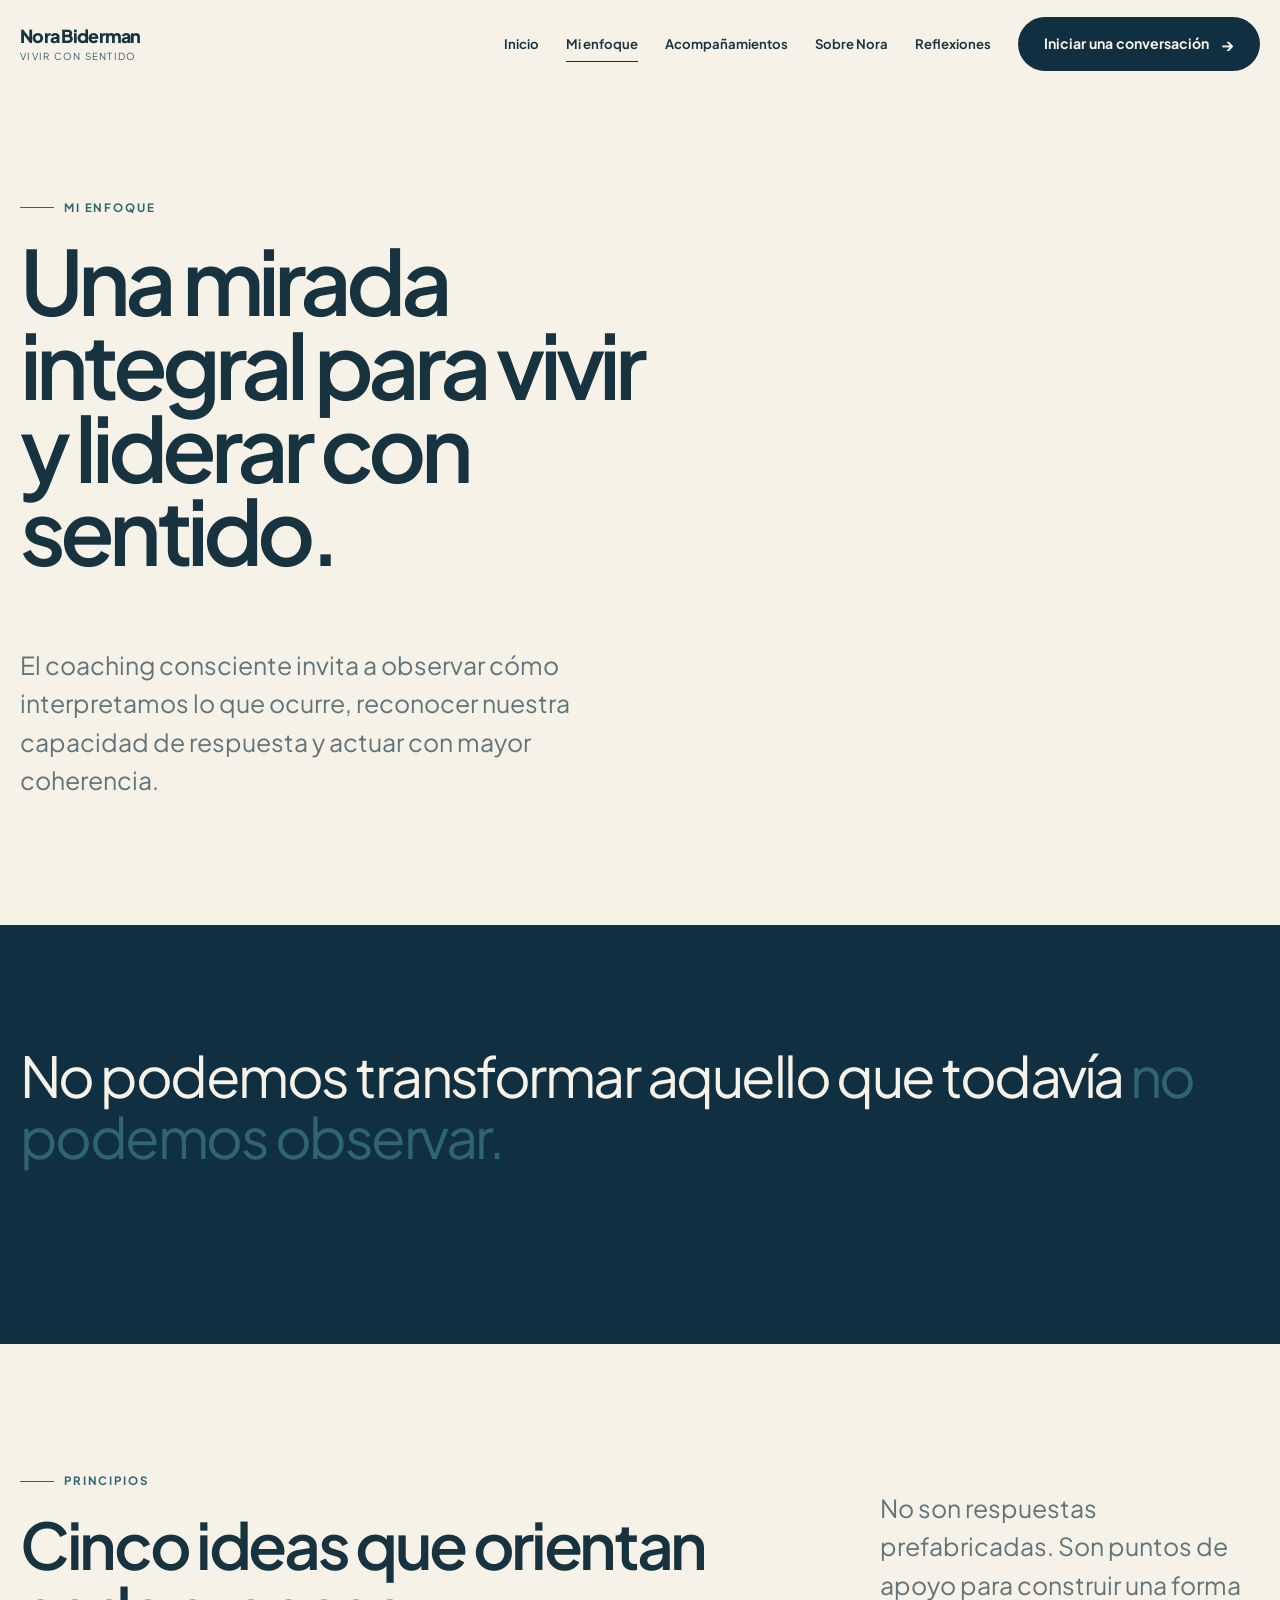
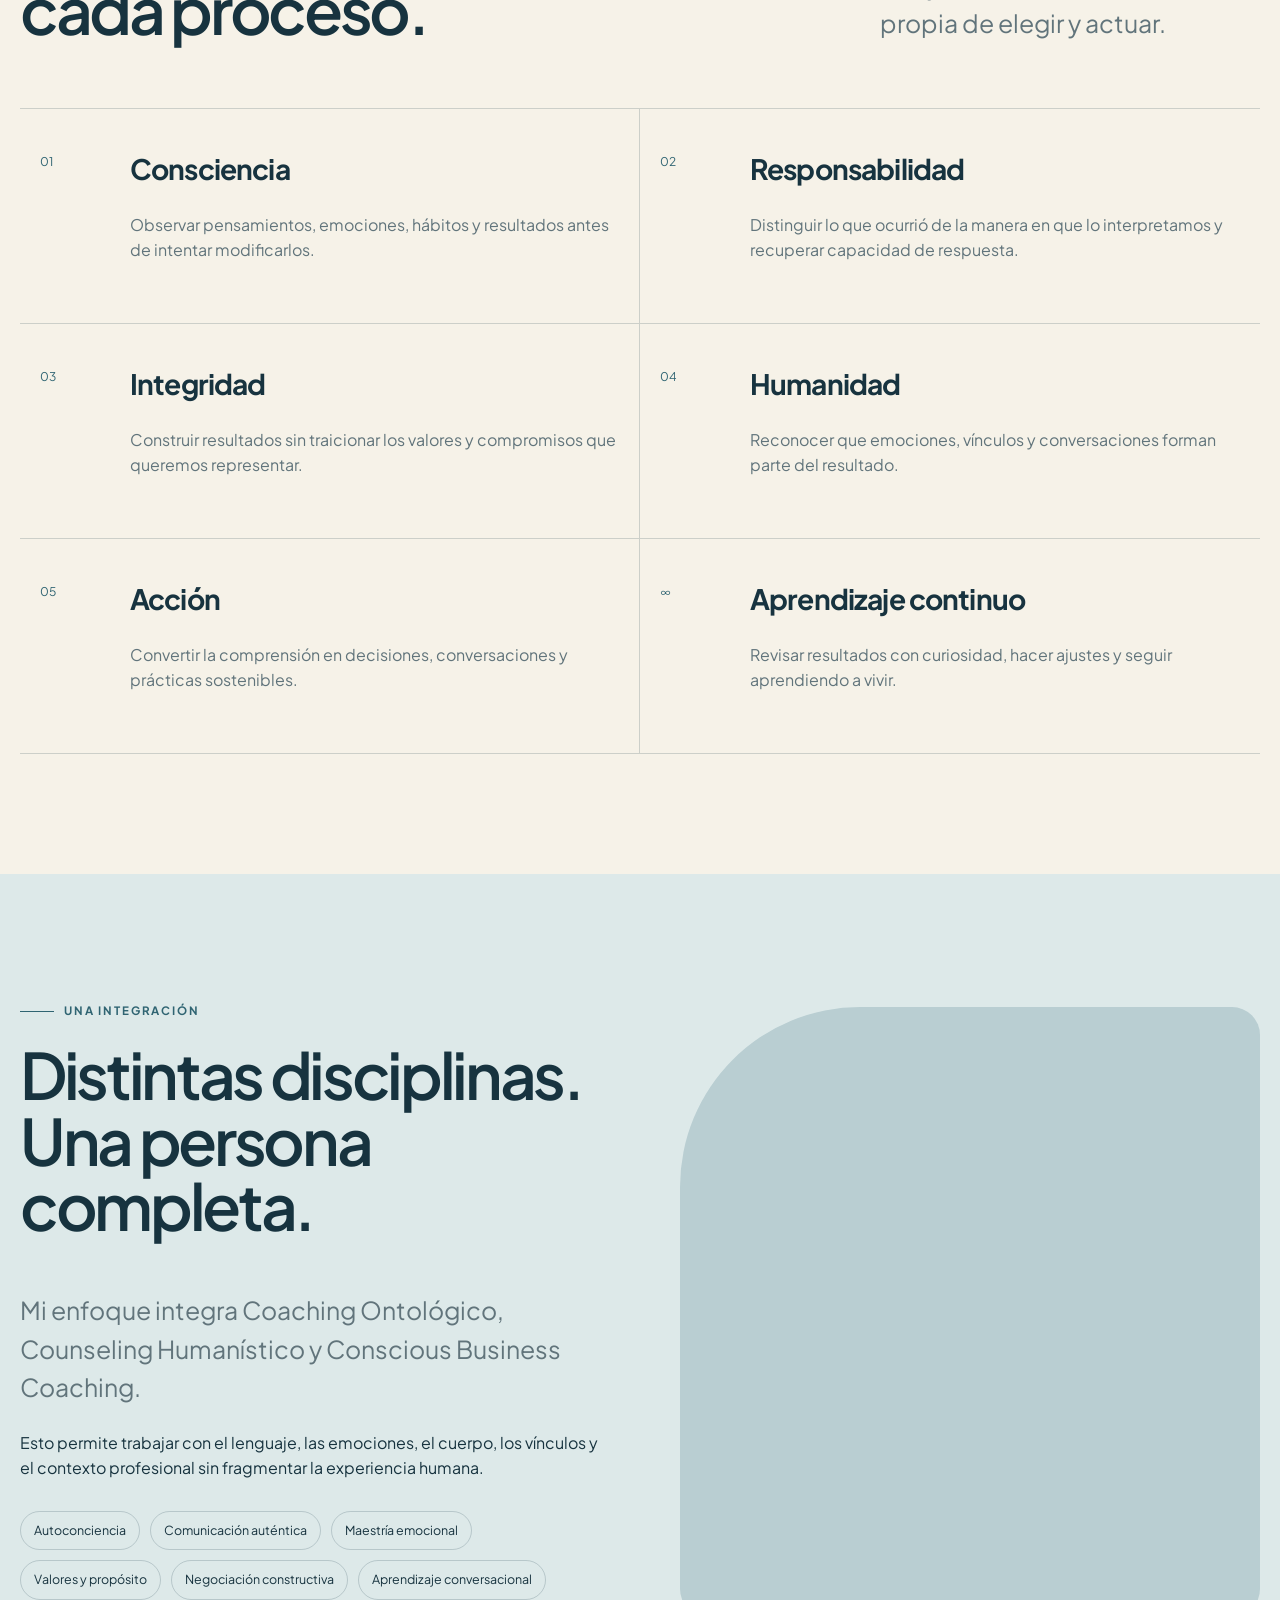
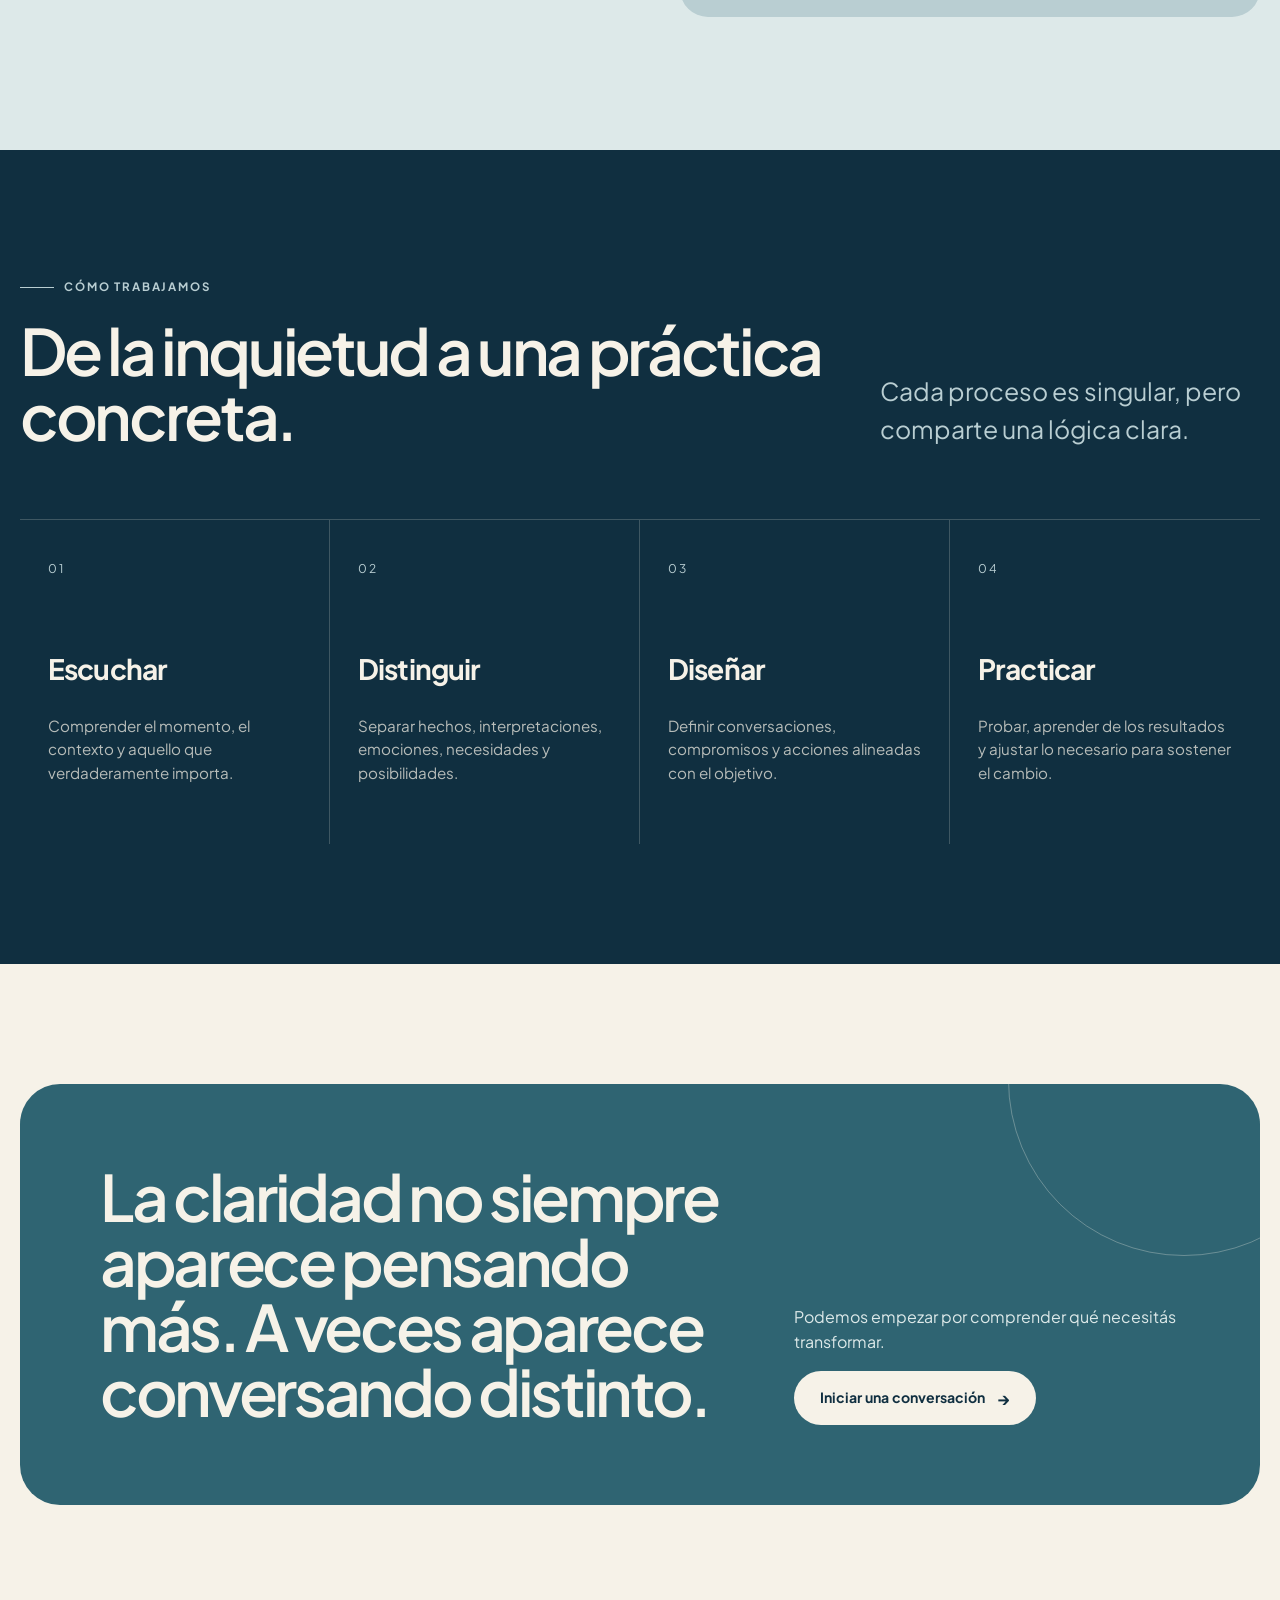
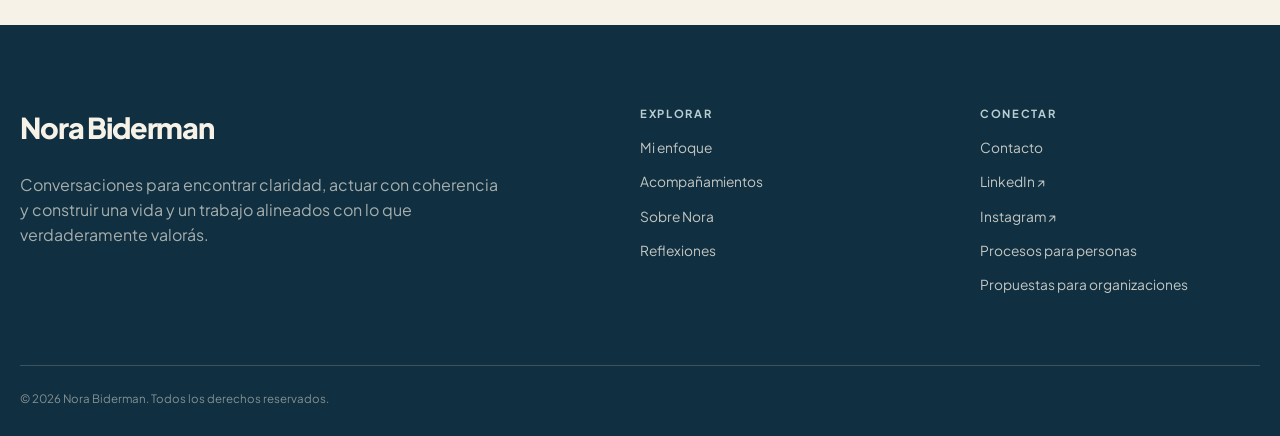
<file: enfoque.html>
<!DOCTYPE html>

<html lang="es-AR">
<head>
<!-- Google tag (gtag.js) -->
<script async src="https://www.googletagmanager.com/gtag/js?id=G-JJ7DZNY920"></script>
<script>
  window.dataLayer = window.dataLayer || [];
  function gtag(){dataLayer.push(arguments);}
  gtag('js', new Date());

  gtag('config', 'G-JJ7DZNY920');
</script>

<meta charset="utf-8"/>
<meta content="width=device-width, initial-scale=1" name="viewport"/>
<title>Coaching consciente y liderazgo | Enfoque de Nora Biderman</title>
<meta content="Conocé el enfoque de Nora Biderman: coaching ontológico, counseling humanístico, liderazgo consciente, comunicación y desarrollo humano aplicados a desafíos reales." name="description"/>
<meta content="Nora Biderman" name="author"/>
<meta content="index,follow,max-image-preview:large,max-snippet:-1,max-video-preview:-1" name="robots"/>
<link href="https://norabiderman-coaching.com/enfoque.html" rel="canonical"/>
<meta content="es_AR" property="og:locale"/>
<meta content="website" property="og:type"/>
<meta content="Nora Biderman" property="og:site_name"/>
<meta content="Coaching consciente y liderazgo | Enfoque de Nora Biderman" property="og:title"/>
<meta content="Conocé el enfoque de Nora Biderman: coaching ontológico, counseling humanístico, liderazgo consciente, comunicación y desarrollo humano aplicados a desafíos reales." property="og:description"/>
<meta content="https://norabiderman-coaching.com/enfoque.html" property="og:url"/>
<meta content="https://norabiderman-coaching.com/assets/coaching-two-women.webp" property="og:image"/>
<meta content="1122" property="og:image:width"/>
<meta content="1402" property="og:image:height"/>
<meta content="image/webp" property="og:image:type"/>
<meta content="Dos personas en una conversación de acompañamiento" property="og:image:alt"/>
<meta content="summary_large_image" name="twitter:card"/>
<meta content="Coaching consciente y liderazgo | Enfoque de Nora Biderman" name="twitter:title"/>
<meta content="Conocé el enfoque de Nora Biderman: coaching ontológico, counseling humanístico, liderazgo consciente, comunicación y desarrollo humano aplicados a desafíos reales." name="twitter:description"/>
<meta content="https://norabiderman-coaching.com/assets/coaching-two-women.webp" name="twitter:image"/>
<meta content="Dos personas en una conversación de acompañamiento" name="twitter:image:alt"/>
<link as="image" fetchpriority="high" href="assets/coaching-two-women.webp" imagesizes="(max-width: 640px) calc(100vw - 28px), (max-width: 980px) calc(100vw - 40px), 560px" imagesrcset="assets/coaching-two-women-480.webp 480w, assets/coaching-two-women-768.webp 768w, assets/coaching-two-women.webp 1122w" rel="preload" type="image/webp"/>
<meta content="#102f40" name="theme-color"/>
<link href="favicon.svg" rel="icon" type="image/svg+xml"/>
<link href="https://fonts.googleapis.com" rel="preconnect"/>
<link crossorigin="" href="https://fonts.gstatic.com" rel="preconnect"/>
<link href="https://fonts.googleapis.com/css2?family=Plus+Jakarta+Sans:ital,wght@0,300;0,400;0,500;0,600;0,700;0,800;1,400&amp;display=swap" rel="stylesheet"/>
<link href="styles.css" rel="stylesheet"/>
<script type="application/ld+json">
{
  "@context": "https://schema.org",
  "@graph": [
    {
      "@type": "Person",
      "@id": "https://norabiderman-coaching.com/#nora-biderman",
      "name": "Nora Biderman",
      "url": "https://norabiderman-coaching.com/sobre-nora.html",
      "image": "https://norabiderman-coaching.com/assets/nora-biderman-portrait.webp",
      "jobTitle": [
        "Coach consciente",
        "Counselor",
        "Docente",
        "Supervisora",
        "Autora"
      ],
      "description": "Coach consciente, counselor, docente, supervisora y autora. Su práctica integra desarrollo humano, comunicación, liderazgo y experiencia organizacional.",
      "knowsAbout": [
        "Coaching consciente",
        "Coaching ontológico",
        "Counseling",
        "Liderazgo consciente",
        "Desarrollo humano",
        "Comunicación efectiva",
        "Cultura organizacional"
      ],
      "sameAs": [
        "https://ar.linkedin.com/in/nora-biderman-a055889"
      ]
    },
    {
      "@type": "WebSite",
      "@id": "https://norabiderman-coaching.com/#website",
      "url": "https://norabiderman-coaching.com/",
      "name": "Nora Biderman",
      "description": "Coaching consciente y desarrollo humano para personas, líderes y organizaciones.",
      "inLanguage": "es-AR",
      "publisher": {
        "@id": "https://norabiderman-coaching.com/#nora-biderman"
      },
      "alternateName": [
        "Nora Biderman Coaching",
        "Nora Biderman — Vivir con sentido"
      ]
    },
    {
      "@type": "BreadcrumbList",
      "@id": "https://norabiderman-coaching.com/enfoque.html#breadcrumb",
      "itemListElement": [
        {
          "@type": "ListItem",
          "position": 1,
          "name": "Inicio",
          "item": "https://norabiderman-coaching.com/"
        },
        {
          "@type": "ListItem",
          "position": 2,
          "name": "Mi enfoque",
          "item": "https://norabiderman-coaching.com/enfoque.html"
        }
      ]
    },
    {
      "@type": "WebPage",
      "@id": "https://norabiderman-coaching.com/enfoque.html#webpage",
      "url": "https://norabiderman-coaching.com/enfoque.html",
      "name": "Coaching consciente y liderazgo | Enfoque de Nora Biderman",
      "description": "Conocé el enfoque de Nora Biderman: coaching ontológico, counseling humanístico, liderazgo consciente, comunicación y desarrollo humano aplicados a desafíos reales.",
      "isPartOf": {
        "@id": "https://norabiderman-coaching.com/#website"
      },
      "about": {
        "@id": "https://norabiderman-coaching.com/#nora-biderman"
      },
      "inLanguage": "es-AR",
      "primaryImageOfPage": {
        "@type": "ImageObject",
        "@id": "https://norabiderman-coaching.com/enfoque.html#primaryimage",
        "url": "https://norabiderman-coaching.com/assets/coaching-two-women.webp",
        "contentUrl": "https://norabiderman-coaching.com/assets/coaching-two-women.webp",
        "caption": "Dos personas en una conversación de acompañamiento",
        "width": 1122,
        "height": 1402
      },
      "breadcrumb": {
        "@id": "https://norabiderman-coaching.com/enfoque.html#breadcrumb"
      },
      "dateModified": "2026-08-15"
    }
  ]
}
  </script>
</head>
<body>
<a class="skip-link" href="#contenido">Saltar al contenido</a>
<header class="site-header">
<div class="container navbar">
<a aria-label="Nora Biderman, inicio" class="brand" href="index.html">
<span class="brand-name">Nora Biderman</span>
<span class="brand-tag">Vivir con sentido</span>
</a>
<nav aria-label="Navegación principal" class="nav-links">
<a class="" href="index.html">Inicio</a><a class="active" href="enfoque.html">Mi enfoque</a><a class="" href="acompanamientos.html">Acompañamientos</a><a class="" href="sobre-nora.html">Sobre Nora</a><a class="" href="reflexiones.html">Reflexiones</a>
<a class="btn btn-primary" href="contacto.html">Iniciar una conversación <span class="arrow">→</span></a>
</nav>
<button aria-expanded="false" aria-label="Abrir menú" class="menu-toggle">☰</button>
</div>
</header>
<main id="contenido">
<section class="inner-hero">
<div class="container inner-hero-grid">
<div class="reveal"><span class="eyebrow">Mi enfoque</span><h1>Una mirada integral para vivir y liderar con sentido.</h1><p class="lead">El coaching consciente invita a observar cómo interpretamos lo que ocurre, reconocer nuestra capacidad de respuesta y actuar con mayor coherencia.</p></div>
<div class="inner-visual reveal"><img alt="Dos personas en una conversación de acompañamiento" decoding="async" fetchpriority="high" height="1402" loading="eager" sizes="(max-width: 640px) calc(100vw - 28px), (max-width: 980px) calc(100vw - 40px), 560px" src="assets/coaching-two-women.webp" srcset="assets/coaching-two-women-480.webp 480w, assets/coaching-two-women-768.webp 768w, assets/coaching-two-women.webp 1122w" width="1122"/></div>
</div>
</section>
<section class="section dark-section"><div class="container"><p class="quote-block reveal">No podemos transformar aquello que todavía <em>no podemos observar.</em></p></div></section>
<section class="section"><div class="container">
<div class="section-head reveal"><div><span class="eyebrow">Principios</span><h2>Cinco ideas que orientan cada proceso.</h2></div><p class="lead">No son respuestas prefabricadas. Son puntos de apoyo para construir una forma propia de elegir y actuar.</p></div>
<div class="principles-grid">
<article class="principle reveal"><span class="num">01</span><div><h3>Consciencia</h3><p>Observar pensamientos, emociones, hábitos y resultados antes de intentar modificarlos.</p></div></article>
<article class="principle reveal"><span class="num">02</span><div><h3>Responsabilidad</h3><p>Distinguir lo que ocurrió de la manera en que lo interpretamos y recuperar capacidad de respuesta.</p></div></article>
<article class="principle reveal"><span class="num">03</span><div><h3>Integridad</h3><p>Construir resultados sin traicionar los valores y compromisos que queremos representar.</p></div></article>
<article class="principle reveal"><span class="num">04</span><div><h3>Humanidad</h3><p>Reconocer que emociones, vínculos y conversaciones forman parte del resultado.</p></div></article>
<article class="principle reveal"><span class="num">05</span><div><h3>Acción</h3><p>Convertir la comprensión en decisiones, conversaciones y prácticas sostenibles.</p></div></article>
<article class="principle reveal"><span class="num">∞</span><div><h3>Aprendizaje continuo</h3><p>Revisar resultados con curiosidad, hacer ajustes y seguir aprendiendo a vivir.</p></div></article>
</div>
</div></section>
<section class="section" style="background:var(--sky)"><div class="container split">
<div class="reveal"><span class="eyebrow">Una integración</span><h2>Distintas disciplinas. Una persona completa.</h2><p class="lead">Mi enfoque integra Coaching Ontológico, Counseling Humanístico y Conscious Business Coaching.</p><p>Esto permite trabajar con el lenguaje, las emociones, el cuerpo, los vínculos y el contexto profesional sin fragmentar la experiencia humana.</p><div class="pill-list"><span class="pill">Autoconciencia</span><span class="pill">Comunicación auténtica</span><span class="pill">Maestría emocional</span><span class="pill">Valores y propósito</span><span class="pill">Negociación constructiva</span><span class="pill">Aprendizaje conversacional</span></div></div>
<div class="image-frame reveal"><img alt="Dos profesionales manteniendo una conversación profunda" decoding="async" height="1402" loading="lazy" sizes="(max-width: 640px) calc(100vw - 28px), (max-width: 980px) calc(100vw - 40px), 580px" src="assets/executive-conversation.webp" srcset="assets/executive-conversation-480.webp 480w, assets/executive-conversation-768.webp 768w, assets/executive-conversation.webp 1122w" width="1122"/></div>
</div></section>
<section class="section dark-section"><div class="container">
<div class="section-head reveal"><div><span class="eyebrow">Cómo trabajamos</span><h2>De la inquietud a una práctica concreta.</h2></div><p class="lead">Cada proceso es singular, pero comparte una lógica clara.</p></div>
<div class="method-grid"><article class="method-card reveal"><div class="method-number">01</div><h3>Escuchar</h3><p>Comprender el momento, el contexto y aquello que verdaderamente importa.</p></article><article class="method-card reveal"><div class="method-number">02</div><h3>Distinguir</h3><p>Separar hechos, interpretaciones, emociones, necesidades y posibilidades.</p></article><article class="method-card reveal"><div class="method-number">03</div><h3>Diseñar</h3><p>Definir conversaciones, compromisos y acciones alineadas con el objetivo.</p></article><article class="method-card reveal"><div class="method-number">04</div><h3>Practicar</h3><p>Probar, aprender de los resultados y ajustar lo necesario para sostener el cambio.</p></article></div>
</div></section>
<section class="section"><div class="container cta-panel reveal"><h2>La claridad no siempre aparece pensando más. A veces aparece conversando distinto.</h2><div><p>Podemos empezar por comprender qué necesitás transformar.</p><a class="btn btn-light" href="contacto.html">Iniciar una conversación <span class="arrow">→</span></a></div></div></section>
</main>
<footer class="site-footer">
<div class="container">
<div class="footer-grid">
<div class="footer-brand">
<div class="brand-name">Nora Biderman</div>
<p>Conversaciones para encontrar claridad, actuar con coherencia y construir una vida y un trabajo alineados con lo que verdaderamente valorás.</p>
</div>
<div class="footer-col">
<h4>Explorar</h4>
<a href="enfoque.html">Mi enfoque</a>
<a href="acompanamientos.html">Acompañamientos</a>
<a href="sobre-nora.html">Sobre Nora</a>
<a href="reflexiones.html">Reflexiones</a>
</div>
<div class="footer-col">
<h4>Conectar</h4>
<a href="contacto.html">Contacto</a>
<a href="https://ar.linkedin.com/in/nora-biderman-a055889" rel="noreferrer" target="_blank">LinkedIn ↗</a>
            <a href="https://www.instagram.com/norabiderman.coaching/" target="_blank" rel="noopener noreferrer">Instagram ↗</a>
<a href="contacto.html">Procesos para personas</a>
<a href="contacto.html">Propuestas para organizaciones</a>
</div>
</div>
<div class="footer-bottom">
<span>© 2026 Nora Biderman. Todos los derechos reservados.</span>
</div>
</div>
</footer>
<script src="script.js"></script>
</body>
</html>
</file>
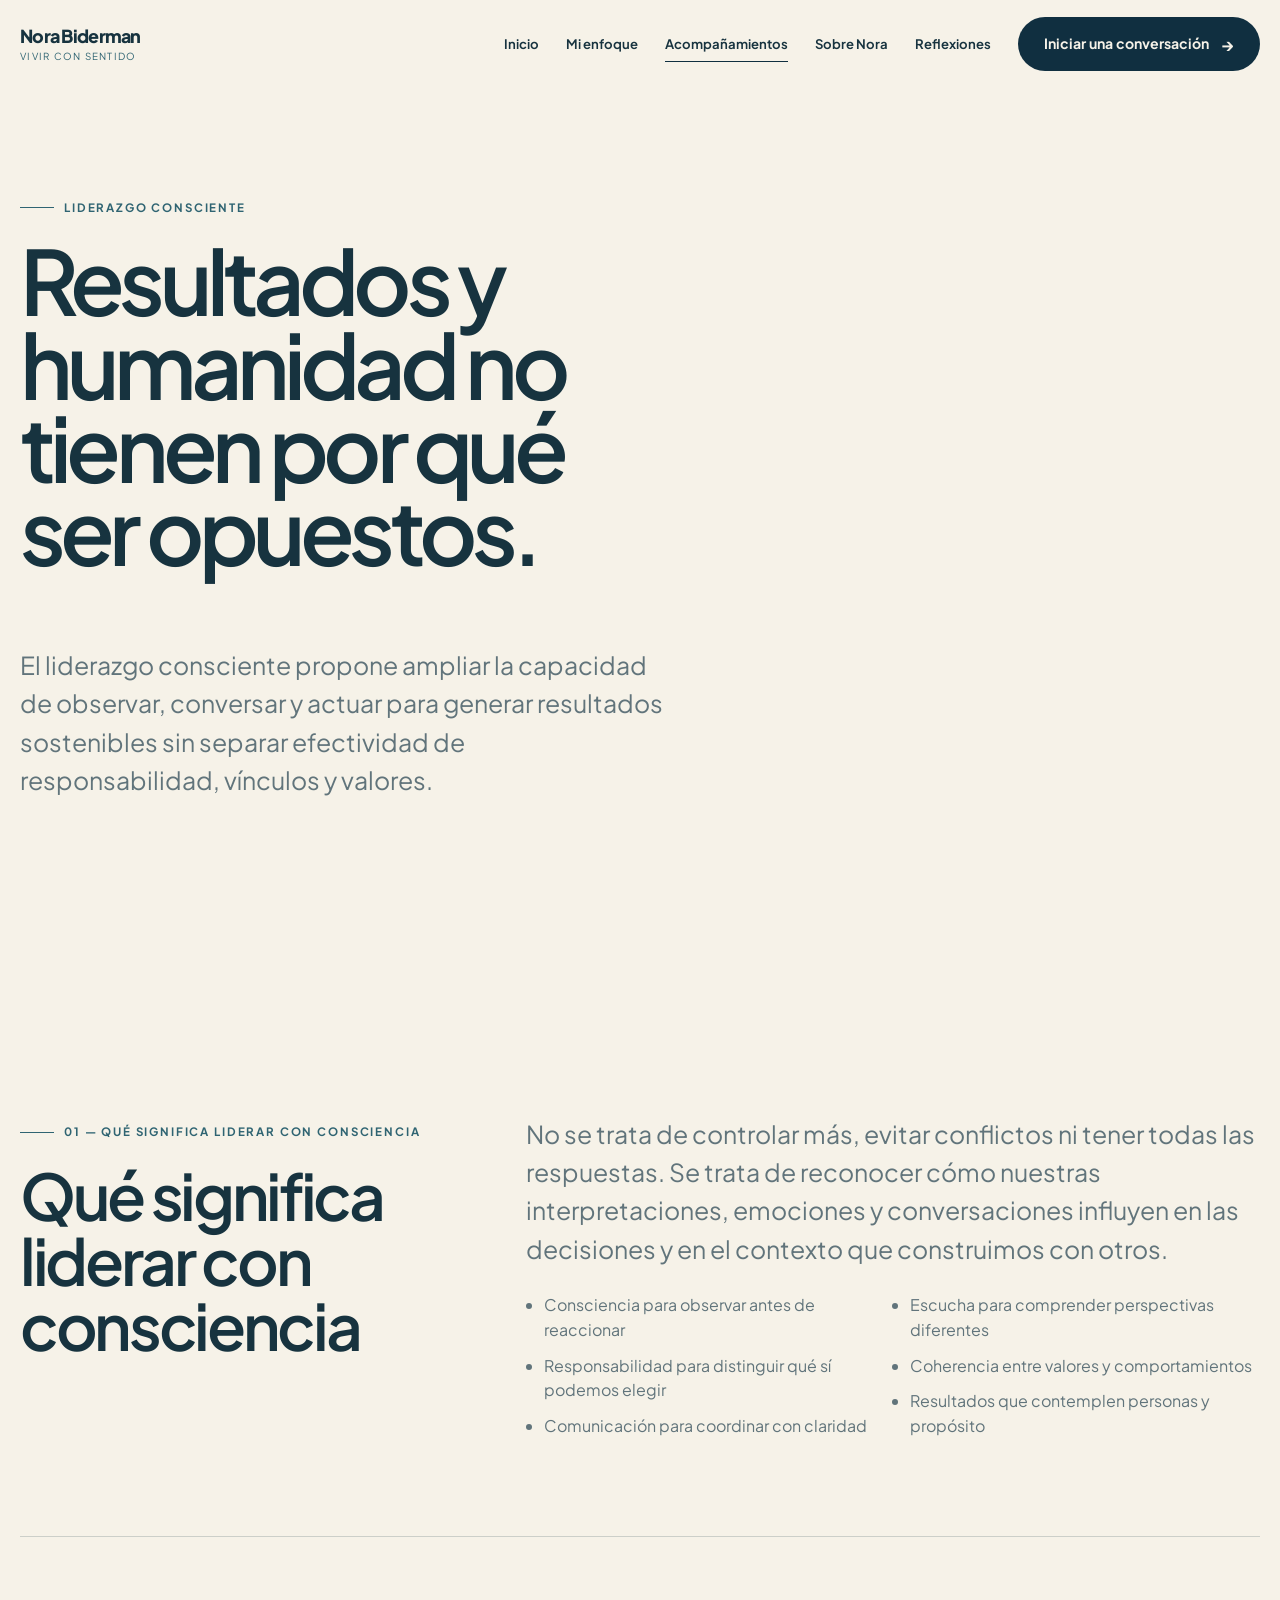
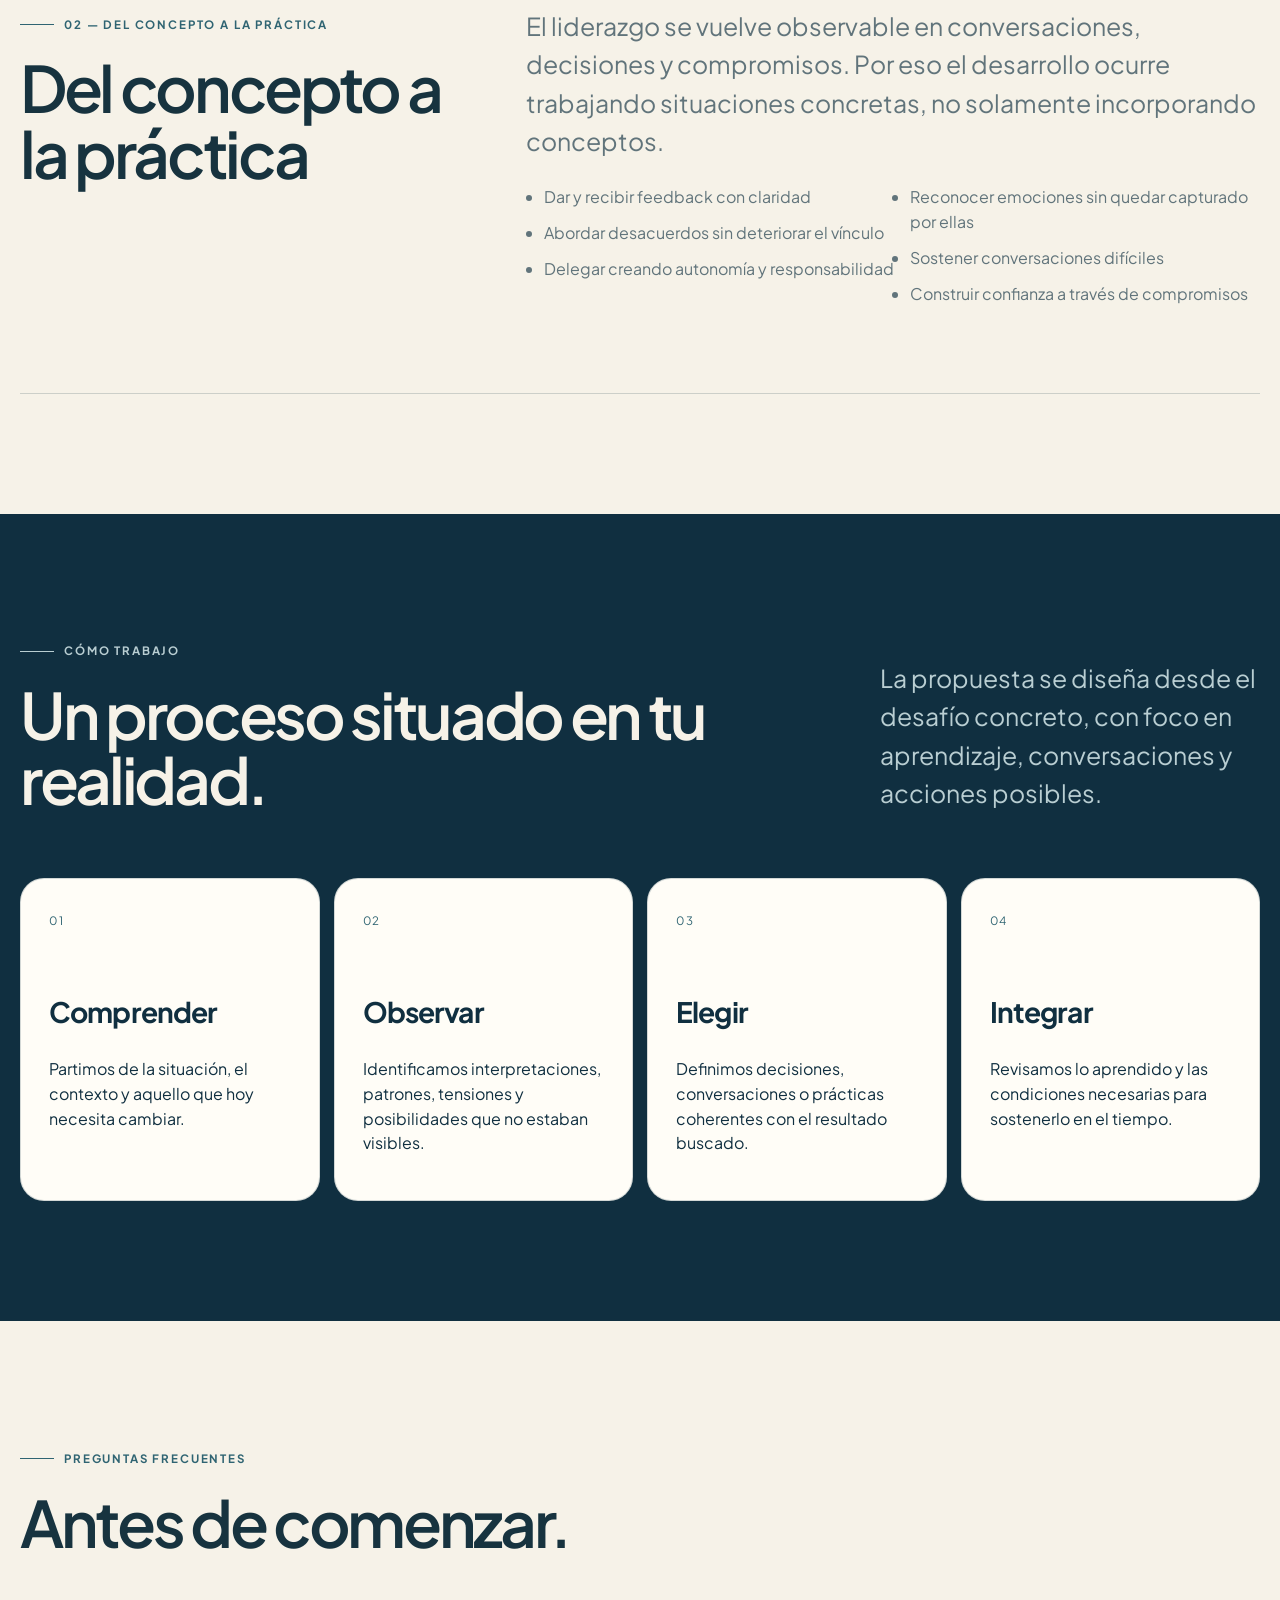
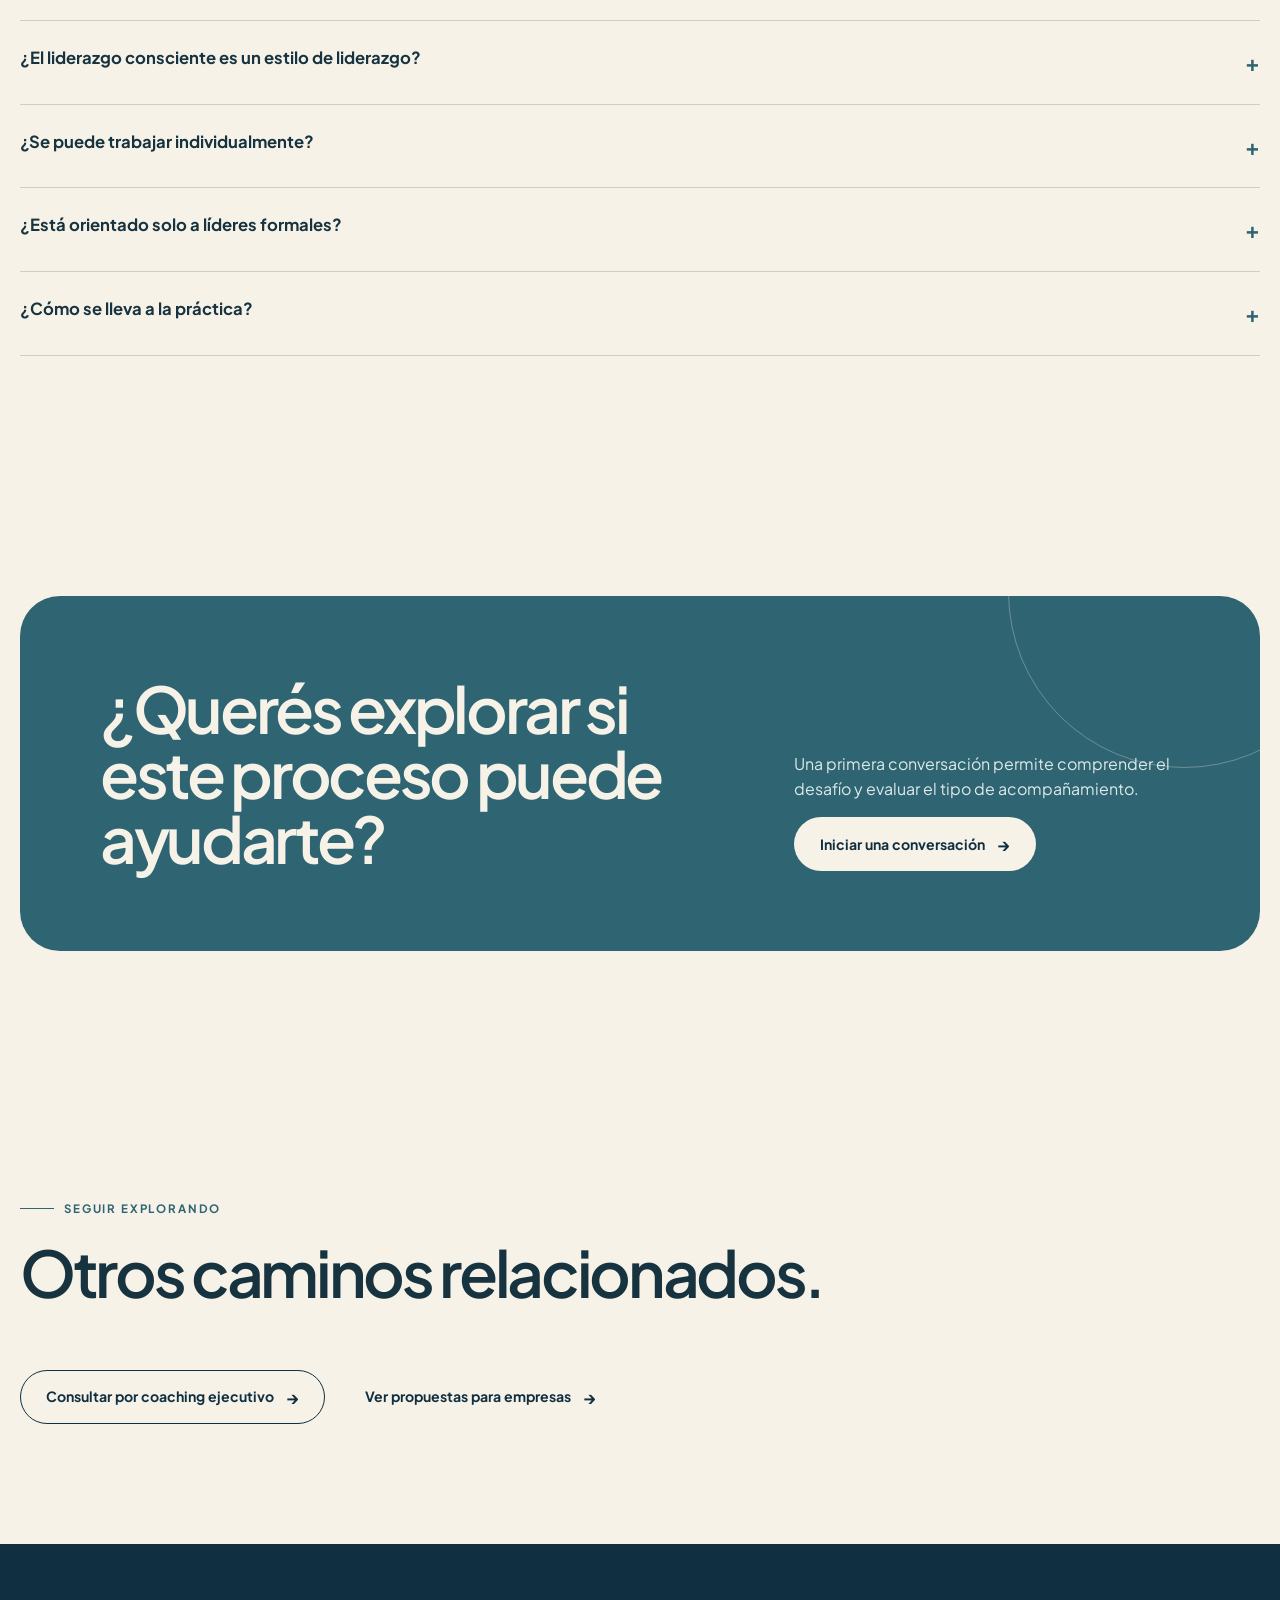
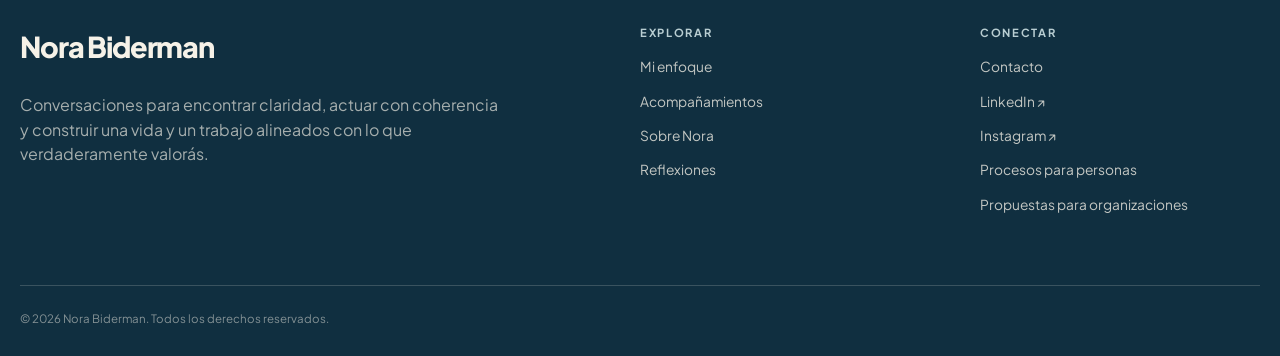
<file: liderazgo-consciente.html>
<!DOCTYPE html>
<html lang="es-AR"><head>
<!-- Google tag (gtag.js) -->
<script async src="https://www.googletagmanager.com/gtag/js?id=G-JJ7DZNY920"></script>
<script>
  window.dataLayer = window.dataLayer || [];
  function gtag(){dataLayer.push(arguments);}
  gtag('js', new Date());

  gtag('config', 'G-JJ7DZNY920');
</script>

<meta charset="utf-8"/><meta content="width=device-width, initial-scale=1" name="viewport"/>
<title>Liderazgo consciente | Nora Biderman</title><meta content="Liderazgo consciente: una forma de conducir con claridad, responsabilidad, comunicación auténtica y coherencia entre resultados, vínculos y valores." name="description"/><meta content="Nora Biderman" name="author"/><meta content="index,follow,max-image-preview:large,max-snippet:-1,max-video-preview:-1" name="robots"/>
<link href="https://norabiderman-coaching.com/liderazgo-consciente.html" rel="canonical"/><meta content="es_AR" property="og:locale"/><meta content="website" property="og:type"/><meta content="Nora Biderman" property="og:site_name"/><meta content="Liderazgo consciente | Nora Biderman" property="og:title"/><meta content="Liderazgo consciente: una forma de conducir con claridad, responsabilidad, comunicación auténtica y coherencia entre resultados, vínculos y valores." property="og:description"/><meta content="https://norabiderman-coaching.com/liderazgo-consciente.html" property="og:url"/><meta content="https://norabiderman-coaching.com/assets/coaching-two-women.webp" property="og:image"/><meta content="image/webp" property="og:image:type"/><meta content="Dos profesionales conversando sobre liderazgo y desarrollo" property="og:image:alt"/>
<meta content="summary_large_image" name="twitter:card"/><meta content="Liderazgo consciente | Nora Biderman" name="twitter:title"/><meta content="Liderazgo consciente: una forma de conducir con claridad, responsabilidad, comunicación auténtica y coherencia entre resultados, vínculos y valores." name="twitter:description"/><meta content="https://norabiderman-coaching.com/assets/coaching-two-women.webp" name="twitter:image"/><meta content="Dos profesionales conversando sobre liderazgo y desarrollo" name="twitter:image:alt"/>
<link as="image" fetchpriority="high" href="assets/coaching-two-women.webp" rel="preload" type="image/webp" imagesizes="(max-width: 640px) calc(100vw - 28px), (max-width: 980px) calc(100vw - 40px), 560px" imagesrcset="assets/coaching-two-women-480.webp 480w, assets/coaching-two-women-768.webp 768w, assets/coaching-two-women.webp 1122w"/><meta content="#102f40" name="theme-color"/><link href="favicon.svg" rel="icon" type="image/svg+xml"/><link href="https://fonts.googleapis.com" rel="preconnect"/><link crossorigin="" href="https://fonts.gstatic.com" rel="preconnect"/><link href="https://fonts.googleapis.com/css2?family=Plus+Jakarta+Sans:ital,wght@0,300;0,400;0,500;0,600;0,700;0,800;1,400&amp;display=swap" rel="stylesheet"/><link href="styles.css" rel="stylesheet"/>
<script type="application/ld+json">{
  "@context": "https://schema.org",
  "@graph": [
    {
      "@type": "Person",
      "@id": "https://norabiderman-coaching.com/#nora-biderman",
      "name": "Nora Biderman",
      "url": "https://norabiderman-coaching.com/sobre-nora.html",
      "image": "https://norabiderman-coaching.com/assets/nora-biderman-portrait.webp",
      "jobTitle": [
        "Coach consciente",
        "Counselor",
        "Docente",
        "Supervisora",
        "Autora"
      ],
      "description": "Coach consciente, counselor, docente, supervisora y autora. Su práctica integra desarrollo humano, comunicación, liderazgo y experiencia organizacional.",
      "knowsAbout": [
        "Coaching consciente",
        "Coaching ontológico",
        "Counseling",
        "Liderazgo consciente",
        "Desarrollo humano",
        "Comunicación efectiva",
        "Cultura organizacional"
      ],
      "sameAs": [
        "https://ar.linkedin.com/in/nora-biderman-a055889"
      ]
    },
    {
      "@type": "WebSite",
      "@id": "https://norabiderman-coaching.com/#website",
      "url": "https://norabiderman-coaching.com/",
      "name": "Nora Biderman",
      "description": "Coaching consciente y desarrollo humano para personas, líderes y organizaciones.",
      "inLanguage": "es-AR",
      "publisher": {
        "@id": "https://norabiderman-coaching.com/#nora-biderman"
      },
      "alternateName": [
        "Nora Biderman Coaching",
        "Nora Biderman — Vivir con sentido"
      ]
    },
    {
      "@type": "BreadcrumbList",
      "@id": "https://norabiderman-coaching.com/liderazgo-consciente.html#breadcrumb",
      "itemListElement": [
        {
          "@type": "ListItem",
          "position": 1,
          "name": "Inicio",
          "item": "https://norabiderman-coaching.com/"
        },
        {
          "@type": "ListItem",
          "position": 2,
          "name": "Acompañamientos",
          "item": "https://norabiderman-coaching.com/acompanamientos.html"
        },
        {
          "@type": "ListItem",
          "position": 3,
          "name": "Liderazgo consciente",
          "item": "https://norabiderman-coaching.com/liderazgo-consciente.html"
        }
      ]
    },
    {
      "@type": "WebPage",
      "@id": "https://norabiderman-coaching.com/liderazgo-consciente.html#webpage",
      "url": "https://norabiderman-coaching.com/liderazgo-consciente.html",
      "name": "Liderazgo consciente | Nora Biderman",
      "description": "Liderazgo consciente: una forma de conducir con claridad, responsabilidad, comunicación auténtica y coherencia entre resultados, vínculos y valores.",
      "isPartOf": {
        "@id": "https://norabiderman-coaching.com/#website"
      },
      "about": {
        "@id": "https://norabiderman-coaching.com/liderazgo-consciente.html#service"
      },
      "inLanguage": "es-AR",
      "breadcrumb": {
        "@id": "https://norabiderman-coaching.com/liderazgo-consciente.html#breadcrumb"
      },
      "dateModified": "2026-08-16",
      "mainEntity": {
        "@id": "https://norabiderman-coaching.com/liderazgo-consciente.html#service"
      },
      "primaryImageOfPage": {
        "@type": "ImageObject",
        "@id": "https://norabiderman-coaching.com/liderazgo-consciente.html#primaryimage",
        "url": "https://norabiderman-coaching.com/assets/coaching-two-women.webp",
        "contentUrl": "https://norabiderman-coaching.com/assets/coaching-two-women.webp",
        "caption": "Dos profesionales conversando sobre liderazgo y desarrollo"
      }
    },
    {
      "@type": "Service",
      "@id": "https://norabiderman-coaching.com/liderazgo-consciente.html#service",
      "url": "https://norabiderman-coaching.com/liderazgo-consciente.html",
      "name": "Liderazgo consciente con Nora Biderman",
      "provider": {
        "@id": "https://norabiderman-coaching.com/#nora-biderman"
      },
      "serviceType": "Desarrollo de liderazgo consciente",
      "description": "Liderazgo consciente: una forma de conducir con claridad, responsabilidad, comunicación auténtica y coherencia entre resultados, vínculos y valores.",
      "areaServed": {
        "@type": "Country",
        "name": "Argentina"
      },
      "availableChannel": {
        "@type": "ServiceChannel",
        "serviceUrl": "https://norabiderman-coaching.com/liderazgo-consciente.html"
      }
    }
  ]
}</script></head><body>
<a class="skip-link" href="#contenido">Saltar al contenido</a>
<header class="site-header">
<div class="container navbar">
<a aria-label="Nora Biderman, inicio" class="brand" href="index.html">
<span class="brand-name">Nora Biderman</span><span class="brand-tag">Vivir con sentido</span></a>
<nav aria-label="Navegación principal" class="nav-links"><a class="" href="index.html">Inicio</a><a class="" href="enfoque.html">Mi enfoque</a><a class="active" href="acompanamientos.html">Acompañamientos</a><a class="" href="sobre-nora.html">Sobre Nora</a><a class="" href="reflexiones.html">Reflexiones</a><a class="btn btn-primary" href="contacto.html">Iniciar una conversación <span class="arrow">→</span></a></nav>
<button aria-expanded="false" aria-label="Abrir menú" class="menu-toggle">☰</button>
</div></header>
<main id="contenido">
<section class="inner-hero"><div class="container inner-hero-grid"><div class="reveal"><span class="eyebrow">Liderazgo consciente</span><h1>Resultados y humanidad no tienen por qué ser opuestos.</h1><p class="lead">El liderazgo consciente propone ampliar la capacidad de observar, conversar y actuar para generar resultados sostenibles sin separar efectividad de responsabilidad, vínculos y valores.</p></div><div class="inner-visual reveal"><img alt="Dos profesionales conversando sobre liderazgo y desarrollo" decoding="async" fetchpriority="high" loading="eager" src="assets/coaching-two-women.webp" srcset="assets/coaching-two-women-480.webp 480w, assets/coaching-two-women-768.webp 768w, assets/coaching-two-women.webp 1122w" sizes="(max-width: 640px) calc(100vw - 28px), (max-width: 980px) calc(100vw - 40px), 560px" width="1122" height="1402"/></div></div></section>
<section class="section"><div class="container"><article class="detail-card reveal"><div><span class="eyebrow">01 — Qué significa liderar con consciencia</span><h2>Qué significa liderar con consciencia</h2></div><div><p class="lead">No se trata de controlar más, evitar conflictos ni tener todas las respuestas. Se trata de reconocer cómo nuestras interpretaciones, emociones y conversaciones influyen en las decisiones y en el contexto que construimos con otros.</p><ul><li>Consciencia para observar antes de reaccionar</li><li>Responsabilidad para distinguir qué sí podemos elegir</li><li>Comunicación para coordinar con claridad</li><li>Escucha para comprender perspectivas diferentes</li><li>Coherencia entre valores y comportamientos</li><li>Resultados que contemplen personas y propósito</li></ul></div></article><article class="detail-card reveal"><div><span class="eyebrow">02 — Del concepto a la práctica</span><h2>Del concepto a la práctica</h2></div><div><p class="lead">El liderazgo se vuelve observable en conversaciones, decisiones y compromisos. Por eso el desarrollo ocurre trabajando situaciones concretas, no solamente incorporando conceptos.</p><ul><li>Dar y recibir feedback con claridad</li><li>Abordar desacuerdos sin deteriorar el vínculo</li><li>Delegar creando autonomía y responsabilidad</li><li>Reconocer emociones sin quedar capturado por ellas</li><li>Sostener conversaciones difíciles</li><li>Construir confianza a través de compromisos</li></ul></div></article></div></section>
<section class="section dark-section"><div class="container"><div class="section-head reveal"><div><span class="eyebrow">Cómo trabajo</span><h2>Un proceso situado en tu realidad.</h2></div><p class="lead">La propuesta se diseña desde el desafío concreto, con foco en aprendizaje, conversaciones y acciones posibles.</p></div><div class="process-steps"><article class="process-step reveal"><span class="num">01</span><h3>Comprender</h3><p>Partimos de la situación, el contexto y aquello que hoy necesita cambiar.</p></article><article class="process-step reveal"><span class="num">02</span><h3>Observar</h3><p>Identificamos interpretaciones, patrones, tensiones y posibilidades que no estaban visibles.</p></article><article class="process-step reveal"><span class="num">03</span><h3>Elegir</h3><p>Definimos decisiones, conversaciones o prácticas coherentes con el resultado buscado.</p></article><article class="process-step reveal"><span class="num">04</span><h3>Integrar</h3><p>Revisamos lo aprendido y las condiciones necesarias para sostenerlo en el tiempo.</p></article></div></div></section>
<section class="section"><div class="container"><div class="section-head reveal"><div><span class="eyebrow">Preguntas frecuentes</span><h2>Antes de comenzar.</h2></div></div><div class="faq reveal"><details><summary>¿El liderazgo consciente es un estilo de liderazgo?</summary><p>Más que un estilo cerrado, es una práctica de observación, responsabilidad y coherencia que puede integrarse a distintos contextos y roles.</p></details><details><summary>¿Se puede trabajar individualmente?</summary><p>Sí. Puede abordarse en coaching ejecutivo individual y también mediante procesos de desarrollo para equipos y organizaciones.</p></details><details><summary>¿Está orientado solo a líderes formales?</summary><p>No. También es relevante para quienes coordinan, facilitan, influyen o necesitan generar acuerdos con otras personas.</p></details><details><summary>¿Cómo se lleva a la práctica?</summary><p>Trabajando situaciones reales: decisiones, feedback, conflictos, delegación, coordinación, conversaciones difíciles y compromisos.</p></details></div></div></section>
<section class="section"><div class="container cta-panel reveal"><h2>¿Querés explorar si este proceso puede ayudarte?</h2><div><p>Una primera conversación permite comprender el desafío y evaluar el tipo de acompañamiento.</p><a class="btn btn-light" href="contacto.html">Iniciar una conversación <span class="arrow">→</span></a></div></div></section>
<section class="section"><div class="container"><div class="section-head reveal"><div><span class="eyebrow">Seguir explorando</span><h2>Otros caminos relacionados.</h2></div></div><div class="hero-actions reveal"><a class="btn btn-secondary" href="coaching-ejecutivo.html">Consultar por coaching ejecutivo <span class="arrow">→</span></a><a class="btn btn-light" href="coaching-para-empresas.html">Ver propuestas para empresas <span class="arrow">→</span></a></div></div></section>
</main><footer class="site-footer"><div class="container"><div class="footer-grid">
<div class="footer-brand"><div class="brand-name">Nora Biderman</div><p>Conversaciones para encontrar claridad, actuar con coherencia y construir una vida y un trabajo alineados con lo que verdaderamente valorás.</p></div>
<div class="footer-col"><h4>Explorar</h4><a href="enfoque.html">Mi enfoque</a><a href="acompanamientos.html">Acompañamientos</a><a href="sobre-nora.html">Sobre Nora</a><a href="reflexiones.html">Reflexiones</a></div>
<div class="footer-col"><h4>Conectar</h4><a href="contacto.html">Contacto</a><a href="https://ar.linkedin.com/in/nora-biderman-a055889" rel="noreferrer" target="_blank">LinkedIn ↗</a>
            <a href="https://www.instagram.com/norabiderman.coaching/" target="_blank" rel="noopener noreferrer">Instagram ↗</a><a href="contacto.html">Procesos para personas</a><a href="contacto.html">Propuestas para organizaciones</a></div>
</div><div class="footer-bottom"><span>© 2026 Nora Biderman. Todos los derechos reservados.</span></div></div></footer><script src="script.js"></script></body></html>
</file>
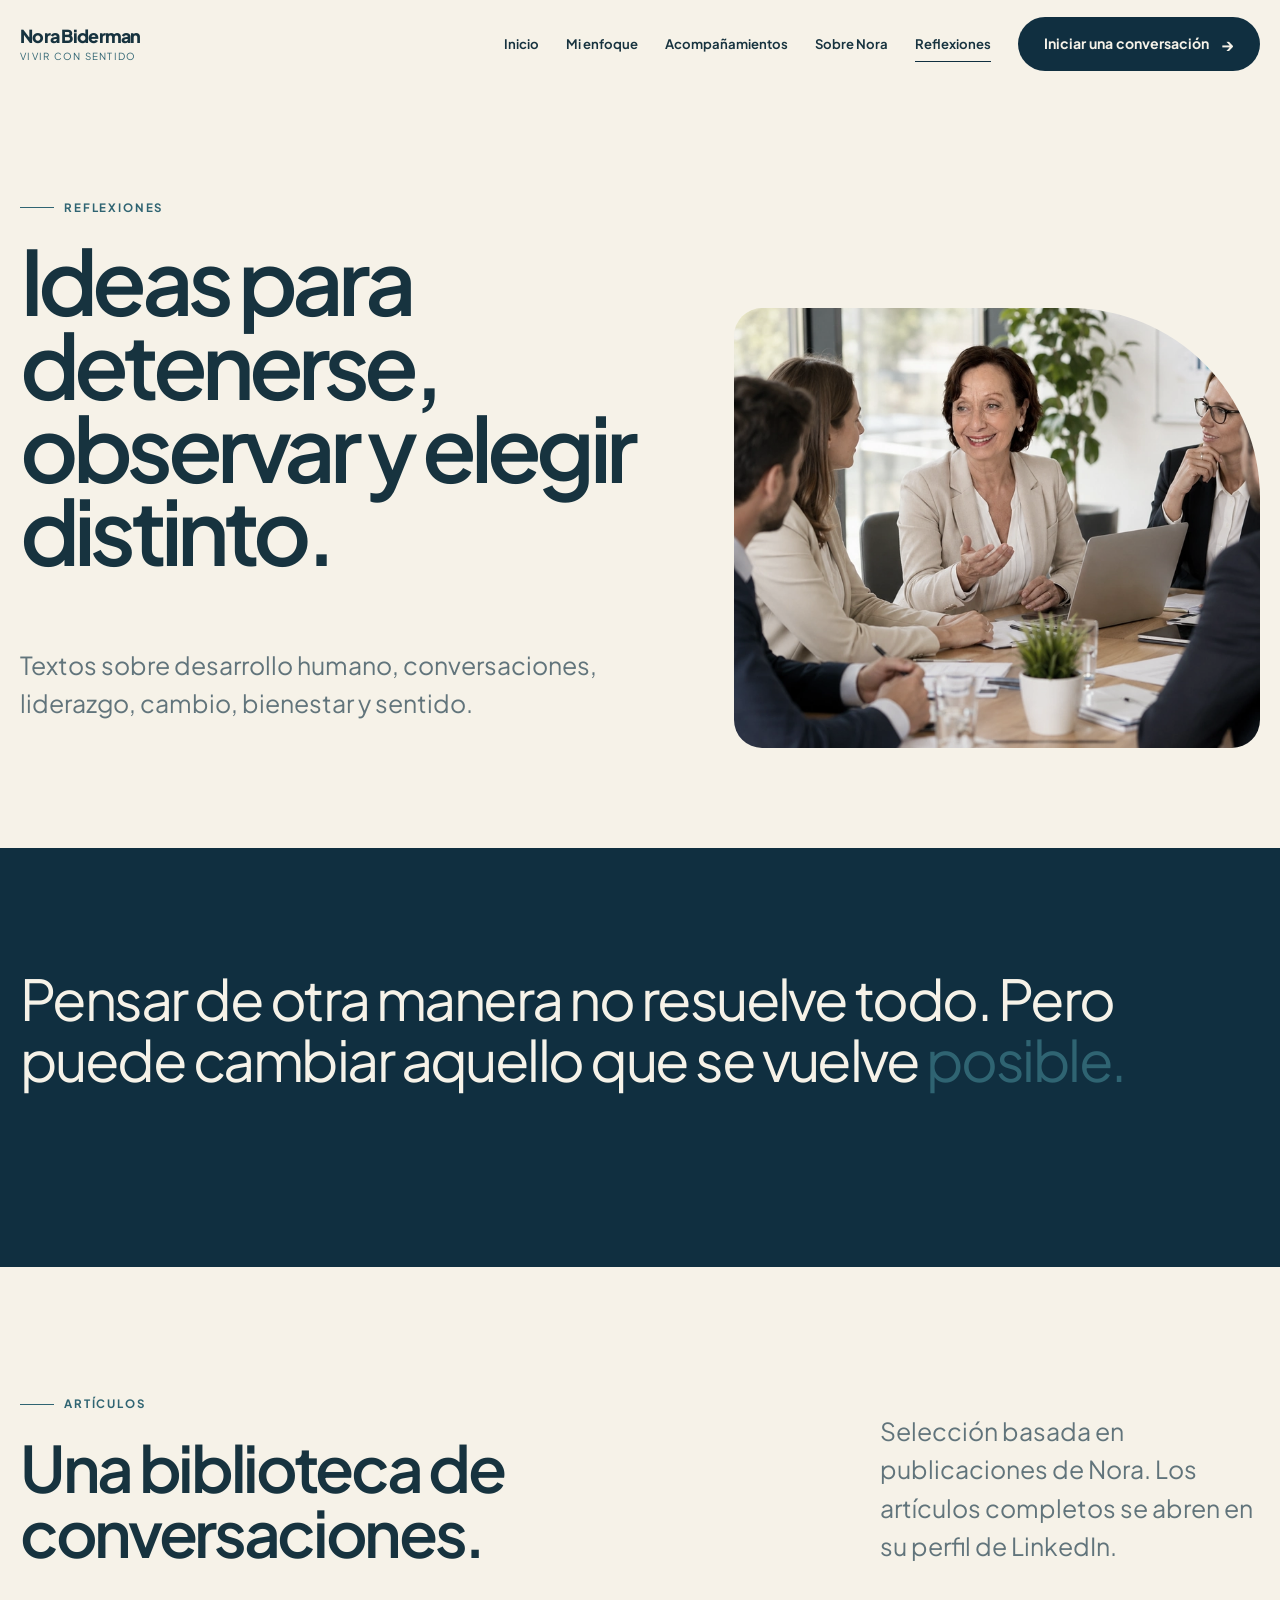
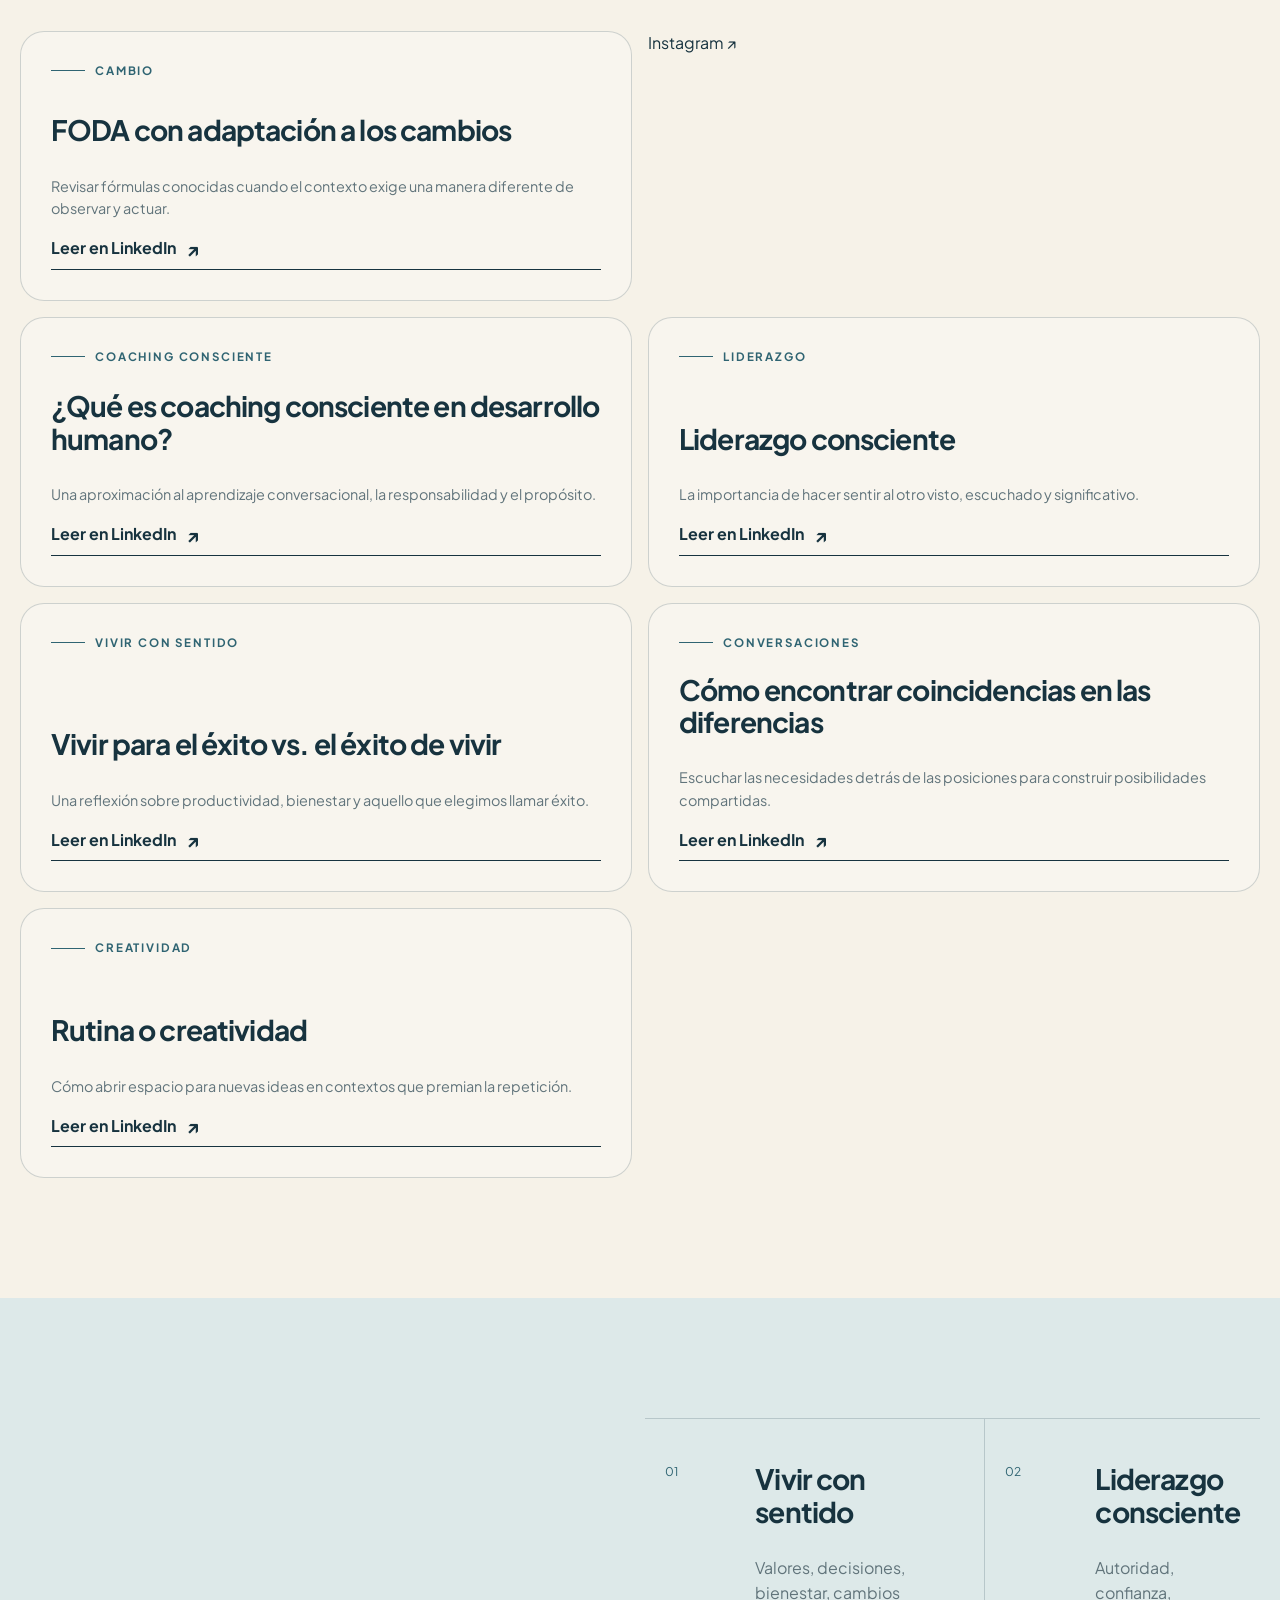
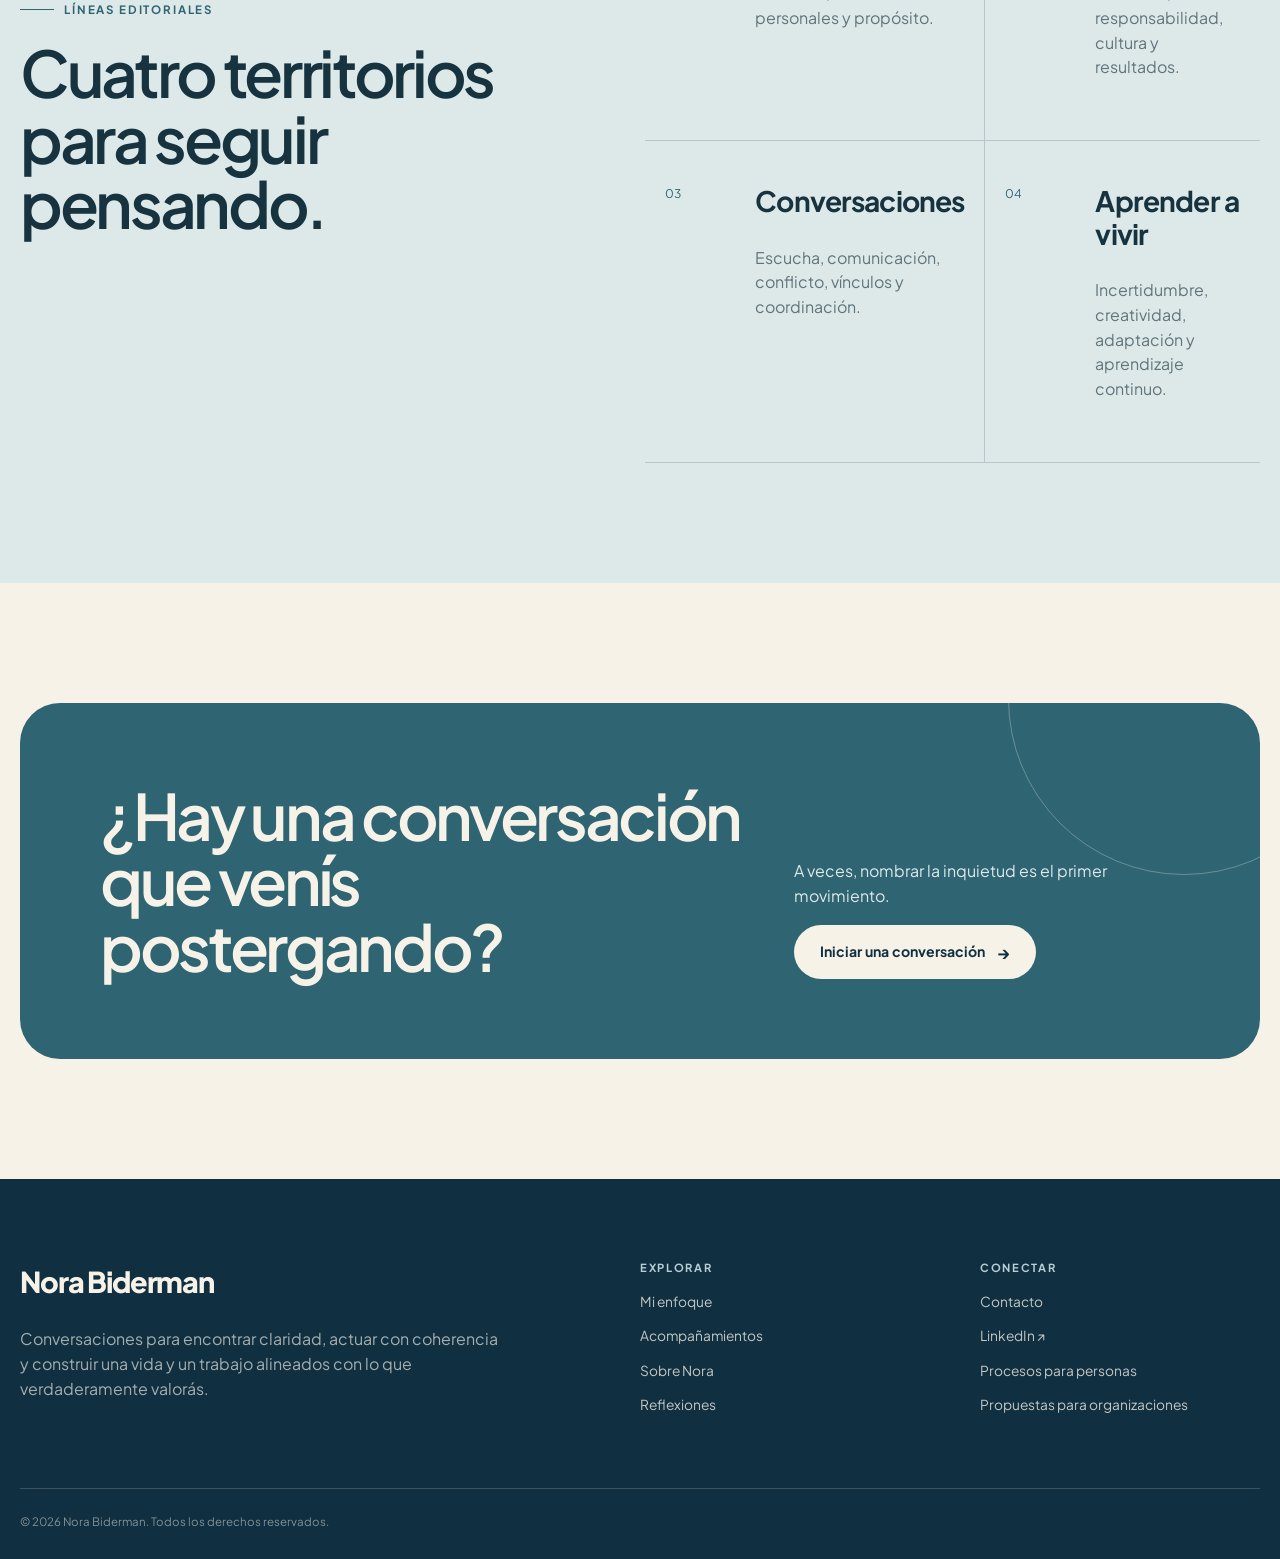
<file: reflexiones.html>
<!DOCTYPE html>

<html lang="es-AR">
<head>
<!-- Google tag (gtag.js) -->
<script async src="https://www.googletagmanager.com/gtag/js?id=G-JJ7DZNY920"></script>
<script>
  window.dataLayer = window.dataLayer || [];
  function gtag(){dataLayer.push(arguments);}
  gtag('js', new Date());

  gtag('config', 'G-JJ7DZNY920');
</script>

<meta charset="utf-8"/>
<meta content="width=device-width, initial-scale=1" name="viewport"/>
<title>Reflexiones sobre coaching consciente y liderazgo | Nora Biderman</title>
<meta content="Reflexiones de Nora Biderman sobre coaching consciente, liderazgo, conversaciones, desarrollo humano y formas de vivir y trabajar con mayor claridad." name="description"/>
<meta content="Nora Biderman" name="author"/>
<meta content="index,follow,max-image-preview:large,max-snippet:-1,max-video-preview:-1" name="robots"/>
<link href="https://norabiderman-coaching.com/reflexiones.html" rel="canonical"/>
<meta content="es_AR" property="og:locale"/>
<meta content="website" property="og:type"/>
<meta content="Nora Biderman" property="og:site_name"/>
<meta content="Reflexiones sobre coaching consciente y liderazgo | Nora Biderman" property="og:title"/>
<meta content="Reflexiones de Nora Biderman sobre coaching consciente, liderazgo, conversaciones, desarrollo humano y formas de vivir y trabajar con mayor claridad." property="og:description"/>
<meta content="https://norabiderman-coaching.com/reflexiones.html" property="og:url"/>
<meta content="https://norabiderman-coaching.com/assets/team-conversation.webp" property="og:image"/>
<meta content="1122" property="og:image:width"/>
<meta content="1402" property="og:image:height"/>
<meta content="image/webp" property="og:image:type"/>
<meta content="Personas conversando y compartiendo ideas" property="og:image:alt"/>
<meta content="summary_large_image" name="twitter:card"/>
<meta content="Reflexiones sobre coaching consciente y liderazgo | Nora Biderman" name="twitter:title"/>
<meta content="Reflexiones de Nora Biderman sobre coaching consciente, liderazgo, conversaciones, desarrollo humano y formas de vivir y trabajar con mayor claridad." name="twitter:description"/>
<meta content="https://norabiderman-coaching.com/assets/team-conversation.webp" name="twitter:image"/>
<meta content="Personas conversando y compartiendo ideas" name="twitter:image:alt"/>
<link as="image" fetchpriority="high" href="assets/team-conversation.webp" imagesizes="(max-width: 640px) calc(100vw - 28px), (max-width: 980px) calc(100vw - 40px), 560px" imagesrcset="assets/team-conversation-480.webp 480w, assets/team-conversation-768.webp 768w, assets/team-conversation.webp 1122w" rel="preload" type="image/webp"/>
<meta content="#102f40" name="theme-color"/>
<link href="favicon.svg" rel="icon" type="image/svg+xml"/>
<link href="https://fonts.googleapis.com" rel="preconnect"/>
<link crossorigin="" href="https://fonts.gstatic.com" rel="preconnect"/>
<link href="https://fonts.googleapis.com/css2?family=Plus+Jakarta+Sans:ital,wght@0,300;0,400;0,500;0,600;0,700;0,800;1,400&amp;display=swap" rel="stylesheet"/>
<link href="styles.css" rel="stylesheet"/>
<script type="application/ld+json">
{
  "@context": "https://schema.org",
  "@graph": [
    {
      "@type": "Person",
      "@id": "https://norabiderman-coaching.com/#nora-biderman",
      "name": "Nora Biderman",
      "url": "https://norabiderman-coaching.com/sobre-nora.html",
      "image": "https://norabiderman-coaching.com/assets/nora-biderman-portrait.webp",
      "jobTitle": [
        "Coach consciente",
        "Counselor",
        "Docente",
        "Supervisora",
        "Autora"
      ],
      "description": "Coach consciente, counselor, docente, supervisora y autora. Su práctica integra desarrollo humano, comunicación, liderazgo y experiencia organizacional.",
      "knowsAbout": [
        "Coaching consciente",
        "Coaching ontológico",
        "Counseling",
        "Liderazgo consciente",
        "Desarrollo humano",
        "Comunicación efectiva",
        "Cultura organizacional"
      ],
      "sameAs": [
        "https://ar.linkedin.com/in/nora-biderman-a055889"
      ]
    },
    {
      "@type": "WebSite",
      "@id": "https://norabiderman-coaching.com/#website",
      "url": "https://norabiderman-coaching.com/",
      "name": "Nora Biderman",
      "description": "Coaching consciente y desarrollo humano para personas, líderes y organizaciones.",
      "inLanguage": "es-AR",
      "publisher": {
        "@id": "https://norabiderman-coaching.com/#nora-biderman"
      },
      "alternateName": [
        "Nora Biderman Coaching",
        "Nora Biderman — Vivir con sentido"
      ]
    },
    {
      "@type": "BreadcrumbList",
      "@id": "https://norabiderman-coaching.com/reflexiones.html#breadcrumb",
      "itemListElement": [
        {
          "@type": "ListItem",
          "position": 1,
          "name": "Inicio",
          "item": "https://norabiderman-coaching.com/"
        },
        {
          "@type": "ListItem",
          "position": 2,
          "name": "Reflexiones",
          "item": "https://norabiderman-coaching.com/reflexiones.html"
        }
      ]
    },
    {
      "@type": "CollectionPage",
      "@id": "https://norabiderman-coaching.com/reflexiones.html#webpage",
      "url": "https://norabiderman-coaching.com/reflexiones.html",
      "name": "Reflexiones sobre coaching consciente y liderazgo | Nora Biderman",
      "description": "Reflexiones de Nora Biderman sobre coaching consciente, liderazgo, conversaciones, desarrollo humano y formas de vivir y trabajar con mayor claridad.",
      "isPartOf": {
        "@id": "https://norabiderman-coaching.com/#website"
      },
      "about": {
        "@id": "https://norabiderman-coaching.com/#nora-biderman"
      },
      "inLanguage": "es-AR",
      "primaryImageOfPage": {
        "@type": "ImageObject",
        "@id": "https://norabiderman-coaching.com/reflexiones.html#primaryimage",
        "url": "https://norabiderman-coaching.com/assets/team-conversation.webp",
        "contentUrl": "https://norabiderman-coaching.com/assets/team-conversation.webp",
        "caption": "Personas conversando y compartiendo ideas",
        "width": 1122,
        "height": 1402
      },
      "breadcrumb": {
        "@id": "https://norabiderman-coaching.com/reflexiones.html#breadcrumb"
      },
      "dateModified": "2026-08-15"
    }
  ]
}
</script>
</head>
<body>
<a class="skip-link" href="#contenido">Saltar al contenido</a>
<header class="site-header">
<div class="container navbar">
<a aria-label="Nora Biderman, inicio" class="brand" href="index.html">
<span class="brand-name">Nora Biderman</span>
<span class="brand-tag">Vivir con sentido</span>
</a>
<nav aria-label="Navegación principal" class="nav-links">
<a class="" href="index.html">Inicio</a><a class="" href="enfoque.html">Mi enfoque</a><a class="" href="acompanamientos.html">Acompañamientos</a><a class="" href="sobre-nora.html">Sobre Nora</a><a class="active" href="reflexiones.html">Reflexiones</a>
<a class="btn btn-primary" href="contacto.html">Iniciar una conversación <span class="arrow">→</span></a>
</nav>
<button aria-expanded="false" aria-label="Abrir menú" class="menu-toggle">☰</button>
</div>
</header>
<main id="contenido">
<section class="inner-hero"><div class="container inner-hero-grid"><div class="reveal"><span class="eyebrow">Reflexiones</span><h1>Ideas para detenerse, observar y elegir distinto.</h1><p class="lead">Textos sobre desarrollo humano, conversaciones, liderazgo, cambio, bienestar y sentido.</p></div><div class="inner-visual reveal"><img alt="Personas conversando y compartiendo ideas" decoding="async" fetchpriority="high" height="1402" loading="eager" sizes="(max-width: 640px) calc(100vw - 28px), (max-width: 980px) calc(100vw - 40px), 560px" src="assets/team-conversation.webp" srcset="assets/team-conversation-480.webp 480w, assets/team-conversation-768.webp 768w, assets/team-conversation.webp 1122w" width="1122"/></div></div></section>
<section class="section dark-section"><div class="container"><p class="quote-block reveal">Pensar de otra manera no resuelve todo. Pero puede cambiar aquello que se vuelve <em>posible.</em></p></div></section>
<section class="section"><div class="container"><div class="section-head reveal"><div><span class="eyebrow">Artículos</span><h2>Una biblioteca de conversaciones.</h2></div><p class="lead">Selección basada en publicaciones de Nora. Los artículos completos se abren en su perfil de LinkedIn.</p></div><div class="article-list"><a class="article-list-card reveal" href="https://es.linkedin.com/pulse/foda-con-adaptaci%C3%B3n-los-cambios-nora-biderman-gkrkf" rel="noreferrer" target="_blank"><span class="eyebrow">Cambio</span><h3>FODA con adaptación a los cambios</h3><p>Revisar fórmulas conocidas cuando el contexto exige una manera diferente de observar y actuar.</p><span class="text-link">Leer en LinkedIn <span class="arrow">↗</span></span></a>
            <a href="https://www.instagram.com/norabiderman.coaching/" target="_blank" rel="noopener noreferrer">Instagram ↗</a><a class="article-list-card reveal" href="https://es.linkedin.com/pulse/que-es-coaching-consciente-nora-biderman" rel="noreferrer" target="_blank"><span class="eyebrow">Coaching consciente</span><h3>¿Qué es coaching consciente en desarrollo humano?</h3><p>Una aproximación al aprendizaje conversacional, la responsabilidad y el propósito.</p><span class="text-link">Leer en LinkedIn <span class="arrow">↗</span></span></a><a class="article-list-card reveal" href="https://es.linkedin.com/pulse/liderazgo-consciente-nora-biderman" rel="noreferrer" target="_blank"><span class="eyebrow">Liderazgo</span><h3>Liderazgo consciente</h3><p>La importancia de hacer sentir al otro visto, escuchado y significativo.</p><span class="text-link">Leer en LinkedIn <span class="arrow">↗</span></span></a><a class="article-list-card reveal" href="https://es.linkedin.com/pulse/vivir-para-el-%C3%A9xito-vs-de-nora-biderman" rel="noreferrer" target="_blank"><span class="eyebrow">Vivir con sentido</span><h3>Vivir para el éxito vs. el éxito de vivir</h3><p>Una reflexión sobre productividad, bienestar y aquello que elegimos llamar éxito.</p><span class="text-link">Leer en LinkedIn <span class="arrow">↗</span></span></a><a class="article-list-card reveal" href="https://es.linkedin.com/pulse/como-encontrar-coincidencias-en-las-diferencias-nora-biderman" rel="noreferrer" target="_blank"><span class="eyebrow">Conversaciones</span><h3>Cómo encontrar coincidencias en las diferencias</h3><p>Escuchar las necesidades detrás de las posiciones para construir posibilidades compartidas.</p><span class="text-link">Leer en LinkedIn <span class="arrow">↗</span></span></a><a class="article-list-card reveal" href="https://es.linkedin.com/pulse/rutina-o-creatividad-nora-biderman" rel="noreferrer" target="_blank"><span class="eyebrow">Creatividad</span><h3>Rutina o creatividad</h3><p>Cómo abrir espacio para nuevas ideas en contextos que premian la repetición.</p><span class="text-link">Leer en LinkedIn <span class="arrow">↗</span></span></a></div></div></section>
<section class="section" style="background:var(--sky)"><div class="container split"><div class="reveal"><span class="eyebrow">Líneas editoriales</span><h2>Cuatro territorios para seguir pensando.</h2></div><div class="principles-grid"><article class="principle reveal"><span class="num">01</span><div><h3>Vivir con sentido</h3><p>Valores, decisiones, bienestar, cambios personales y propósito.</p></div></article><article class="principle reveal"><span class="num">02</span><div><h3>Liderazgo consciente</h3><p>Autoridad, confianza, responsabilidad, cultura y resultados.</p></div></article><article class="principle reveal"><span class="num">03</span><div><h3>Conversaciones</h3><p>Escucha, comunicación, conflicto, vínculos y coordinación.</p></div></article><article class="principle reveal"><span class="num">04</span><div><h3>Aprender a vivir</h3><p>Incertidumbre, creatividad, adaptación y aprendizaje continuo.</p></div></article></div></div></section>
<section class="section"><div class="container cta-panel reveal"><h2>¿Hay una conversación que venís postergando?</h2><div><p>A veces, nombrar la inquietud es el primer movimiento.</p><a class="btn btn-light" href="contacto.html">Iniciar una conversación <span class="arrow">→</span></a></div></div></section>
</main>
<footer class="site-footer">
<div class="container">
<div class="footer-grid">
<div class="footer-brand">
<div class="brand-name">Nora Biderman</div>
<p>Conversaciones para encontrar claridad, actuar con coherencia y construir una vida y un trabajo alineados con lo que verdaderamente valorás.</p>
</div>
<div class="footer-col">
<h4>Explorar</h4>
<a href="enfoque.html">Mi enfoque</a>
<a href="acompanamientos.html">Acompañamientos</a>
<a href="sobre-nora.html">Sobre Nora</a>
<a href="reflexiones.html">Reflexiones</a>
</div>
<div class="footer-col">
<h4>Conectar</h4>
<a href="contacto.html">Contacto</a>
<a href="https://ar.linkedin.com/in/nora-biderman-a055889" rel="noreferrer" target="_blank">LinkedIn ↗</a>
<a href="contacto.html">Procesos para personas</a>
<a href="contacto.html">Propuestas para organizaciones</a>
</div>
</div>
<div class="footer-bottom">
<span>© 2026 Nora Biderman. Todos los derechos reservados.</span>
</div>
</div>
</footer>
<script src="script.js"></script>
</body>
</html>
</file>
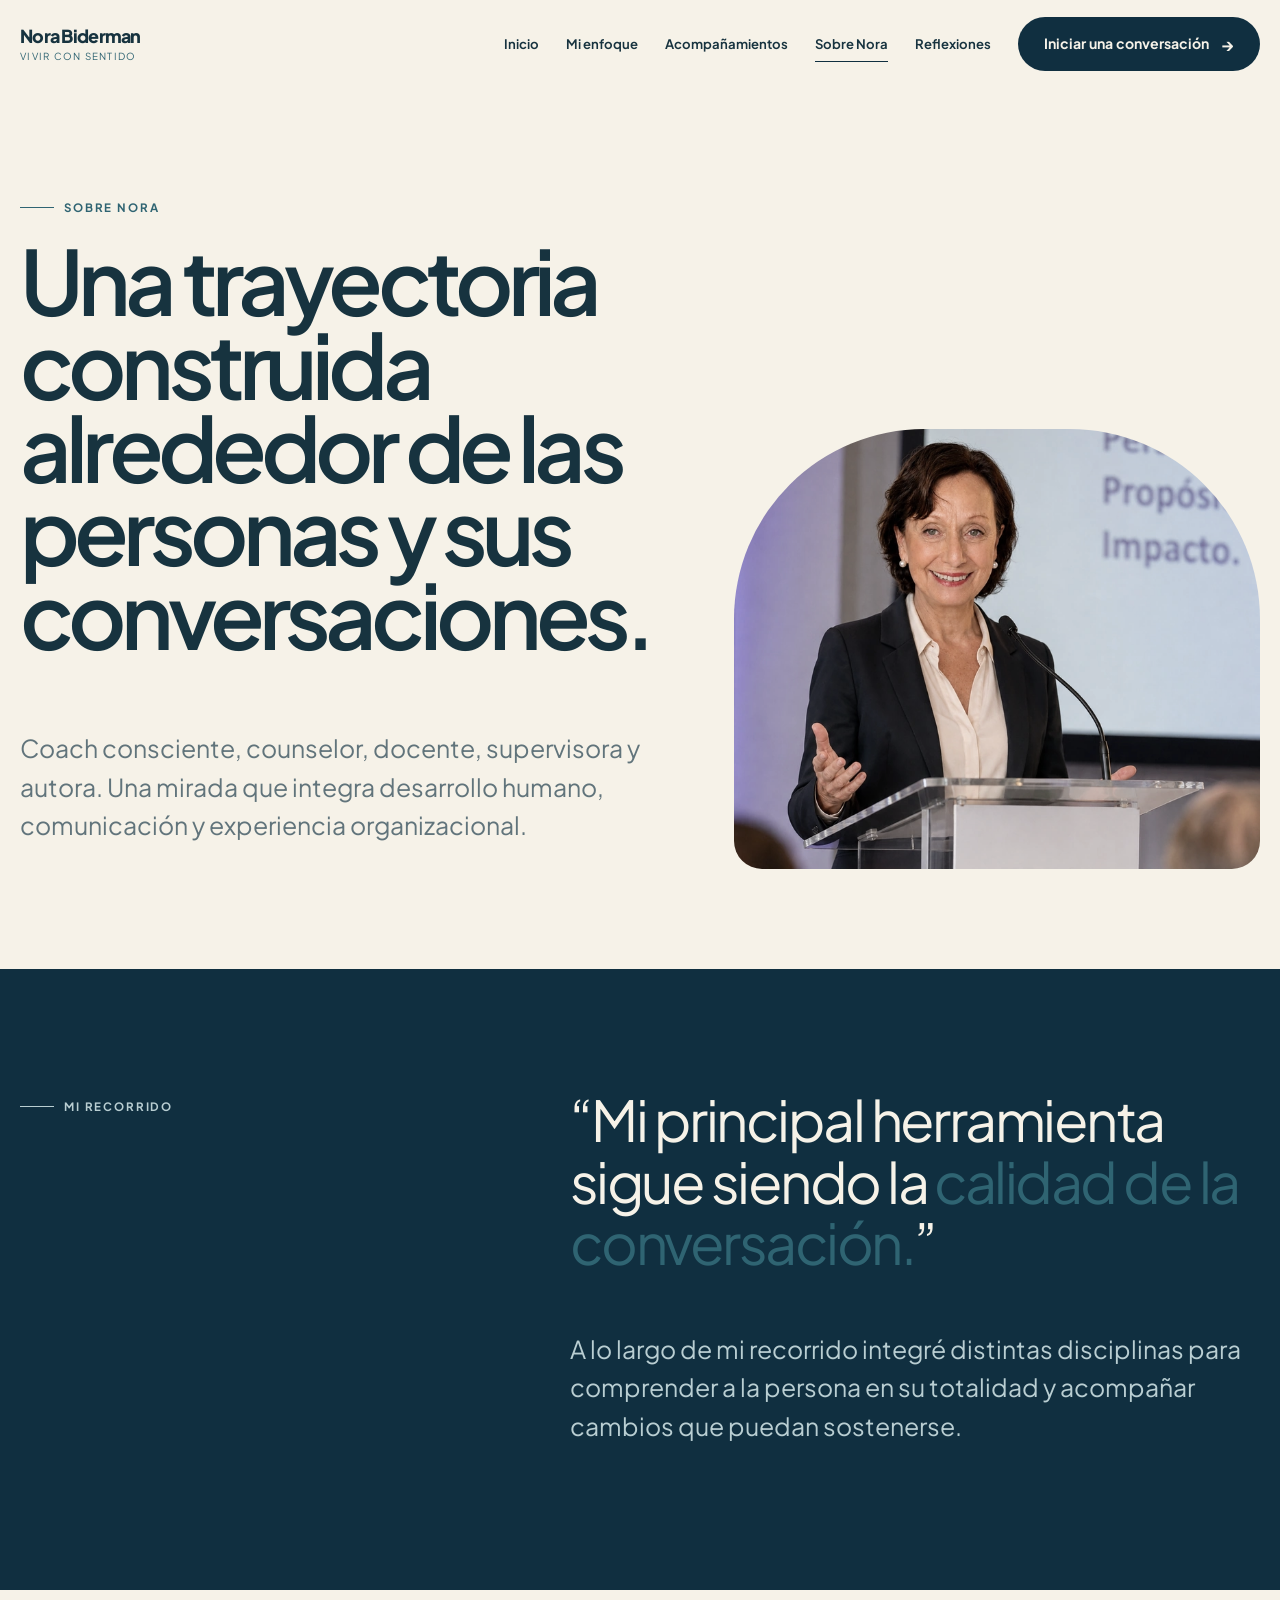
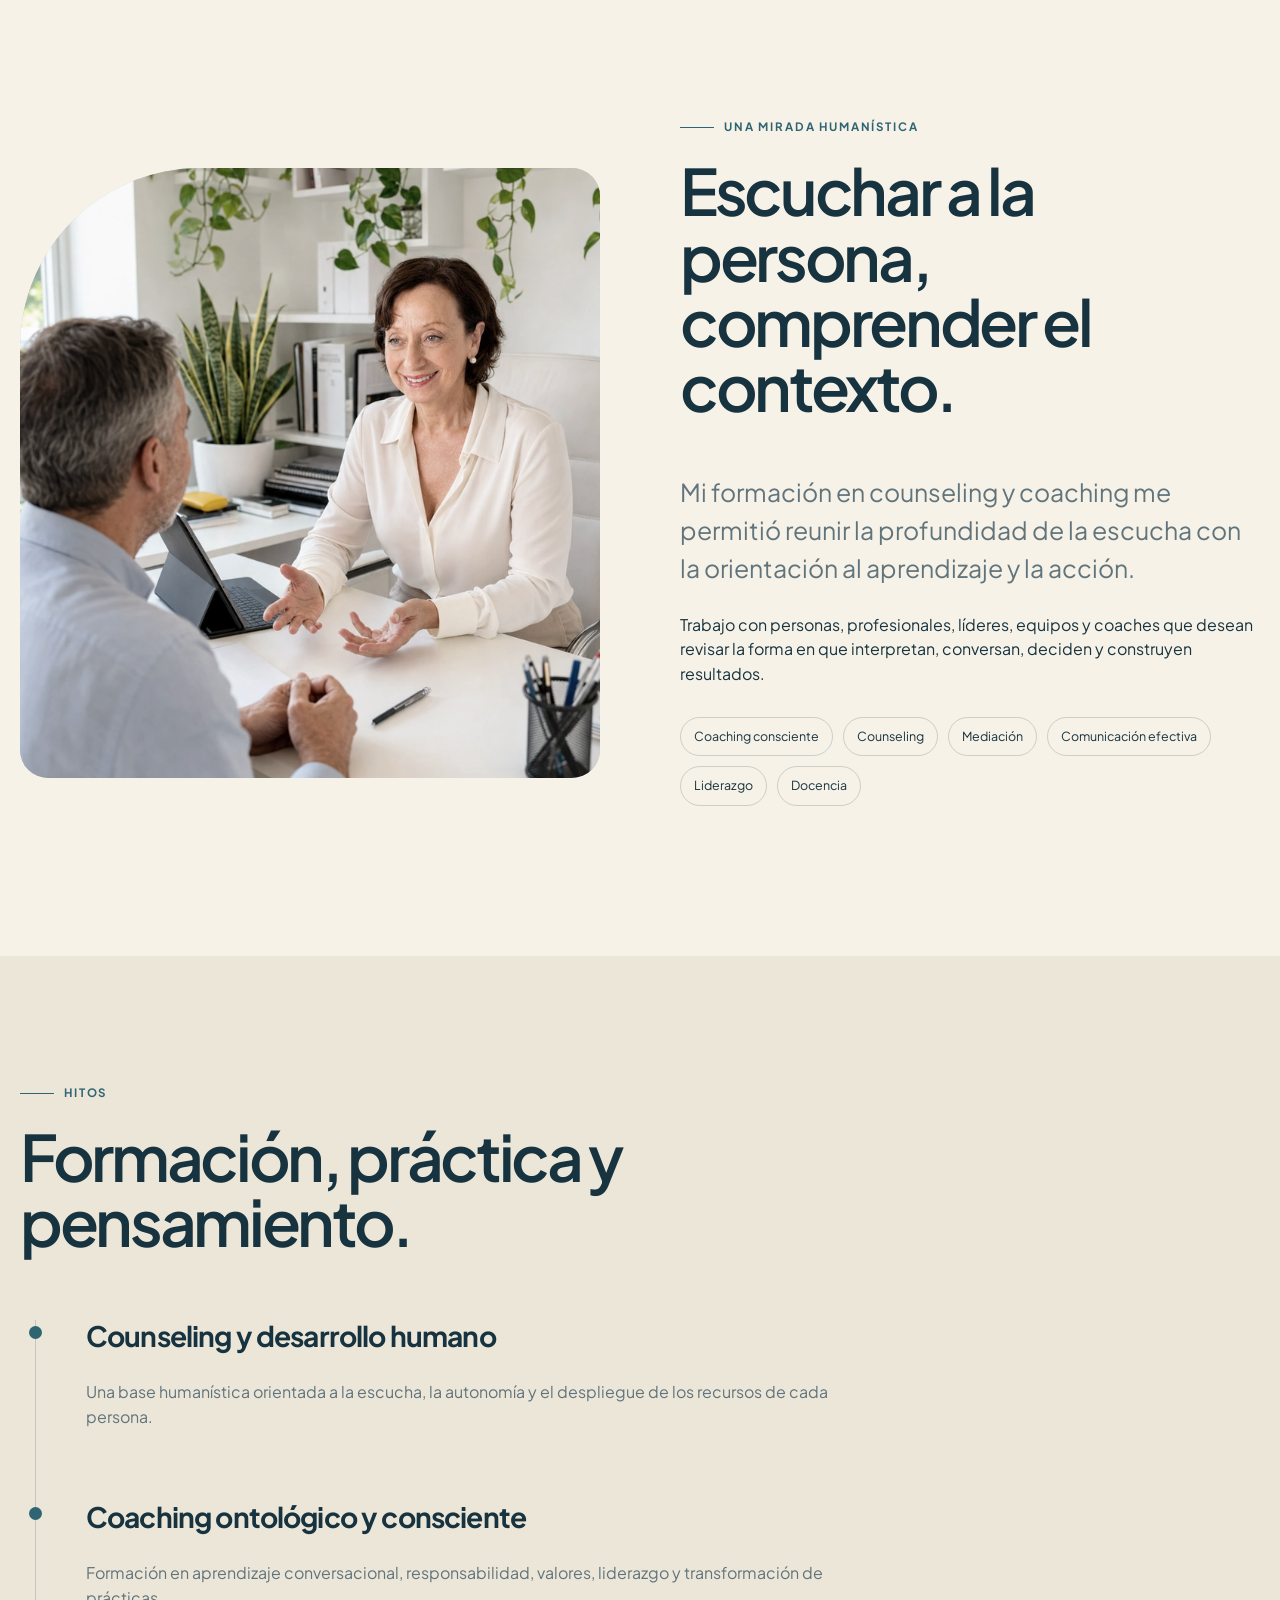
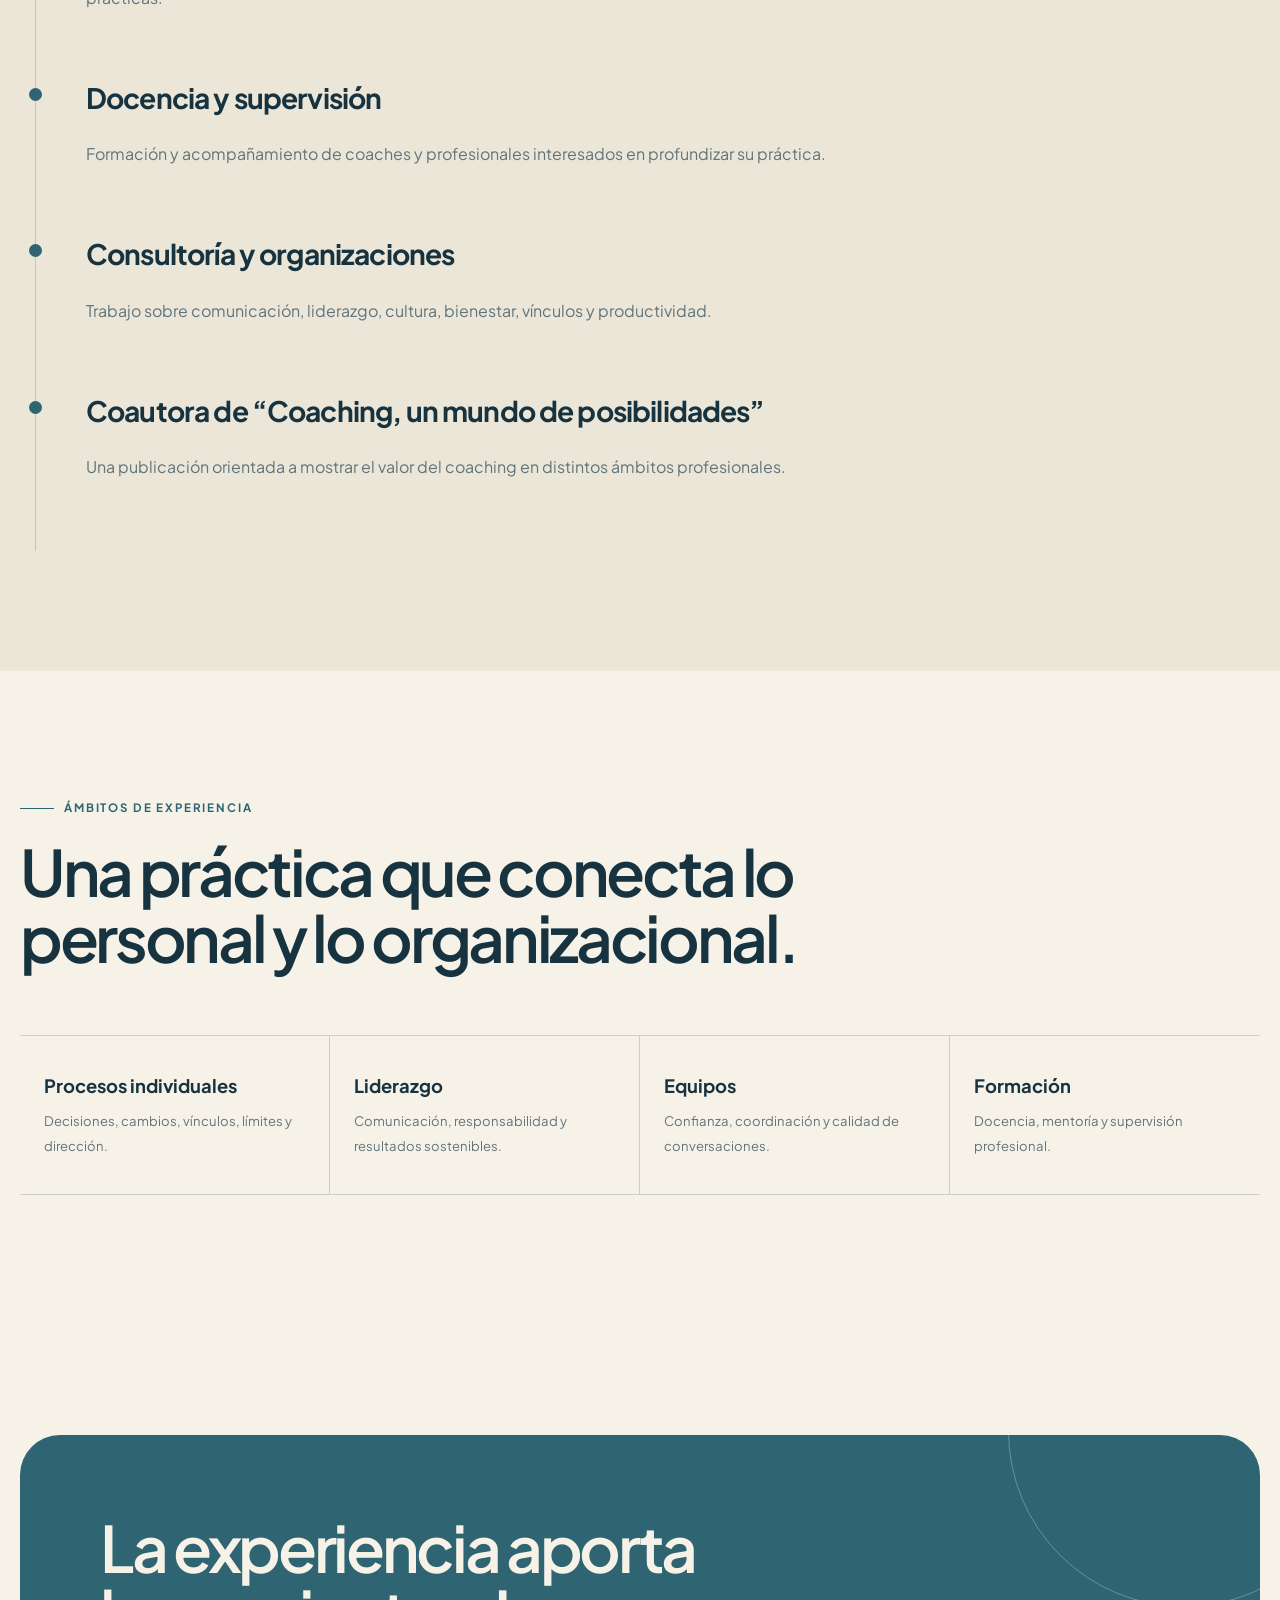
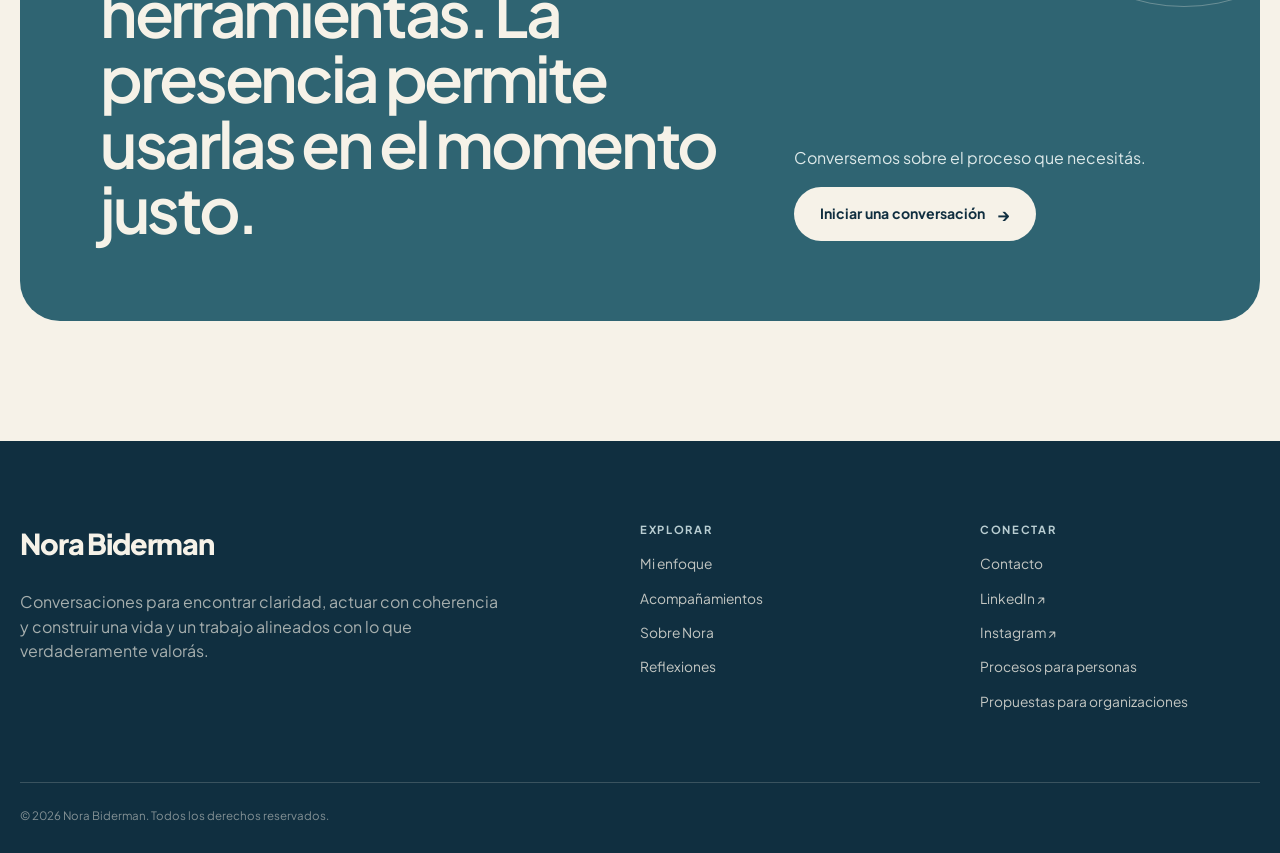
<file: sobre-nora.html>
<!DOCTYPE html>

<html lang="es-AR">
<head>
<!-- Google tag (gtag.js) -->
<script async src="https://www.googletagmanager.com/gtag/js?id=G-JJ7DZNY920"></script>
<script>
  window.dataLayer = window.dataLayer || [];
  function gtag(){dataLayer.push(arguments);}
  gtag('js', new Date());

  gtag('config', 'G-JJ7DZNY920');
</script>

<meta charset="utf-8"/>
<meta content="width=device-width, initial-scale=1" name="viewport"/>
<title>Nora Biderman | Coach consciente, liderazgo y desarrollo humano</title>
<meta content="Conocé la trayectoria de Nora Biderman: coach consciente, counselor, docente, supervisora y autora con experiencia en liderazgo, desarrollo humano y organizaciones." name="description"/>
<meta content="Nora Biderman" name="author"/>
<meta content="index,follow,max-image-preview:large,max-snippet:-1,max-video-preview:-1" name="robots"/>
<link href="https://norabiderman-coaching.com/sobre-nora.html" rel="canonical"/>
<meta content="es_AR" property="og:locale"/>
<meta content="website" property="og:type"/>
<meta content="Nora Biderman" property="og:site_name"/>
<meta content="Nora Biderman | Coach consciente, liderazgo y desarrollo humano" property="og:title"/>
<meta content="Conocé la trayectoria de Nora Biderman: coach consciente, counselor, docente, supervisora y autora con experiencia en liderazgo, desarrollo humano y organizaciones." property="og:description"/>
<meta content="https://norabiderman-coaching.com/sobre-nora.html" property="og:url"/>
<meta content="https://norabiderman-coaching.com/assets/nora-biderman-portrait.webp" property="og:image"/>
<meta content="1122" property="og:image:width"/>
<meta content="1402" property="og:image:height"/>
<meta content="image/webp" property="og:image:type"/>
<meta content="Retrato de Nora Biderman" property="og:image:alt"/>
<meta content="summary_large_image" name="twitter:card"/>
<meta content="Nora Biderman | Coach consciente, liderazgo y desarrollo humano" name="twitter:title"/>
<meta content="Conocé la trayectoria de Nora Biderman: coach consciente, counselor, docente, supervisora y autora con experiencia en liderazgo, desarrollo humano y organizaciones." name="twitter:description"/>
<meta content="https://norabiderman-coaching.com/assets/nora-biderman-portrait.webp" name="twitter:image"/>
<meta content="Retrato de Nora Biderman" name="twitter:image:alt"/>
<link as="image" fetchpriority="high" href="assets/nora-biderman-portrait.webp" imagesizes="(max-width: 640px) calc(100vw - 28px), (max-width: 980px) calc(100vw - 40px), 560px" imagesrcset="assets/nora-biderman-portrait-480.webp 480w, assets/nora-biderman-portrait-768.webp 768w, assets/nora-biderman-portrait.webp 1122w" rel="preload" type="image/webp"/>
<meta content="#102f40" name="theme-color"/>
<link href="favicon.svg" rel="icon" type="image/svg+xml"/>
<link href="https://fonts.googleapis.com" rel="preconnect"/>
<link crossorigin="" href="https://fonts.gstatic.com" rel="preconnect"/>
<link href="https://fonts.googleapis.com/css2?family=Plus+Jakarta+Sans:ital,wght@0,300;0,400;0,500;0,600;0,700;0,800;1,400&amp;display=swap" rel="stylesheet"/>
<link href="styles.css" rel="stylesheet"/>
<script type="application/ld+json">
{
  "@context": "https://schema.org",
  "@graph": [
    {
      "@type": "Person",
      "@id": "https://norabiderman-coaching.com/#nora-biderman",
      "name": "Nora Biderman",
      "url": "https://norabiderman-coaching.com/sobre-nora.html",
      "image": "https://norabiderman-coaching.com/assets/nora-biderman-portrait.webp",
      "jobTitle": [
        "Coach consciente",
        "Counselor",
        "Docente",
        "Supervisora",
        "Autora"
      ],
      "description": "Coach consciente, counselor, docente, supervisora y autora. Su práctica integra desarrollo humano, comunicación, liderazgo y experiencia organizacional.",
      "knowsAbout": [
        "Coaching consciente",
        "Coaching ontológico",
        "Counseling",
        "Liderazgo consciente",
        "Desarrollo humano",
        "Comunicación efectiva",
        "Cultura organizacional"
      ],
      "sameAs": [
        "https://ar.linkedin.com/in/nora-biderman-a055889"
      ]
    },
    {
      "@type": "WebSite",
      "@id": "https://norabiderman-coaching.com/#website",
      "url": "https://norabiderman-coaching.com/",
      "name": "Nora Biderman",
      "description": "Coaching consciente y desarrollo humano para personas, líderes y organizaciones.",
      "inLanguage": "es-AR",
      "publisher": {
        "@id": "https://norabiderman-coaching.com/#nora-biderman"
      },
      "alternateName": [
        "Nora Biderman Coaching",
        "Nora Biderman — Vivir con sentido"
      ]
    },
    {
      "@type": "BreadcrumbList",
      "@id": "https://norabiderman-coaching.com/sobre-nora.html#breadcrumb",
      "itemListElement": [
        {
          "@type": "ListItem",
          "position": 1,
          "name": "Inicio",
          "item": "https://norabiderman-coaching.com/"
        },
        {
          "@type": "ListItem",
          "position": 2,
          "name": "Sobre Nora",
          "item": "https://norabiderman-coaching.com/sobre-nora.html"
        }
      ]
    },
    {
      "@type": "ProfilePage",
      "@id": "https://norabiderman-coaching.com/sobre-nora.html#webpage",
      "url": "https://norabiderman-coaching.com/sobre-nora.html",
      "name": "Nora Biderman | Coach consciente, liderazgo y desarrollo humano",
      "description": "Conocé la trayectoria de Nora Biderman: coach consciente, counselor, docente, supervisora y autora con experiencia en liderazgo, desarrollo humano y organizaciones.",
      "isPartOf": {
        "@id": "https://norabiderman-coaching.com/#website"
      },
      "inLanguage": "es-AR",
      "primaryImageOfPage": {
        "@type": "ImageObject",
        "@id": "https://norabiderman-coaching.com/sobre-nora.html#primaryimage",
        "url": "https://norabiderman-coaching.com/assets/nora-biderman-portrait.webp",
        "contentUrl": "https://norabiderman-coaching.com/assets/nora-biderman-portrait.webp",
        "caption": "Retrato de Nora Biderman",
        "width": 1122,
        "height": 1402
      },
      "breadcrumb": {
        "@id": "https://norabiderman-coaching.com/sobre-nora.html#breadcrumb"
      },
      "dateModified": "2026-08-15",
      "mainEntity": {
        "@id": "https://norabiderman-coaching.com/#nora-biderman"
      }
    }
  ]
}
</script>
</head>
<body>
<a class="skip-link" href="#contenido">Saltar al contenido</a>
<header class="site-header">
<div class="container navbar">
<a aria-label="Nora Biderman, inicio" class="brand" href="index.html">
<span class="brand-name">Nora Biderman</span>
<span class="brand-tag">Vivir con sentido</span>
</a>
<nav aria-label="Navegación principal" class="nav-links">
<a class="" href="index.html">Inicio</a><a class="" href="enfoque.html">Mi enfoque</a><a class="" href="acompanamientos.html">Acompañamientos</a><a class="active" href="sobre-nora.html">Sobre Nora</a><a class="" href="reflexiones.html">Reflexiones</a>
<a class="btn btn-primary" href="contacto.html">Iniciar una conversación <span class="arrow">→</span></a>
</nav>
<button aria-expanded="false" aria-label="Abrir menú" class="menu-toggle">☰</button>
</div>
</header>
<main id="contenido">
<section class="inner-hero"><div class="container inner-hero-grid">
<div class="reveal"><span class="eyebrow">Sobre Nora</span><h1>Una trayectoria construida alrededor de las personas y sus conversaciones.</h1><p class="lead">Coach consciente, counselor, docente, supervisora y autora. Una mirada que integra desarrollo humano, comunicación y experiencia organizacional.</p></div>
<div class="inner-visual reveal" style="border-radius:190px 190px 28px 28px"><img alt="Retrato de Nora Biderman" decoding="async" fetchpriority="high" height="1402" loading="eager" sizes="(max-width: 640px) calc(100vw - 28px), (max-width: 980px) calc(100vw - 40px), 560px" src="assets/nora-biderman-portrait.webp" srcset="assets/nora-biderman-portrait-480.webp 480w, assets/nora-biderman-portrait-768.webp 768w, assets/nora-biderman-portrait.webp 1122w" style="object-position:center 22%" width="1122"/></div>
</div></section>
<section class="section dark-section"><div class="container intro-grid"><div class="reveal"><span class="eyebrow">Mi recorrido</span></div><div class="reveal"><p class="quote-block">“Mi principal herramienta sigue siendo la <em>calidad de la conversación.</em>”</p><p class="lead">A lo largo de mi recorrido integré distintas disciplinas para comprender a la persona en su totalidad y acompañar cambios que puedan sostenerse.</p></div></div></section>
<section class="section"><div class="container split"><div class="image-frame reveal"><img alt="Dos mujeres en una conversación de acompañamiento" decoding="async" height="1402" loading="lazy" sizes="(max-width: 640px) calc(100vw - 28px), (max-width: 980px) calc(100vw - 40px), 580px" src="assets/coaching-two-women.webp" srcset="assets/coaching-two-women-480.webp 480w, assets/coaching-two-women-768.webp 768w, assets/coaching-two-women.webp 1122w" width="1122"/></div><div class="reveal"><span class="eyebrow">Una mirada humanística</span><h2>Escuchar a la persona, comprender el contexto.</h2><p class="lead">Mi formación en counseling y coaching me permitió reunir la profundidad de la escucha con la orientación al aprendizaje y la acción.</p><p>Trabajo con personas, profesionales, líderes, equipos y coaches que desean revisar la forma en que interpretan, conversan, deciden y construyen resultados.</p><div class="pill-list"><span class="pill">Coaching consciente</span><span class="pill">Counseling</span><span class="pill">Mediación</span><span class="pill">Comunicación efectiva</span><span class="pill">Liderazgo</span><span class="pill">Docencia</span></div></div></div></section>
<section class="section" style="background:var(--ivory-deep)"><div class="container"><div class="section-head reveal"><div><span class="eyebrow">Hitos</span><h2>Formación, práctica y pensamiento.</h2></div></div><div class="timeline"><article class="timeline-item reveal"><h3>Counseling y desarrollo humano</h3><p>Una base humanística orientada a la escucha, la autonomía y el despliegue de los recursos de cada persona.</p></article><article class="timeline-item reveal"><h3>Coaching ontológico y consciente</h3><p>Formación en aprendizaje conversacional, responsabilidad, valores, liderazgo y transformación de prácticas.</p></article><article class="timeline-item reveal"><h3>Docencia y supervisión</h3><p>Formación y acompañamiento de coaches y profesionales interesados en profundizar su práctica.</p></article><article class="timeline-item reveal"><h3>Consultoría y organizaciones</h3><p>Trabajo sobre comunicación, liderazgo, cultura, bienestar, vínculos y productividad.</p></article><article class="timeline-item reveal"><h3>Coautora de “Coaching, un mundo de posibilidades”</h3><p>Una publicación orientada a mostrar el valor del coaching en distintos ámbitos profesionales.</p></article></div></div></section>
<section class="section"><div class="container"><div class="section-head reveal"><div><span class="eyebrow">Ámbitos de experiencia</span><h2>Una práctica que conecta lo personal y lo organizacional.</h2></div></div><div class="credentials reveal"><div class="credential"><strong>Procesos individuales</strong><span>Decisiones, cambios, vínculos, límites y dirección.</span></div><div class="credential"><strong>Liderazgo</strong><span>Comunicación, responsabilidad y resultados sostenibles.</span></div><div class="credential"><strong>Equipos</strong><span>Confianza, coordinación y calidad de conversaciones.</span></div><div class="credential"><strong>Formación</strong><span>Docencia, mentoría y supervisión profesional.</span></div></div></div></section>
<section class="section"><div class="container cta-panel reveal"><h2>La experiencia aporta herramientas. La presencia permite usarlas en el momento justo.</h2><div><p>Conversemos sobre el proceso que necesitás.</p><a class="btn btn-light" href="contacto.html">Iniciar una conversación <span class="arrow">→</span></a></div></div></section>
</main>
<footer class="site-footer">
<div class="container">
<div class="footer-grid">
<div class="footer-brand">
<div class="brand-name">Nora Biderman</div>
<p>Conversaciones para encontrar claridad, actuar con coherencia y construir una vida y un trabajo alineados con lo que verdaderamente valorás.</p>
</div>
<div class="footer-col">
<h4>Explorar</h4>
<a href="enfoque.html">Mi enfoque</a>
<a href="acompanamientos.html">Acompañamientos</a>
<a href="sobre-nora.html">Sobre Nora</a>
<a href="reflexiones.html">Reflexiones</a>
</div>
<div class="footer-col">
<h4>Conectar</h4>
<a href="contacto.html">Contacto</a>
<a href="https://ar.linkedin.com/in/nora-biderman-a055889" rel="noreferrer" target="_blank">LinkedIn ↗</a>
            <a href="https://www.instagram.com/norabiderman.coaching/" target="_blank" rel="noopener noreferrer">Instagram ↗</a>
<a href="contacto.html">Procesos para personas</a>
<a href="contacto.html">Propuestas para organizaciones</a>
</div>
</div>
<div class="footer-bottom">
<span>© 2026 Nora Biderman. Todos los derechos reservados.</span>
</div>
</div>
</footer>
<script src="script.js"></script>
</body>
</html>
</file>
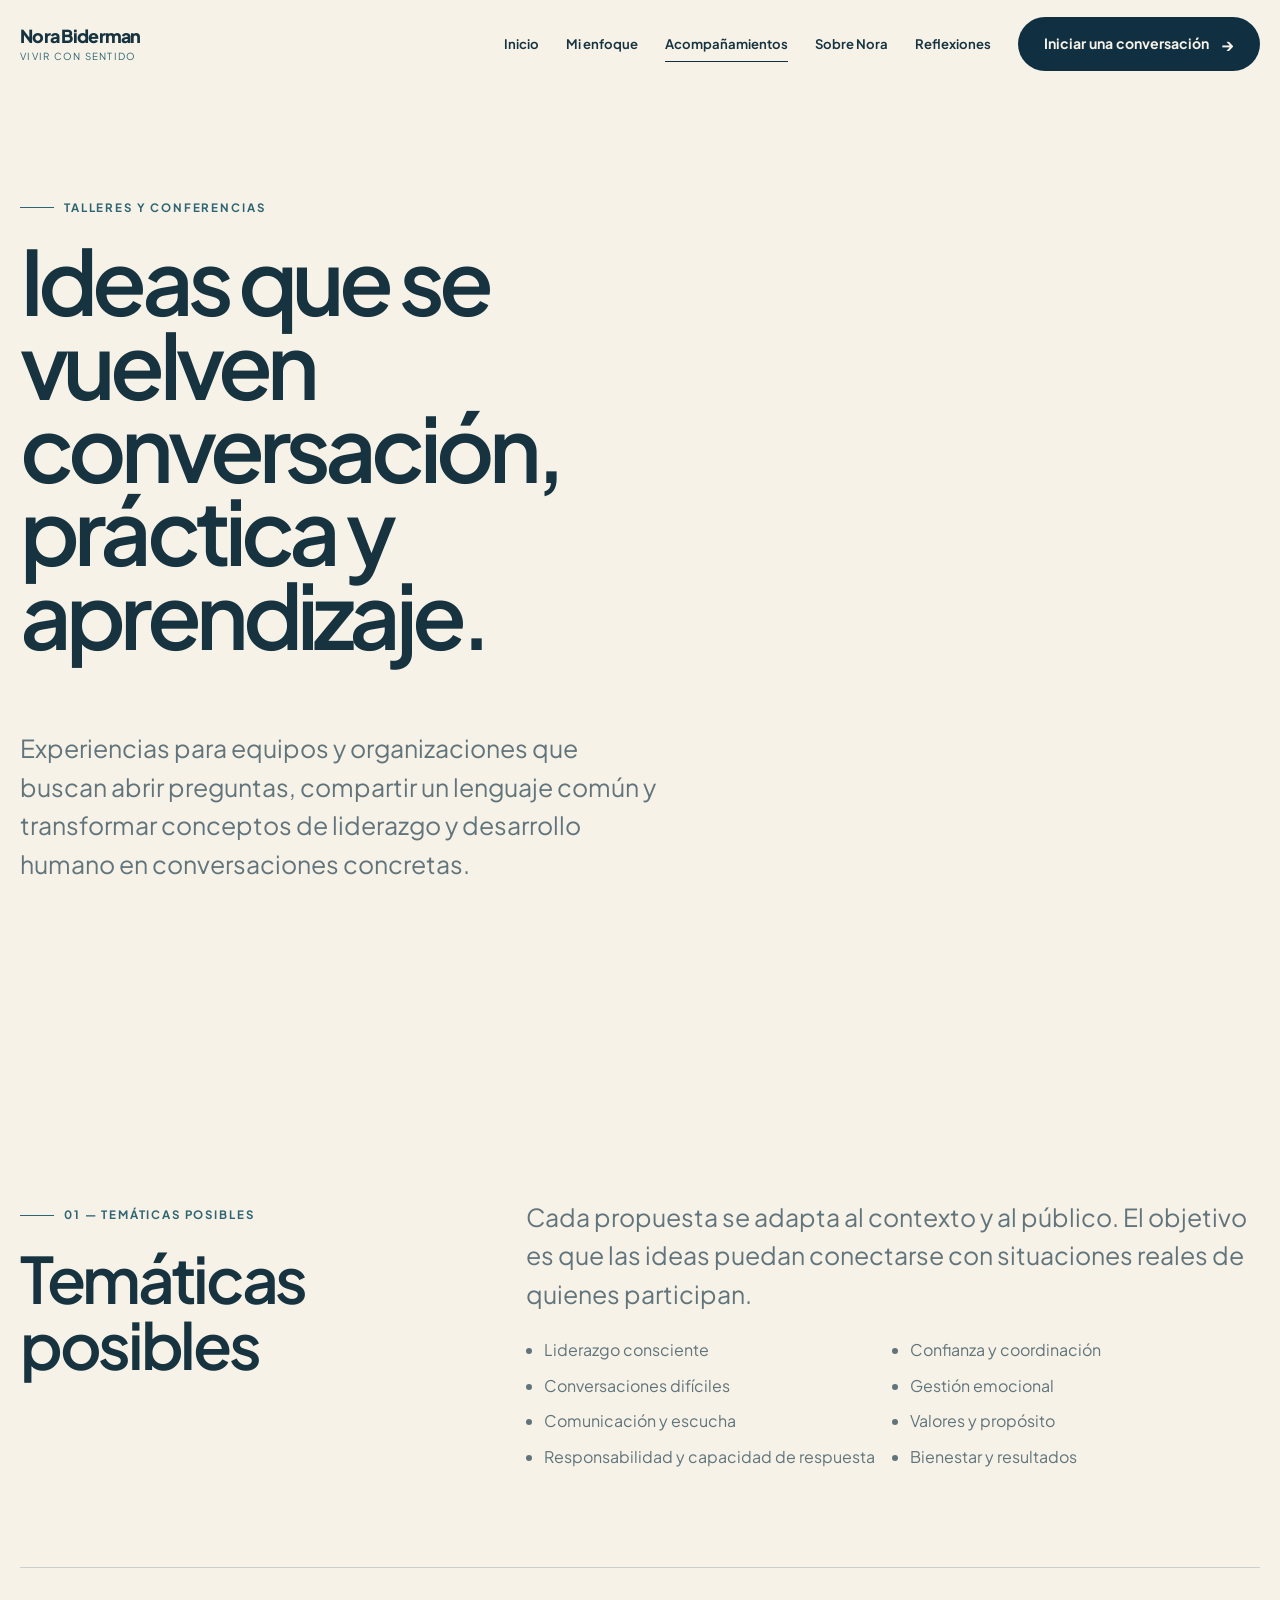
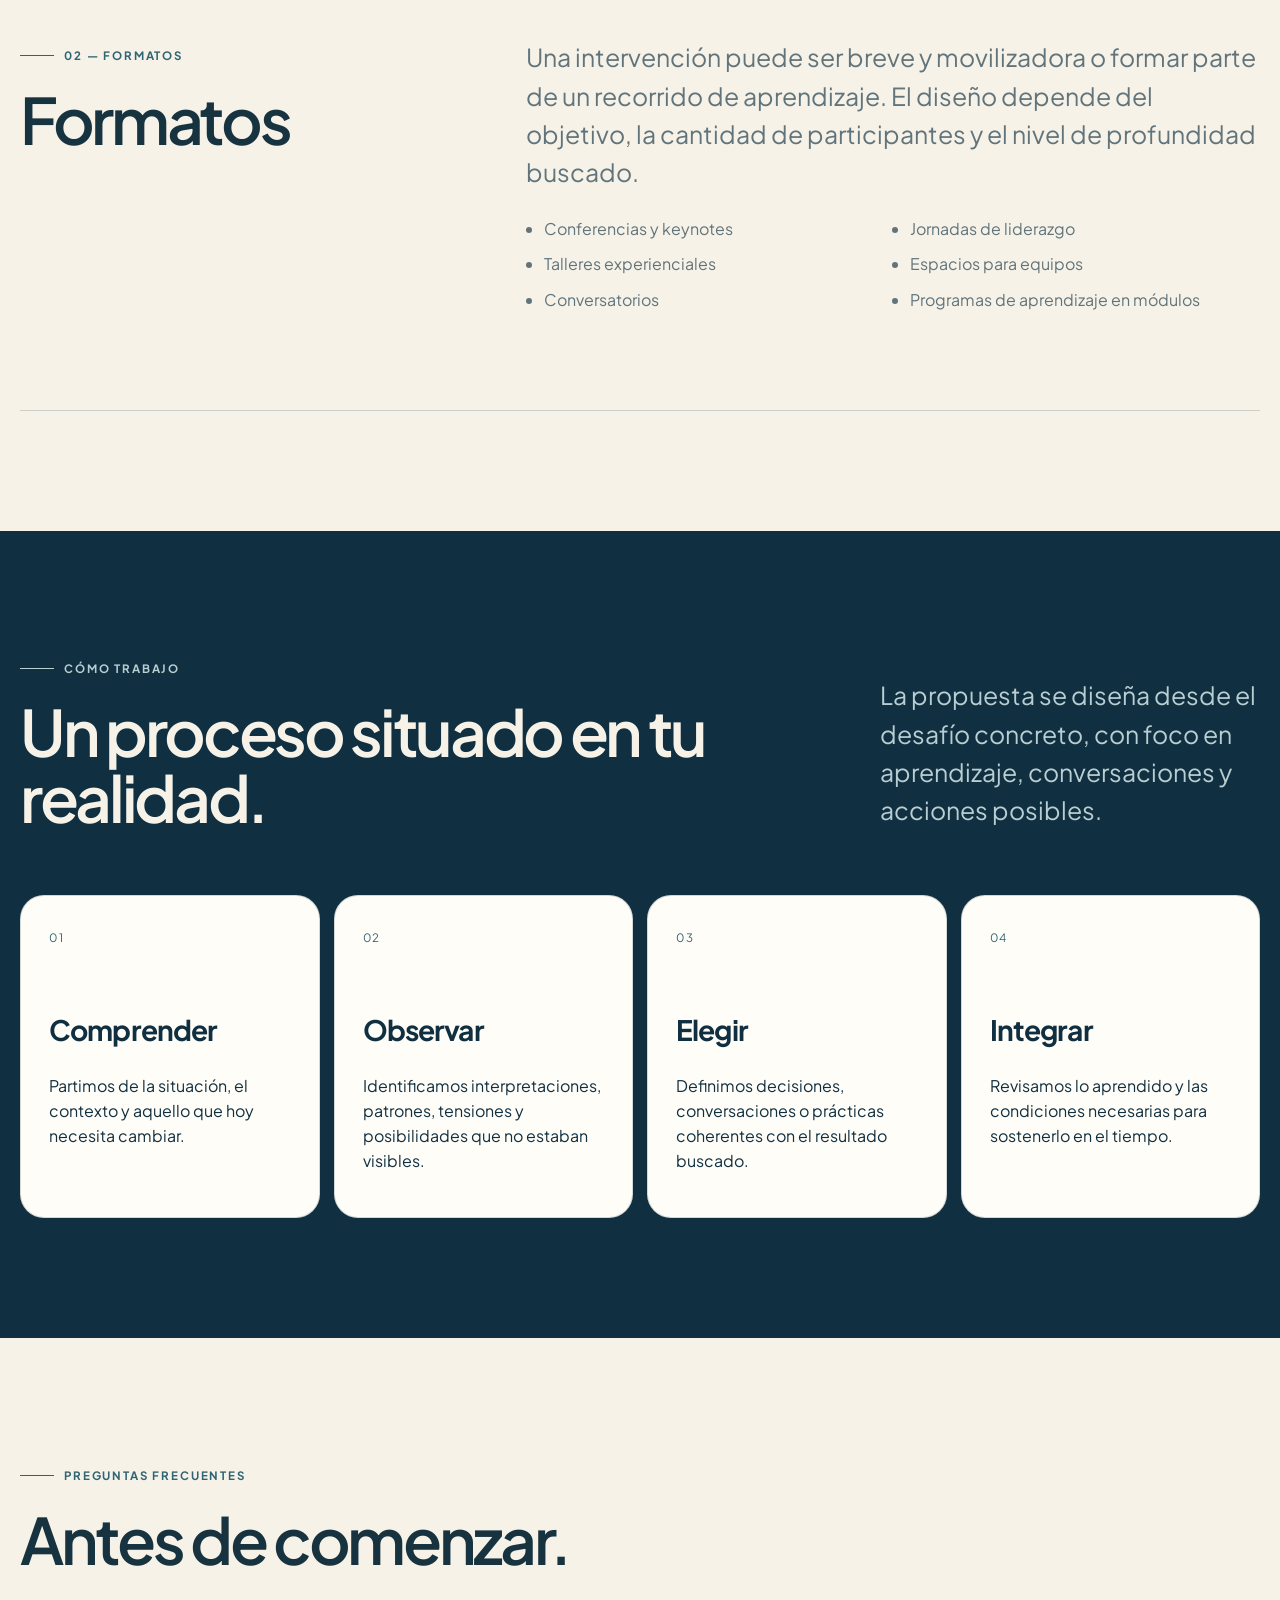
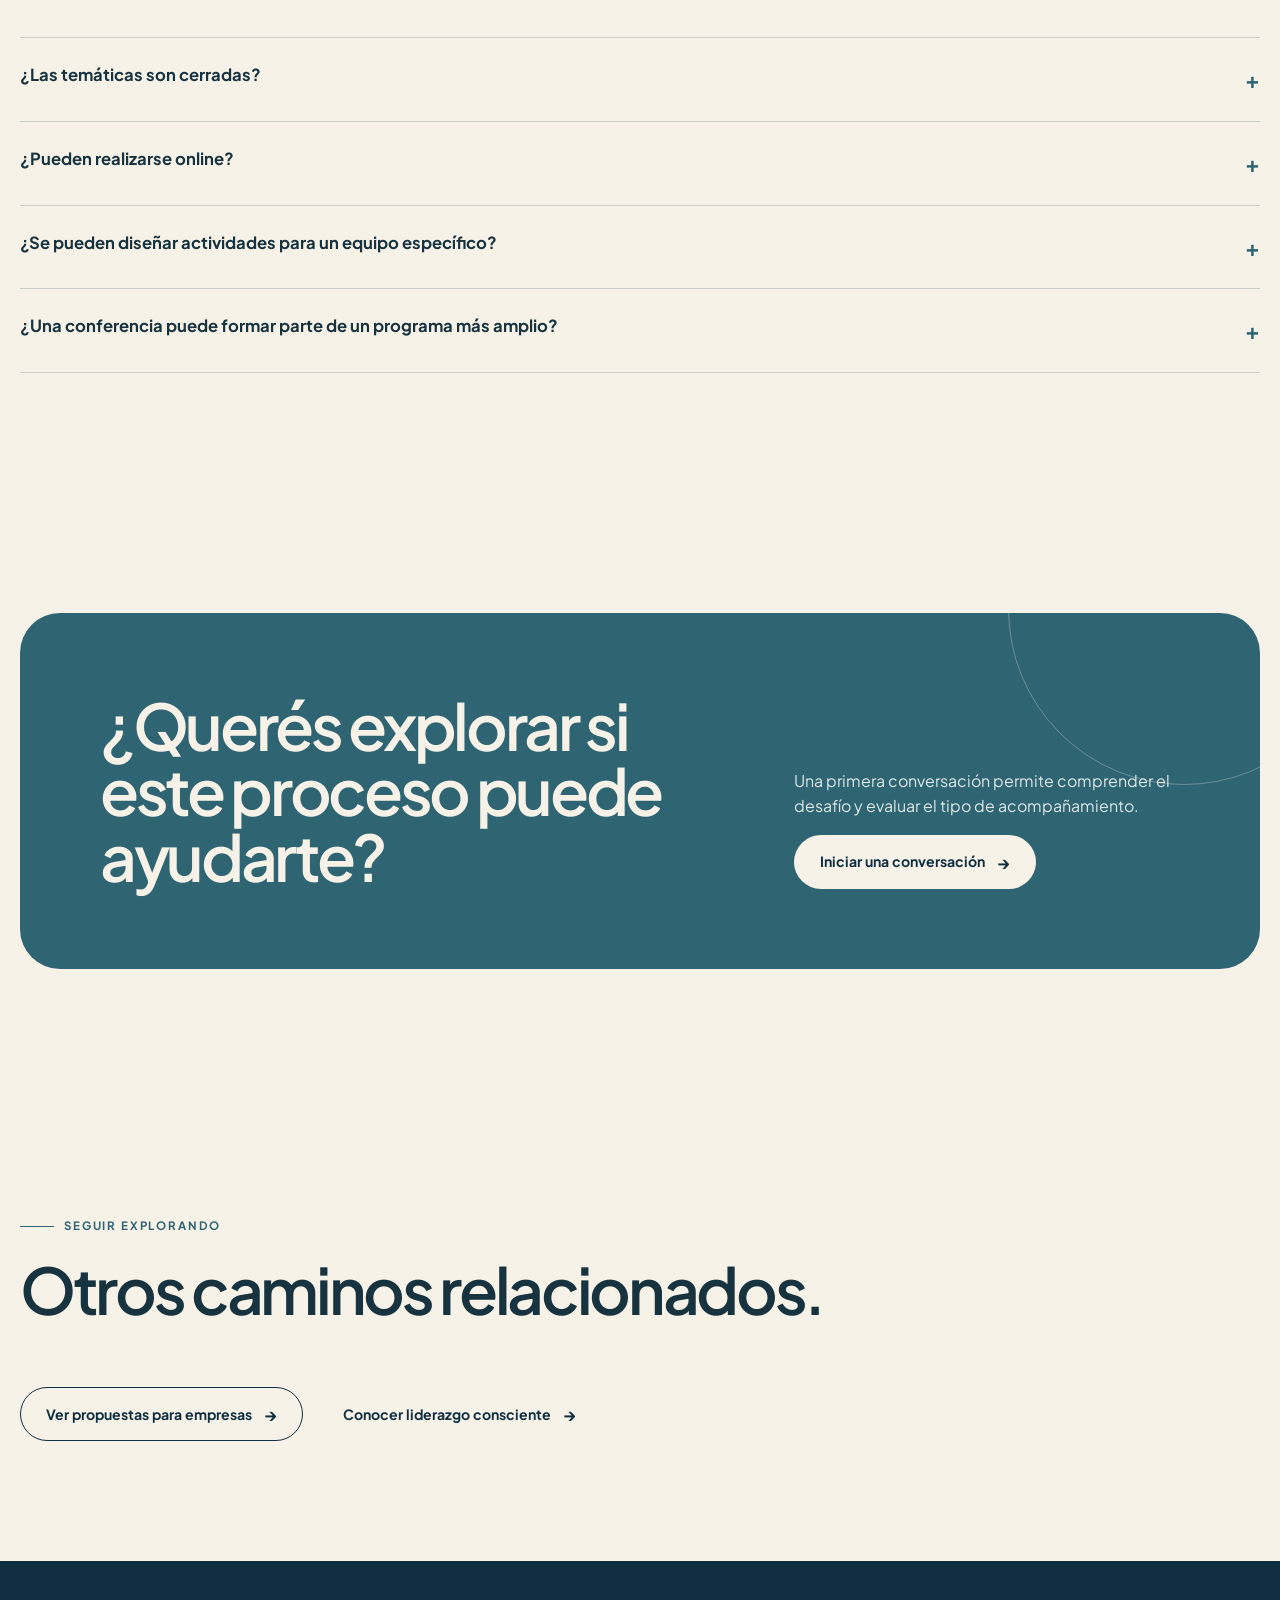
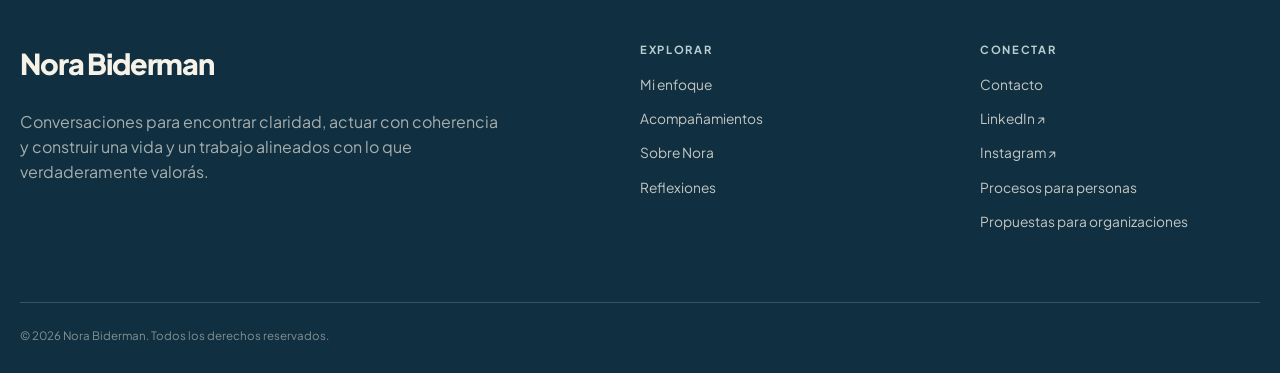
<file: talleres-y-conferencias.html>
<!DOCTYPE html>
<html lang="es-AR"><head>
<!-- Google tag (gtag.js) -->
<script async src="https://www.googletagmanager.com/gtag/js?id=G-JJ7DZNY920"></script>
<script>
  window.dataLayer = window.dataLayer || [];
  function gtag(){dataLayer.push(arguments);}
  gtag('js', new Date());

  gtag('config', 'G-JJ7DZNY920');
</script>

<meta charset="utf-8"/><meta content="width=device-width, initial-scale=1" name="viewport"/>
<title>Talleres y conferencias para empresas | Nora Biderman</title><meta content="Talleres y conferencias de Nora Biderman sobre liderazgo consciente, conversaciones, comunicación, responsabilidad, valores, propósito y desarrollo humano." name="description"/><meta content="Nora Biderman" name="author"/><meta content="index,follow,max-image-preview:large,max-snippet:-1,max-video-preview:-1" name="robots"/>
<link href="https://norabiderman-coaching.com/talleres-y-conferencias.html" rel="canonical"/><meta content="es_AR" property="og:locale"/><meta content="website" property="og:type"/><meta content="Nora Biderman" property="og:site_name"/><meta content="Talleres y conferencias para empresas | Nora Biderman" property="og:title"/><meta content="Talleres y conferencias de Nora Biderman sobre liderazgo consciente, conversaciones, comunicación, responsabilidad, valores, propósito y desarrollo humano." property="og:description"/><meta content="https://norabiderman-coaching.com/talleres-y-conferencias.html" property="og:url"/><meta content="https://norabiderman-coaching.com/assets/team-conversation.webp" property="og:image"/><meta content="image/webp" property="og:image:type"/><meta content="Personas participando de una experiencia de aprendizaje en equipo" property="og:image:alt"/>
<meta content="summary_large_image" name="twitter:card"/><meta content="Talleres y conferencias para empresas | Nora Biderman" name="twitter:title"/><meta content="Talleres y conferencias de Nora Biderman sobre liderazgo consciente, conversaciones, comunicación, responsabilidad, valores, propósito y desarrollo humano." name="twitter:description"/><meta content="https://norabiderman-coaching.com/assets/team-conversation.webp" name="twitter:image"/><meta content="Personas participando de una experiencia de aprendizaje en equipo" name="twitter:image:alt"/>
<link as="image" fetchpriority="high" href="assets/team-conversation.webp" rel="preload" type="image/webp" imagesizes="(max-width: 640px) calc(100vw - 28px), (max-width: 980px) calc(100vw - 40px), 560px" imagesrcset="assets/team-conversation-480.webp 480w, assets/team-conversation-768.webp 768w, assets/team-conversation.webp 1122w"/><meta content="#102f40" name="theme-color"/><link href="favicon.svg" rel="icon" type="image/svg+xml"/><link href="https://fonts.googleapis.com" rel="preconnect"/><link crossorigin="" href="https://fonts.gstatic.com" rel="preconnect"/><link href="https://fonts.googleapis.com/css2?family=Plus+Jakarta+Sans:ital,wght@0,300;0,400;0,500;0,600;0,700;0,800;1,400&amp;display=swap" rel="stylesheet"/><link href="styles.css" rel="stylesheet"/>
<script type="application/ld+json">{
  "@context": "https://schema.org",
  "@graph": [
    {
      "@type": "Person",
      "@id": "https://norabiderman-coaching.com/#nora-biderman",
      "name": "Nora Biderman",
      "url": "https://norabiderman-coaching.com/sobre-nora.html",
      "image": "https://norabiderman-coaching.com/assets/nora-biderman-portrait.webp",
      "jobTitle": [
        "Coach consciente",
        "Counselor",
        "Docente",
        "Supervisora",
        "Autora"
      ],
      "description": "Coach consciente, counselor, docente, supervisora y autora. Su práctica integra desarrollo humano, comunicación, liderazgo y experiencia organizacional.",
      "knowsAbout": [
        "Coaching consciente",
        "Coaching ontológico",
        "Counseling",
        "Liderazgo consciente",
        "Desarrollo humano",
        "Comunicación efectiva",
        "Cultura organizacional"
      ],
      "sameAs": [
        "https://ar.linkedin.com/in/nora-biderman-a055889"
      ]
    },
    {
      "@type": "WebSite",
      "@id": "https://norabiderman-coaching.com/#website",
      "url": "https://norabiderman-coaching.com/",
      "name": "Nora Biderman",
      "description": "Coaching consciente y desarrollo humano para personas, líderes y organizaciones.",
      "inLanguage": "es-AR",
      "publisher": {
        "@id": "https://norabiderman-coaching.com/#nora-biderman"
      },
      "alternateName": [
        "Nora Biderman Coaching",
        "Nora Biderman — Vivir con sentido"
      ]
    },
    {
      "@type": "BreadcrumbList",
      "@id": "https://norabiderman-coaching.com/talleres-y-conferencias.html#breadcrumb",
      "itemListElement": [
        {
          "@type": "ListItem",
          "position": 1,
          "name": "Inicio",
          "item": "https://norabiderman-coaching.com/"
        },
        {
          "@type": "ListItem",
          "position": 2,
          "name": "Acompañamientos",
          "item": "https://norabiderman-coaching.com/acompanamientos.html"
        },
        {
          "@type": "ListItem",
          "position": 3,
          "name": "Talleres y conferencias",
          "item": "https://norabiderman-coaching.com/talleres-y-conferencias.html"
        }
      ]
    },
    {
      "@type": "WebPage",
      "@id": "https://norabiderman-coaching.com/talleres-y-conferencias.html#webpage",
      "url": "https://norabiderman-coaching.com/talleres-y-conferencias.html",
      "name": "Talleres y conferencias para empresas | Nora Biderman",
      "description": "Talleres y conferencias de Nora Biderman sobre liderazgo consciente, conversaciones, comunicación, responsabilidad, valores, propósito y desarrollo humano.",
      "isPartOf": {
        "@id": "https://norabiderman-coaching.com/#website"
      },
      "about": {
        "@id": "https://norabiderman-coaching.com/talleres-y-conferencias.html#service"
      },
      "inLanguage": "es-AR",
      "breadcrumb": {
        "@id": "https://norabiderman-coaching.com/talleres-y-conferencias.html#breadcrumb"
      },
      "dateModified": "2026-08-16",
      "mainEntity": {
        "@id": "https://norabiderman-coaching.com/talleres-y-conferencias.html#service"
      },
      "primaryImageOfPage": {
        "@type": "ImageObject",
        "@id": "https://norabiderman-coaching.com/talleres-y-conferencias.html#primaryimage",
        "url": "https://norabiderman-coaching.com/assets/team-conversation.webp",
        "contentUrl": "https://norabiderman-coaching.com/assets/team-conversation.webp",
        "caption": "Personas participando de una experiencia de aprendizaje en equipo"
      }
    },
    {
      "@type": "Service",
      "@id": "https://norabiderman-coaching.com/talleres-y-conferencias.html#service",
      "url": "https://norabiderman-coaching.com/talleres-y-conferencias.html",
      "name": "Talleres y conferencias con Nora Biderman",
      "provider": {
        "@id": "https://norabiderman-coaching.com/#nora-biderman"
      },
      "serviceType": "Talleres y conferencias",
      "description": "Talleres y conferencias de Nora Biderman sobre liderazgo consciente, conversaciones, comunicación, responsabilidad, valores, propósito y desarrollo humano.",
      "areaServed": {
        "@type": "Country",
        "name": "Argentina"
      },
      "availableChannel": {
        "@type": "ServiceChannel",
        "serviceUrl": "https://norabiderman-coaching.com/talleres-y-conferencias.html"
      }
    }
  ]
}</script></head><body>
<a class="skip-link" href="#contenido">Saltar al contenido</a>
<header class="site-header">
<div class="container navbar">
<a aria-label="Nora Biderman, inicio" class="brand" href="index.html">
<span class="brand-name">Nora Biderman</span><span class="brand-tag">Vivir con sentido</span></a>
<nav aria-label="Navegación principal" class="nav-links"><a class="" href="index.html">Inicio</a><a class="" href="enfoque.html">Mi enfoque</a><a class="active" href="acompanamientos.html">Acompañamientos</a><a class="" href="sobre-nora.html">Sobre Nora</a><a class="" href="reflexiones.html">Reflexiones</a><a class="btn btn-primary" href="contacto.html">Iniciar una conversación <span class="arrow">→</span></a></nav>
<button aria-expanded="false" aria-label="Abrir menú" class="menu-toggle">☰</button>
</div></header>
<main id="contenido">
<section class="inner-hero"><div class="container inner-hero-grid"><div class="reveal"><span class="eyebrow">Talleres y conferencias</span><h1>Ideas que se vuelven conversación, práctica y aprendizaje.</h1><p class="lead">Experiencias para equipos y organizaciones que buscan abrir preguntas, compartir un lenguaje común y transformar conceptos de liderazgo y desarrollo humano en conversaciones concretas.</p></div><div class="inner-visual reveal"><img alt="Personas participando de una experiencia de aprendizaje en equipo" decoding="async" fetchpriority="high" loading="eager" src="assets/team-conversation.webp" srcset="assets/team-conversation-480.webp 480w, assets/team-conversation-768.webp 768w, assets/team-conversation.webp 1122w" sizes="(max-width: 640px) calc(100vw - 28px), (max-width: 980px) calc(100vw - 40px), 560px" width="1122" height="1402"/></div></div></section>
<section class="section"><div class="container"><article class="detail-card reveal"><div><span class="eyebrow">01 — Temáticas posibles</span><h2>Temáticas posibles</h2></div><div><p class="lead">Cada propuesta se adapta al contexto y al público. El objetivo es que las ideas puedan conectarse con situaciones reales de quienes participan.</p><ul><li>Liderazgo consciente</li><li>Conversaciones difíciles</li><li>Comunicación y escucha</li><li>Responsabilidad y capacidad de respuesta</li><li>Confianza y coordinación</li><li>Gestión emocional</li><li>Valores y propósito</li><li>Bienestar y resultados</li></ul></div></article><article class="detail-card reveal"><div><span class="eyebrow">02 — Formatos</span><h2>Formatos</h2></div><div><p class="lead">Una intervención puede ser breve y movilizadora o formar parte de un recorrido de aprendizaje. El diseño depende del objetivo, la cantidad de participantes y el nivel de profundidad buscado.</p><ul><li>Conferencias y keynotes</li><li>Talleres experienciales</li><li>Conversatorios</li><li>Jornadas de liderazgo</li><li>Espacios para equipos</li><li>Programas de aprendizaje en módulos</li></ul></div></article></div></section>
<section class="section dark-section"><div class="container"><div class="section-head reveal"><div><span class="eyebrow">Cómo trabajo</span><h2>Un proceso situado en tu realidad.</h2></div><p class="lead">La propuesta se diseña desde el desafío concreto, con foco en aprendizaje, conversaciones y acciones posibles.</p></div><div class="process-steps"><article class="process-step reveal"><span class="num">01</span><h3>Comprender</h3><p>Partimos de la situación, el contexto y aquello que hoy necesita cambiar.</p></article><article class="process-step reveal"><span class="num">02</span><h3>Observar</h3><p>Identificamos interpretaciones, patrones, tensiones y posibilidades que no estaban visibles.</p></article><article class="process-step reveal"><span class="num">03</span><h3>Elegir</h3><p>Definimos decisiones, conversaciones o prácticas coherentes con el resultado buscado.</p></article><article class="process-step reveal"><span class="num">04</span><h3>Integrar</h3><p>Revisamos lo aprendido y las condiciones necesarias para sostenerlo en el tiempo.</p></article></div></div></section>
<section class="section"><div class="container"><div class="section-head reveal"><div><span class="eyebrow">Preguntas frecuentes</span><h2>Antes de comenzar.</h2></div></div><div class="faq reveal"><details><summary>¿Las temáticas son cerradas?</summary><p>No. Se define un foco inicial y luego se adapta el contenido al contexto, al público y a los desafíos de la organización.</p></details><details><summary>¿Pueden realizarse online?</summary><p>Sí. La modalidad puede ser presencial, virtual o híbrida según las características de la experiencia.</p></details><details><summary>¿Se pueden diseñar actividades para un equipo específico?</summary><p>Sí. Los talleres pueden construirse alrededor de situaciones y conversaciones relevantes para un equipo concreto.</p></details><details><summary>¿Una conferencia puede formar parte de un programa más amplio?</summary><p>Sí. Puede funcionar como apertura, hito o cierre de un proceso de desarrollo de liderazgo o cultura.</p></details></div></div></section>
<section class="section"><div class="container cta-panel reveal"><h2>¿Querés explorar si este proceso puede ayudarte?</h2><div><p>Una primera conversación permite comprender el desafío y evaluar el tipo de acompañamiento.</p><a class="btn btn-light" href="contacto.html">Iniciar una conversación <span class="arrow">→</span></a></div></div></section>
<section class="section"><div class="container"><div class="section-head reveal"><div><span class="eyebrow">Seguir explorando</span><h2>Otros caminos relacionados.</h2></div></div><div class="hero-actions reveal"><a class="btn btn-secondary" href="coaching-para-empresas.html">Ver propuestas para empresas <span class="arrow">→</span></a><a class="btn btn-light" href="liderazgo-consciente.html">Conocer liderazgo consciente <span class="arrow">→</span></a></div></div></section>
</main><footer class="site-footer"><div class="container"><div class="footer-grid">
<div class="footer-brand"><div class="brand-name">Nora Biderman</div><p>Conversaciones para encontrar claridad, actuar con coherencia y construir una vida y un trabajo alineados con lo que verdaderamente valorás.</p></div>
<div class="footer-col"><h4>Explorar</h4><a href="enfoque.html">Mi enfoque</a><a href="acompanamientos.html">Acompañamientos</a><a href="sobre-nora.html">Sobre Nora</a><a href="reflexiones.html">Reflexiones</a></div>
<div class="footer-col"><h4>Conectar</h4><a href="contacto.html">Contacto</a><a href="https://ar.linkedin.com/in/nora-biderman-a055889" rel="noreferrer" target="_blank">LinkedIn ↗</a>
            <a href="https://www.instagram.com/norabiderman.coaching/" target="_blank" rel="noopener noreferrer">Instagram ↗</a><a href="contacto.html">Procesos para personas</a><a href="contacto.html">Propuestas para organizaciones</a></div>
</div><div class="footer-bottom"><span>© 2026 Nora Biderman. Todos los derechos reservados.</span></div></div></footer><script src="script.js"></script></body></html>
</file>
<file: styles.css>
:root {
  --ivory: #f6f2e8;
  --ivory-deep: #ece6d9;
  --paper: #fffdf7;
  --navy: #102f40;
  --navy-2: #183d50;
  --petrol: #2f6472;
  --blue: #6f99a5;
  --mist: #b9ced2;
  --sky: #dde9e9;
  --sand: #d6c7b0;
  --ink: #17333f;
  --muted: #61747b;
  --line: rgba(16, 47, 64, .18);
  --shadow: 0 24px 70px rgba(16, 47, 64, .14);
  --radius: 28px;
  --max: 1240px;
}

* { box-sizing: border-box; }
html { scroll-behavior: smooth; }
body {
  margin: 0;
  font-family: 'Plus Jakarta Sans', Arial, sans-serif;
  color: var(--ink);
  background: var(--ivory);
  line-height: 1.55;
  text-rendering: optimizeLegibility;
}
img { width: 100%; display: block; }
a { color: inherit; text-decoration: none; }
button, input, select, textarea { font: inherit; }

.skip-link {
  position: fixed; left: 16px; top: -60px; z-index: 1000;
  background: var(--paper); color: var(--navy); padding: 12px 16px; border-radius: 12px;
}
.skip-link:focus { top: 16px; }

.container { width: min(calc(100% - 40px), var(--max)); margin-inline: auto; }
.section { padding: 120px 0; position: relative; }
.section-sm { padding: 72px 0; }

.eyebrow {
  display: inline-flex; align-items: center; gap: 10px;
  font-size: .72rem; font-weight: 700; letter-spacing: .16em; text-transform: uppercase;
  color: var(--petrol); margin-bottom: 22px;
}
.eyebrow::before { content: ''; width: 34px; height: 1px; background: currentColor; }

h1, h2, h3, h4, p { margin-top: 0; }
h1 { font-size: clamp(3.7rem, 8vw, 7.7rem); line-height: .93; letter-spacing: -.065em; font-weight: 600; }
h2 { font-size: clamp(2.4rem, 5vw, 4.9rem); line-height: 1.02; letter-spacing: -.052em; font-weight: 600; }
h3 { font-size: clamp(1.35rem, 2.2vw, 2rem); line-height: 1.15; letter-spacing: -.03em; }
.lead { font-size: clamp(1.15rem, 2vw, 1.55rem); line-height: 1.55; color: var(--muted); }
.display-line { display: block; color: var(--petrol); }

.btn {
  display: inline-flex; align-items: center; justify-content: center; gap: 12px;
  min-height: 54px; padding: 0 25px; border-radius: 999px; border: 1px solid transparent;
  font-size: .88rem; font-weight: 700; transition: .25s ease; cursor: pointer;
}
.btn-primary { color: var(--ivory); background: var(--navy); }
.btn-primary:hover { background: var(--petrol); transform: translateY(-2px); }
.btn-secondary { color: var(--navy); border-color: var(--navy); background: transparent; }
.btn-secondary:hover { background: var(--navy); color: var(--ivory); }
.btn-light { background: var(--ivory); color: var(--navy); }
.btn-light:hover { background: white; transform: translateY(-2px); }
.arrow { font-size: 1.2em; transition: transform .25s ease; }
.btn:hover .arrow, .text-link:hover .arrow { transform: translateX(5px); }
.text-link { display: inline-flex; align-items: center; gap: 10px; font-weight: 700; border-bottom: 1px solid currentColor; padding-bottom: 5px; }

.site-header {
  position: fixed; inset: 0 0 auto; z-index: 100; transition: .25s ease;
  border-bottom: 1px solid transparent;
}
.site-header.scrolled { background: rgba(246, 242, 232, .91); backdrop-filter: blur(16px); border-color: var(--line); }
.navbar { height: 88px; display: flex; align-items: center; justify-content: space-between; gap: 24px; }
.brand { display: flex; flex-direction: column; line-height: 1; }
.brand-name { font-size: 1.12rem; font-weight: 800; letter-spacing: -.04em; }
.brand-tag { font-size: .61rem; color: var(--petrol); margin-top: 7px; text-transform: uppercase; letter-spacing: .13em; }
.nav-links { display: flex; align-items: center; gap: 27px; font-size: .82rem; font-weight: 650; }
.nav-links a:not(.btn) { position: relative; }
.nav-links a:not(.btn)::after { content: ''; position: absolute; left: 0; right: 100%; bottom: -8px; height: 1px; background: var(--navy); transition: .25s; }
.nav-links a:not(.btn):hover::after, .nav-links a.active::after { right: 0; }
.menu-toggle { display: none; border: 0; background: none; color: var(--navy); width: 46px; height: 46px; font-size: 1.5rem; }

.hero { min-height: 100vh; padding: 150px 0 80px; display: grid; align-items: center; overflow: hidden; }
.hero-grid { display: grid; grid-template-columns: 1.05fr .95fr; gap: 62px; align-items: center; }
.hero-copy { position: relative; z-index: 2; }
.hero-copy p { max-width: 640px; }
.hero-actions { display: flex; flex-wrap: wrap; gap: 14px; margin-top: 36px; }
.hero-signature { margin-top: 36px; display: flex; gap: 18px; align-items: center; font-size: .78rem; color: var(--muted); }
.hero-signature::before { content: ''; width: 48px; height: 1px; background: var(--petrol); }
.hero-visual { position: relative; min-height: 650px; }
.hero-visual::before { content: ''; position: absolute; width: 420px; height: 420px; border-radius: 50%; background: var(--sky); top: 15px; right: -100px; }
.hero-image-main { position: absolute; right: 0; top: 0; width: 72%; height: 77%; border-radius: 180px 180px 28px 28px; overflow: hidden; box-shadow: var(--shadow); background: var(--mist); }
.hero-image-main img { height: 100%; object-fit: cover; object-position: center 24%; filter: saturate(.78) contrast(.96); }
.hero-image-small { position: absolute; left: 0; bottom: 0; width: 55%; height: 42%; overflow: hidden; border: 5px solid var(--ivory); border-radius: 28px 140px 28px 28px; box-shadow: var(--shadow); }
.hero-image-small img { height: 100%; object-fit: cover; filter: saturate(.72) contrast(.92); }
.hero-note { position: absolute; right: 1%; bottom: 3%; width: 210px; padding: 24px; background: var(--navy); color: var(--ivory); border-radius: 22px; font-size: .85rem; box-shadow: var(--shadow); }
.hero-note strong { display: block; font-size: 2.5rem; line-height: 1; margin-bottom: 9px; font-weight: 500; }

.marquee { overflow: hidden; border-block: 1px solid var(--line); padding: 22px 0; color: var(--petrol); }
.marquee-track { display: flex; width: max-content; gap: 55px; animation: marquee 24s linear infinite; font-size: .78rem; font-weight: 700; letter-spacing: .14em; text-transform: uppercase; }
.marquee-track span::after { content: '•'; margin-left: 55px; color: var(--blue); }
@keyframes marquee { to { transform: translateX(-50%); } }

.intro-grid { display: grid; grid-template-columns: .8fr 1.2fr; gap: 90px; }
.intro-copy { max-width: 790px; }
.quote-block { font-size: clamp(2rem, 4.4vw, 4.4rem); line-height: 1.09; letter-spacing: -.045em; font-weight: 400; }
.quote-block em { color: var(--petrol); font-style: normal; }

.dark-section { background: var(--navy); color: var(--ivory); }
.dark-section .eyebrow, .dark-section .lead { color: var(--mist); }
.dark-section .line-card { border-color: rgba(246, 242, 232, .22); }

.method-grid { display: grid; grid-template-columns: repeat(4, 1fr); gap: 0; margin-top: 70px; border-top: 1px solid rgba(246,242,232,.2); }
.method-card { padding: 40px 28px 44px; border-right: 1px solid rgba(246,242,232,.2); }
.method-card:last-child { border-right: 0; }
.method-number { font-size: .75rem; color: var(--mist); letter-spacing: .13em; margin-bottom: 75px; }
.method-card p { color: rgba(246,242,232,.72); font-size: .95rem; }

.section-head { display: flex; justify-content: space-between; align-items: end; gap: 40px; margin-bottom: 65px; }
.section-head h2 { max-width: 860px; margin-bottom: 0; }
.section-head p { max-width: 380px; margin-bottom: 0; }
.services-grid { display: grid; grid-template-columns: repeat(3, 1fr); gap: 22px; }
.service-card { min-height: 480px; padding: 34px; border: 1px solid var(--line); border-radius: var(--radius); display: flex; flex-direction: column; position: relative; overflow: hidden; transition: .35s ease; background: rgba(255,253,247,.35); }
.service-card:hover { transform: translateY(-8px); box-shadow: var(--shadow); background: var(--paper); }
.service-card .num { font-size: .72rem; color: var(--petrol); letter-spacing: .12em; }
.service-card h3 { margin-top: auto; font-size: 2.2rem; }
.service-card p { color: var(--muted); }
.service-card .text-link { margin-top: 18px; align-self: flex-start; }
.service-orb { position: absolute; width: 180px; height: 180px; border-radius: 50%; right: -45px; top: -45px; background: var(--sky); transition: .35s; }
.service-card:hover .service-orb { transform: scale(1.15); background: var(--mist); }

.split { display: grid; grid-template-columns: 1fr 1fr; gap: 80px; align-items: center; }
.image-frame { overflow: hidden; min-height: 610px; border-radius: 180px 28px 28px 28px; position: relative; background: var(--mist); }
.image-frame img { height: 100%; position: absolute; object-fit: cover; filter: saturate(.72); }
.pill-list { display: flex; flex-wrap: wrap; gap: 10px; margin: 30px 0; }
.pill { border: 1px solid var(--line); border-radius: 999px; padding: 9px 13px; font-size: .78rem; }

.credentials { display: grid; grid-template-columns: repeat(4, 1fr); border-block: 1px solid var(--line); }
.credential { padding: 36px 24px; border-right: 1px solid var(--line); }
.credential:last-child { border: 0; }
.credential strong { display: block; font-size: 1.15rem; margin-bottom: 8px; }
.credential span { color: var(--muted); font-size: .82rem; }

.reflection-grid { display: grid; grid-template-columns: 1.15fr .85fr .85fr; gap: 20px; }
.article-card { min-height: 420px; border-radius: var(--radius); overflow: hidden; position: relative; display: flex; align-items: flex-end; color: white; }
.article-card img { position: absolute; inset: 0; height: 100%; object-fit: cover; filter: saturate(.65) brightness(.66); transition: .4s ease; }
.article-card:hover img { transform: scale(1.035); }
.article-body { position: relative; z-index: 2; padding: 30px; }
.article-tag { font-size: .68rem; text-transform: uppercase; letter-spacing: .13em; color: var(--sky); }
.article-card h3 { margin: 12px 0 18px; }

.cta-panel { background: var(--petrol); color: var(--ivory); border-radius: 40px; padding: 80px; display: grid; grid-template-columns: 1.25fr .75fr; align-items: end; gap: 50px; overflow: hidden; position: relative; }
.cta-panel::after { content: ''; position: absolute; width: 350px; height: 350px; border: 1px solid rgba(246,242,232,.3); border-radius: 50%; right: -100px; top: -180px; }
.cta-panel h2 { margin-bottom: 0; }
.cta-panel p { color: var(--sky); }

.inner-hero { padding: 190px 0 100px; min-height: 74vh; display: grid; align-items: end; overflow: hidden; }
.inner-hero-grid { display: grid; grid-template-columns: 1.1fr .9fr; gap: 70px; align-items: end; }
.inner-hero h1 { font-size: clamp(3.5rem, 7vw, 6.8rem); }
.inner-visual { min-height: 440px; border-radius: 28px 190px 28px 28px; overflow: hidden; position: relative; }
.inner-visual img { position: absolute; height: 100%; object-fit: cover; filter: saturate(.72); }

.principles-grid { display: grid; grid-template-columns: repeat(2, 1fr); border-top: 1px solid var(--line); }
.principle { display: grid; grid-template-columns: 70px 1fr; gap: 20px; padding: 44px 20px; border-bottom: 1px solid var(--line); }
.principle:nth-child(odd) { border-right: 1px solid var(--line); }
.principle .num { color: var(--petrol); font-size: .75rem; }
.principle p { color: var(--muted); }

.detail-card { display: grid; grid-template-columns: .75fr 1.25fr; gap: 65px; padding: 70px 0; border-bottom: 1px solid var(--line); }
.detail-card ul { columns: 2; padding-left: 18px; color: var(--muted); }
.detail-card li { margin-bottom: 11px; break-inside: avoid; }

.process-steps { display: grid; grid-template-columns: repeat(4, 1fr); gap: 14px; }
.process-step { padding: 28px; min-height: 270px; border-radius: 24px; background: var(--paper); border: 1px solid var(--line); color: var(--navy); }
.process-step .num { color: var(--petrol); font-size: .72rem; letter-spacing: .14em; }
.process-step h3 { margin-top: 65px; }

.timeline { border-left: 1px solid var(--line); margin-left: 15px; }
.timeline-item { padding: 0 0 55px 50px; position: relative; }
.timeline-item::before { content: ''; position: absolute; width: 13px; height: 13px; border-radius: 50%; background: var(--petrol); left: -7px; top: 6px; }
.timeline-item p { color: var(--muted); max-width: 750px; }

.article-list { display: grid; grid-template-columns: repeat(2, 1fr); gap: 16px; }
.article-list-card { border: 1px solid var(--line); border-radius: 24px; padding: 30px; min-height: 270px; background: rgba(255,255,255,.25); display: flex; flex-direction: column; transition: .25s; }
.article-list-card:hover { transform: translateY(-4px); background: var(--paper); box-shadow: var(--shadow); }
.article-list-card h3 { margin-top: auto; }
.article-list-card p { color: var(--muted); font-size: .9rem; }

.contact-grid { display: grid; grid-template-columns: .8fr 1.2fr; gap: 75px; align-items: start; }
.contact-panel { position: sticky; top: 130px; }
.contact-form { background: var(--paper); border-radius: 30px; padding: 42px; box-shadow: var(--shadow); }
.form-row { display: grid; grid-template-columns: 1fr 1fr; gap: 18px; }
.field { margin-bottom: 18px; }
.field label { display: block; font-size: .74rem; font-weight: 700; margin-bottom: 8px; letter-spacing: .03em; }
.field input, .field select, .field textarea { width: 100%; border: 1px solid var(--line); background: var(--ivory); border-radius: 13px; padding: 15px 16px; outline: 0; color: var(--ink); }
.field input:focus, .field select:focus, .field textarea:focus { border-color: var(--petrol); box-shadow: 0 0 0 3px rgba(47,100,114,.12); }
.field textarea { min-height: 150px; resize: vertical; }
.form-note { color: var(--muted); font-size: .75rem; margin-top: 16px; }
.optional { color: var(--muted); font-weight: 400; }
.form-honeypot { position: absolute; left: -10000px; width: 1px; height: 1px; overflow: hidden; }
.form-status { display: none; padding: 18px; border-radius: 14px; margin-top: 20px; line-height: 1.55; }
.form-status.show { display: block; }
.form-success { background: var(--sky); color: var(--ink); }
.form-error { background: #f8e1dc; color: #6f2d24; }
.form-error a { color: inherit; font-weight: 700; text-decoration: underline; }
.contact-form[aria-busy="true"] { cursor: progress; }
.contact-form button[disabled] { opacity: .7; cursor: progress; transform: none; }

.faq { border-top: 1px solid var(--line); }
.faq details { border-bottom: 1px solid var(--line); padding: 24px 0; }
.faq summary { cursor: pointer; font-weight: 700; font-size: 1.04rem; list-style: none; display: flex; justify-content: space-between; }
.faq summary::after { content: '+'; color: var(--petrol); font-size: 1.4rem; }
.faq details[open] summary::after { content: '−'; }
.faq details p { color: var(--muted); max-width: 820px; padding-top: 16px; }

.site-footer { background: var(--navy); color: var(--ivory); padding: 80px 0 28px; }
.footer-grid { display: grid; grid-template-columns: 1.4fr repeat(2, .7fr); gap: 60px; padding-bottom: 70px; }
.footer-brand .brand-name { font-size: 1.8rem; }
.footer-brand p { max-width: 480px; color: rgba(246,242,232,.65); margin-top: 24px; }
.footer-col h4 { font-size: .7rem; text-transform: uppercase; letter-spacing: .15em; color: var(--mist); }
.footer-col a { display: block; margin-top: 13px; font-size: .86rem; color: rgba(246,242,232,.78); }
.footer-col a:hover { color: white; }
.footer-bottom { border-top: 1px solid rgba(246,242,232,.18); padding-top: 24px; display: flex; justify-content: space-between; font-size: .72rem; color: rgba(246,242,232,.5); }

.reveal { opacity: 0; transform: translateY(22px); transition: opacity .7s ease, transform .7s ease; }
.reveal.visible { opacity: 1; transform: none; }

@media (max-width: 980px) {
  .nav-links { position: fixed; top: 0; right: -100%; height: 100vh; width: min(86vw, 430px); padding: 110px 36px; background: var(--ivory); flex-direction: column; align-items: flex-start; font-size: 1.1rem; box-shadow: var(--shadow); transition: .3s ease; }
  .nav-links.open { right: 0; }
  .nav-links .btn { width: 100%; margin-top: 18px; }
  .menu-toggle { display: block; position: relative; z-index: 110; }
  .hero-grid, .inner-hero-grid, .split, .contact-grid, .cta-panel, .intro-grid { grid-template-columns: 1fr; }
  .hero { padding-top: 125px; }
  .hero-visual { min-height: 570px; max-width: 680px; width: 100%; margin-inline: auto; }
  .method-grid, .process-steps { grid-template-columns: repeat(2, 1fr); }
  .method-card:nth-child(2) { border-right: 0; }
  .method-card:nth-child(-n+2) { border-bottom: 1px solid rgba(246,242,232,.2); }
  .services-grid { grid-template-columns: 1fr; }
  .service-card { min-height: 370px; }
  .reflection-grid { grid-template-columns: 1fr 1fr; }
  .reflection-grid .article-card:first-child { grid-column: 1 / -1; }
  .credentials { grid-template-columns: repeat(2, 1fr); }
  .credential:nth-child(2) { border-right: 0; }
  .credential:nth-child(-n+2) { border-bottom: 1px solid var(--line); }
  .detail-card { grid-template-columns: 1fr; gap: 20px; }
  .contact-panel { position: static; }
}

@media (max-width: 640px) {
  .container { width: min(calc(100% - 48px), var(--max)); }
  .section { padding: 82px 0; }
  .navbar { height: 74px; }
  h1 { font-size: clamp(3rem, 15vw, 4.6rem); }
  .inner-hero-grid > * { min-width: 0; }
  .inner-hero h1 {
    max-width: 100%;
    font-size: clamp(2.85rem, 13.5vw, 4.15rem);
    line-height: .96;
    letter-spacing: -.055em;
    overflow-wrap: break-word;
  }
  h2 { font-size: clamp(2.25rem, 11vw, 3.7rem); }
  .hero { min-height: auto; padding-top: 120px; }
  .hero-grid { gap: 40px; }
  .hero-visual { min-height: 455px; }
  .hero-image-main { width: 82%; height: 78%; }
  .hero-image-small { width: 62%; height: 39%; border-width: 5px; }
  .hero-note { width: 170px; padding: 18px; font-size: .72rem; }
  .hero-note strong { font-size: 2rem; }
  .section-head { align-items: flex-start; flex-direction: column; }
  /* Mobile stacking fix: decorative service orb always stays behind card copy */
  .service-card {
    isolation: isolate;
  }
  .service-card .service-orb {
    z-index: 0 !important;
    pointer-events: none;
  }
  .service-card .num,
  .service-card h3,
  .service-card p,
  .service-card .text-link {
    position: relative;
    z-index: 5 !important;
  }
  .method-grid, .process-steps, .reflection-grid, .article-list, .principles-grid, .form-row { grid-template-columns: 1fr; }
  .method-card, .method-card:nth-child(2) { border-right: 0; border-bottom: 1px solid rgba(246,242,232,.2); }
  .principle:nth-child(odd) { border-right: 0; }
  .image-frame { min-height: 470px; }
  .credentials { grid-template-columns: 1fr; }
  .credential, .credential:nth-child(2) { border-right: 0; border-bottom: 1px solid var(--line); }
  .cta-panel { padding: 45px 26px; border-radius: 28px; }
  .inner-hero { padding: 140px 0 70px; }
  .inner-visual { min-height: 360px; }
  .detail-card ul { columns: 1; }
  .contact-form { padding: 27px 20px; }
  .footer-grid { grid-template-columns: 1fr; gap: 38px; }
  .footer-bottom { flex-direction: column; gap: 10px; }
}
</file>
